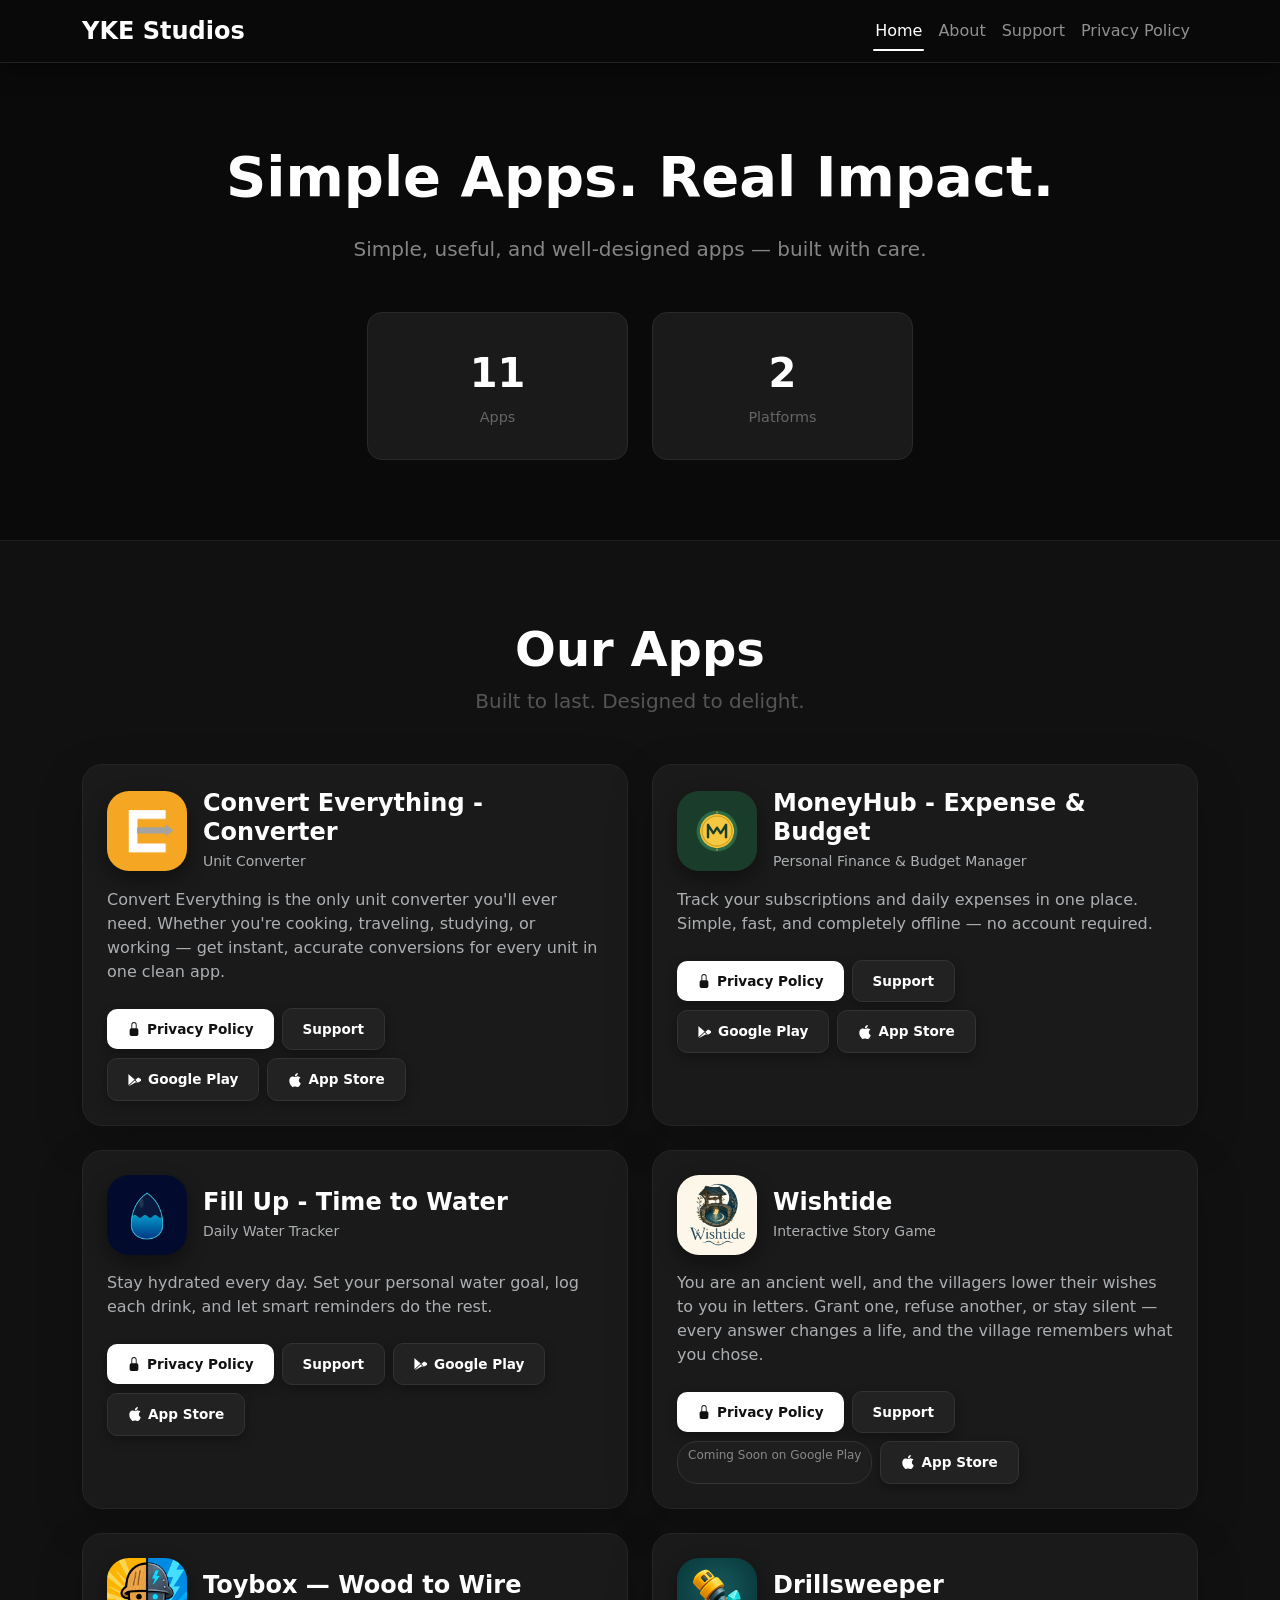
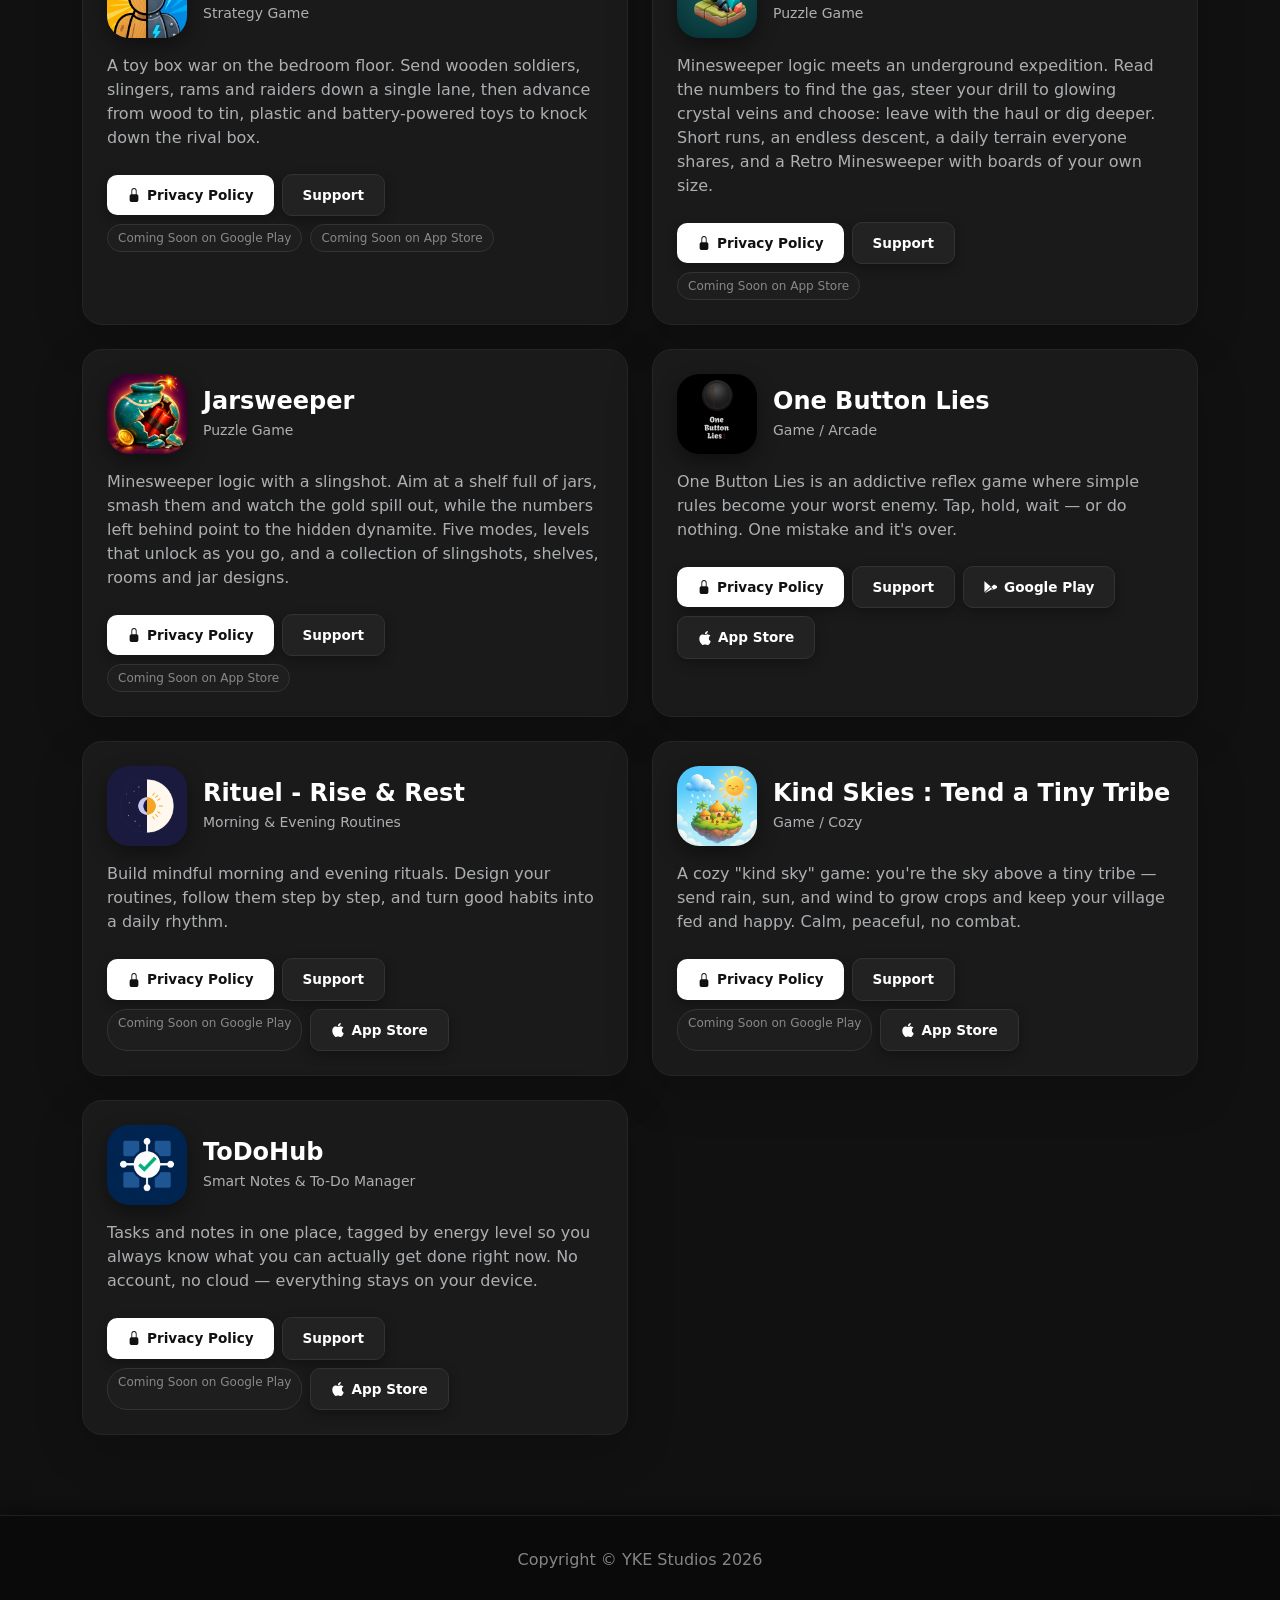
<file: index.html>
<!DOCTYPE html>
<html lang="en" data-bs-theme="dark">
<head>
  <meta charset="UTF-8" />
  <meta name="viewport" content="width=device-width, initial-scale=1.0" />
  <title>YKE Studios — Mobile Apps</title>
  <meta name="description" content="YKE Studios builds simple, useful, and well-designed mobile apps. Explore our apps built for Android with a focus on simplicity and performance." />
  <meta property="og:title" content="YKE Studios — Mobile Apps" />
  <meta property="og:description" content="Simple, useful, and well-designed apps — built with care." />
  <meta property="og:type" content="website" />
  <meta property="og:url" content="https://ykekizoglu.github.io/" />
  <meta name="twitter:card" content="summary" />
  <meta name="twitter:title" content="YKE Studios — Mobile Apps" />
  <meta name="twitter:description" content="Simple, useful, and well-designed apps — built with care." />
  <link rel="stylesheet" href="https://cdn.jsdelivr.net/npm/bootstrap@5.3.3/dist/css/bootstrap.min.css" />
  <link rel="stylesheet" href="/styles.css" />
  <style>
    /* HERO */
    .hero {
      background: #0a0a0a;
      padding: 80px 0;
      position: relative;
      overflow: hidden;
      border-bottom: 1px solid #1e1e1e;
    }
    .hero-content { position: relative; z-index: 1; }
    .hero h1 {
      font-size: clamp(2rem, 5vw, 3.5rem);
      font-weight: 800;
      color: #fff;
    }
    .hero .lead { color: rgba(255,255,255,0.5); }

    /* STATS */
    .stat-item {
      padding: 30px 20px;
      border-radius: 15px;
      background: #1a1a1a;
      border: 1px solid #2a2a2a;
      transition: all 0.4s cubic-bezier(0.4,0,0.2,1);
      cursor: default;
    }
    .stat-item:hover {
      transform: translateY(-8px) scale(1.05);
      background: #222;
      box-shadow: 0 20px 40px rgba(0,0,0,0.5);
      border-color: #444;
    }
    .stat-number {
      font-size: 2.5rem;
      font-weight: 800;
      color: #fff;
      font-variant-numeric: tabular-nums;
    }
    .stat-label { color: #666; font-size: 0.9rem; margin-top: 0.25rem; }

    :root { --accent: #fff; }

    /* APPS SECTION */
    .apps-section {
      background: #111;
      padding: 80px 0;
      flex: 1;
    }
    .section-title { font-weight: 800; color: #fff; }
    .section-subtitle { color: #555; }

    /* APP CARD */
    .app-card {
      background: #1a1a1a;
      border: 1px solid #252525 !important;
      border-radius: 20px !important;
      overflow: hidden;
      transition: all 0.4s cubic-bezier(0.4,0,0.2,1);
      position: relative;
    }
    .app-card::before {
      content: '';
      position: absolute;
      top: 0; left: -100%;
      width: 100%; height: 100%;
      background: linear-gradient(90deg, transparent, rgba(255,255,255,0.04), transparent);
      transition: left 0.6s ease;
      z-index: 0;
    }
    .app-card:hover { transform: translateY(-12px); box-shadow: 0 25px 50px rgba(0,0,0,0.6) !important; border-color: #444 !important; }
    .app-card:hover::before { left: 100%; }
    .app-card .card-body { position: relative; z-index: 1; }

    .app-icon {
      width: 80px; height: 80px;
      border-radius: 22px;
      object-fit: cover;
      flex-shrink: 0;
      box-shadow: 0 8px 20px rgba(0,0,0,0.4);
      transition: all 0.4s cubic-bezier(0.4,0,0.2,1);
    }
    .app-card:hover .app-icon { transform: scale(1.08) rotate(3deg); }

    .app-icon-placeholder {
      width: 80px; height: 80px;
      border-radius: 22px;
      background: #2a2a2a;
      display: flex; align-items: center; justify-content: center;
      font-size: 2rem;
      box-shadow: 0 8px 20px rgba(0,0,0,0.4);
      transition: all 0.4s cubic-bezier(0.4,0,0.2,1);
      flex-shrink: 0;
      border: 1px solid #333;
    }
    .app-card:hover .app-icon-placeholder { transform: scale(1.08) rotate(3deg); }

    .btn-privacy {
      background: #fff;
      border: none;
      padding: 10px 20px;
      border-radius: 10px;
      font-weight: 600;
      color: #111;
      font-size: 0.85rem;
      box-shadow: 0 4px 12px rgba(0,0,0,0.3);
      transition: all 0.3s cubic-bezier(0.4,0,0.2,1);
      text-decoration: none;
      display: inline-flex; align-items: center; gap: 6px;
    }
    .btn-privacy:hover { transform: translateY(-3px); box-shadow: 0 8px 24px rgba(0,0,0,0.4); color: #111; background: #e8e8e8; }

    .btn-support {
      background: #222;
      border: 1px solid #333;
      padding: 10px 20px;
      border-radius: 10px;
      font-weight: 600;
      color: #fff;
      font-size: 0.85rem;
      box-shadow: 0 4px 12px rgba(0,0,0,0.3);
      transition: all 0.3s cubic-bezier(0.4,0,0.2,1);
      text-decoration: none;
      display: inline-flex; align-items: center; gap: 6px;
    }
    .btn-support:hover { transform: translateY(-3px); box-shadow: 0 8px 24px rgba(0,0,0,0.4); color: #fff; background: #2e2e2e; border-color: #555; }

    .badge-soon {
      background: #1e1e1e;
      border: 1px solid #333;
      color: #888;
      font-size: 0.75rem;
      padding: 4px 10px;
      border-radius: 20px;
      font-weight: 500;
    }

    @media (max-width: 768px) {
      .hero { padding: 60px 0; }
      .app-icon, .app-icon-placeholder { width: 60px; height: 60px; font-size: 1.5rem; }
    }
  </style>
</head>
<body>

  <!-- NAV -->
  <nav class="navbar navbar-expand-lg navbar-dark sticky-top">
    <div class="container">
      <a class="navbar-brand" href="/">YKE Studios</a>
      <button class="navbar-toggler" type="button" data-bs-toggle="collapse" data-bs-target="#navMenu">
        <span class="navbar-toggler-icon"></span>
      </button>
      <div class="collapse navbar-collapse" id="navMenu">
        <ul class="navbar-nav ms-auto">
          <li class="nav-item"><a class="nav-link active" href="/">Home</a></li>
          <li class="nav-item"><a class="nav-link" href="/about.html">About</a></li>
          <li class="nav-item"><a class="nav-link" href="/support.html">Support</a></li>
          <li class="nav-item"><a class="nav-link" href="/privacy.html">Privacy Policy</a></li>
        </ul>
      </div>
    </div>
  </nav>

  <!-- HERO -->
  <section class="hero">
    <div class="container hero-content text-center">
      <h1 class="display-3 fw-bold mb-4">Simple Apps. Real Impact.</h1>
      <p class="lead fs-5 mb-5">Simple, useful, and well-designed apps — built with care.</p>
      <div class="row justify-content-center g-4">
        <div class="col-6 col-md-3">
          <div class="stat-item">
            <div class="stat-number counter" data-target="11">0</div>
            <div class="stat-label">Apps</div>
          </div>
        </div>
        <div class="col-6 col-md-3">
          <div class="stat-item">
            <div class="stat-number">2</div>
            <div class="stat-label">Platforms</div>
          </div>
        </div>
      </div>
    </div>
  </section>

  <!-- APPS -->
  <section class="apps-section" id="apps">
    <div class="container">
      <div class="text-center mb-5">
        <h2 class="display-5 fw-bold section-title">Our Apps</h2>
        <p class="lead section-subtitle">Built to last. Designed to delight.</p>
      </div>
      <div class="row g-4">

        <!-- Convert Everything -->
        <div class="col-lg-6">
          <div class="app-card card border-0 h-100 shadow-lg">
            <div class="card-body p-4">
              <div class="d-flex align-items-center mb-3 gap-3">
                <img src="/icon_convert_everything.png" alt="Convert Everything app icon" class="app-icon" />
                <div>
                  <h3 class="h4 fw-bold mb-1 text-white">Convert Everything - Converter</h3>
                  <p class="text-muted small mb-0">Unit Converter</p>
                </div>
              </div>
              <p class="card-text text-muted mb-4">Convert Everything is the only unit converter you'll ever need. Whether you're cooking, traveling, studying, or working — get instant, accurate conversions for every unit in one clean app.</p>
              <div class="d-flex gap-2 align-items-center flex-wrap mb-2">
                <a href="/privacy.html" class="btn-privacy">
                  <svg width="14" height="14" fill="currentColor" viewBox="0 0 16 16"><path d="M8 1a2 2 0 0 1 2 2v4H6V3a2 2 0 0 1 2-2zm3 6V3a3 3 0 0 0-6 0v4a2 2 0 0 0-2 2v5a2 2 0 0 0 2 2h6a2 2 0 0 0 2-2V9a2 2 0 0 0-2-2z"/></svg>
                  Privacy Policy
                </a>
                <a href="/support.html" class="btn-support">Support</a>
              </div>
              <div class="d-flex gap-2 flex-wrap">
                <a href="https://play.google.com/store/apps/details?id=com.ykestudios.converteverything" target="_blank" rel="noopener noreferrer" class="btn-support">
                  <svg width="14" height="14" fill="currentColor" viewBox="0 0 16 16"><path d="M14.222 9.374c1.037-.61 1.037-2.137 0-2.748L11.528 5.03 8.32 8l3.207 2.97 2.694-1.596zm-3.595 2.116L7.583 8.68 1.03 14.73c.27.15.601.158.906-.019l8.69-5.137zM.48 13.946V2.054c0-.428.26-.794.646-.972L7.58 7.32.48 13.946zM7.581 7.32L1.126 1.246C.83 1.07.507 1.086.232 1.24L7.58 7.32z"/></svg>
                  Google Play
                </a>
                <a href="https://apps.apple.com/tr/app/convert-everything-converter/id6778596997" target="_blank" rel="noopener noreferrer" class="btn-support">
                  <svg width="14" height="14" fill="currentColor" viewBox="0 0 16 16"><path d="M11.182.008C11.148-.03 9.923.023 8.857 1.18c-1.066 1.156-.902 2.482-.878 2.516.024.034 1.52.087 2.475-1.258.955-1.345.762-2.391.728-2.43zm3.314 11.733c-.048-.096-2.325-1.234-2.113-3.422.212-2.189 1.675-2.789 1.698-2.854.023-.065-.597-.79-1.254-1.157a3.692 3.692 0 0 0-1.563-.434c-.108-.003-.483-.095-1.254.116-.508.139-1.653.589-1.968.607-.316.018-1.256-.522-2.267-.665-.647-.125-1.333.131-1.824.328-.49.196-1.422.754-2.074 2.237-.652 1.482-.311 3.83-.067 4.56.244.729.625 1.924 1.273 2.796.576.984 1.34 1.667 1.659 1.899.319.232 1.219.386 1.843.067.502-.308 1.408-.485 1.766-.472.357.013 1.061.154 1.782.539.571.197 1.111.115 1.652-.105.541-.221 1.324-1.059 2.238-2.758.347-.79.505-1.217.473-1.231z"/></svg>
                  App Store
                </a>
              </div>
            </div>
          </div>
        </div>

        <!-- MoneyHub -->
        <div class="col-lg-6">
          <div class="app-card card border-0 h-100 shadow-lg">
            <div class="card-body p-4">
              <div class="d-flex align-items-center mb-3 gap-3">
                <img src="/icon_moneyhub.png" alt="MoneyHub app icon" class="app-icon" />
                <div>
                  <h3 class="h4 fw-bold mb-1 text-white">MoneyHub - Expense & Budget</h3>
                  <p class="text-muted small mb-0">Personal Finance & Budget Manager</p>
                </div>
              </div>
              <p class="card-text text-muted mb-4">Track your subscriptions and daily expenses in one place. Simple, fast, and completely offline — no account required.</p>
              <div class="d-flex gap-2 align-items-center flex-wrap mb-2">
                <a href="/privacy.html" class="btn-privacy">
                  <svg width="14" height="14" fill="currentColor" viewBox="0 0 16 16"><path d="M8 1a2 2 0 0 1 2 2v4H6V3a2 2 0 0 1 2-2zm3 6V3a3 3 0 0 0-6 0v4a2 2 0 0 0-2 2v5a2 2 0 0 0 2 2h6a2 2 0 0 0 2-2V9a2 2 0 0 0-2-2z"/></svg>
                  Privacy Policy
                </a>
                <a href="/support.html" class="btn-support">Support</a>
              </div>
              <div class="d-flex gap-2 flex-wrap">
                <a href="https://play.google.com/store/apps/details?id=com.ykestudios.moneyhub" target="_blank" rel="noopener noreferrer" class="btn-support">
                  <svg width="14" height="14" fill="currentColor" viewBox="0 0 16 16"><path d="M14.222 9.374c1.037-.61 1.037-2.137 0-2.748L11.528 5.03 8.32 8l3.207 2.97 2.694-1.596zm-3.595 2.116L7.583 8.68 1.03 14.73c.27.15.601.158.906-.019l8.69-5.137zM.48 13.946V2.054c0-.428.26-.794.646-.972L7.58 7.32.48 13.946zM7.581 7.32L1.126 1.246C.83 1.07.507 1.086.232 1.24L7.58 7.32z"/></svg>
                  Google Play
                </a>
                <a href="https://apps.apple.com/tr/app/moneyhub-expense-budget/id6778542924" target="_blank" rel="noopener noreferrer" class="btn-support">
                  <svg width="14" height="14" fill="currentColor" viewBox="0 0 16 16"><path d="M11.182.008C11.148-.03 9.923.023 8.857 1.18c-1.066 1.156-.902 2.482-.878 2.516.024.034 1.52.087 2.475-1.258.955-1.345.762-2.391.728-2.43zm3.314 11.733c-.048-.096-2.325-1.234-2.113-3.422.212-2.189 1.675-2.789 1.698-2.854.023-.065-.597-.79-1.254-1.157a3.692 3.692 0 0 0-1.563-.434c-.108-.003-.483-.095-1.254.116-.508.139-1.653.589-1.968.607-.316.018-1.256-.522-2.267-.665-.647-.125-1.333.131-1.824.328-.49.196-1.422.754-2.074 2.237-.652 1.482-.311 3.83-.067 4.56.244.729.625 1.924 1.273 2.796.576.984 1.34 1.667 1.659 1.899.319.232 1.219.386 1.843.067.502-.308 1.408-.485 1.766-.472.357.013 1.061.154 1.782.539.571.197 1.111.115 1.652-.105.541-.221 1.324-1.059 2.238-2.758.347-.79.505-1.217.473-1.231z"/></svg>
                  App Store
                </a>
              </div>
            </div>
          </div>
        </div>

        <!-- Fill Up -->
        <div class="col-lg-6">
          <div class="app-card card border-0 h-100 shadow-lg">
            <div class="card-body p-4">
              <div class="d-flex align-items-center mb-3 gap-3">
                <img src="/icon.png" alt="Fill Up app icon" class="app-icon" />
                <div>
                  <h3 class="h4 fw-bold mb-1 text-white">Fill Up - Time to Water</h3>
                  <p class="text-muted small mb-0">Daily Water Tracker</p>
                </div>
              </div>
              <p class="card-text text-muted mb-4">Stay hydrated every day. Set your personal water goal, log each drink, and let smart reminders do the rest.</p>
              <div class="d-flex gap-2 align-items-center flex-wrap">
                <a href="/privacy.html" class="btn-privacy">
                  <svg width="14" height="14" fill="currentColor" viewBox="0 0 16 16"><path d="M8 1a2 2 0 0 1 2 2v4H6V3a2 2 0 0 1 2-2zm3 6V3a3 3 0 0 0-6 0v4a2 2 0 0 0-2 2v5a2 2 0 0 0 2 2h6a2 2 0 0 0 2-2V9a2 2 0 0 0-2-2z"/></svg>
                  Privacy Policy
                </a>
                <a href="/support.html" class="btn-support">Support</a>
                <a href="https://play.google.com/store/apps/details?id=com.ykestudios.fillup" target="_blank" rel="noopener noreferrer" class="btn-support">
                  <svg width="14" height="14" fill="currentColor" viewBox="0 0 16 16"><path d="M14.222 9.374c1.037-.61 1.037-2.137 0-2.748L11.528 5.03 8.32 8l3.207 2.97 2.694-1.596zm-3.595 2.116L7.583 8.68 1.03 14.73c.27.15.601.158.906-.019l8.69-5.137zM.48 13.946V2.054c0-.428.26-.794.646-.972L7.58 7.32.48 13.946zM7.581 7.32L1.126 1.246C.83 1.07.507 1.086.232 1.24L7.58 7.32z"/></svg>
                  Google Play
                </a>
                <a href="https://apps.apple.com/tr/app/fill-up-time-to-water/id6778389427" target="_blank" rel="noopener noreferrer" class="btn-support">
                  <svg width="14" height="14" fill="currentColor" viewBox="0 0 16 16"><path d="M11.182.008C11.148-.03 9.923.023 8.857 1.18c-1.066 1.156-.902 2.482-.878 2.516.024.034 1.52.087 2.475-1.258.955-1.345.762-2.391.728-2.43zm3.314 11.733c-.048-.096-2.325-1.234-2.113-3.422.212-2.189 1.675-2.789 1.698-2.854.023-.065-.597-.79-1.254-1.157a3.692 3.692 0 0 0-1.563-.434c-.108-.003-.483-.095-1.254.116-.508.139-1.653.589-1.968.607-.316.018-1.256-.522-2.267-.665-.647-.125-1.333.131-1.824.328-.49.196-1.422.754-2.074 2.237-.652 1.482-.311 3.83-.067 4.56.244.729.625 1.924 1.273 2.796.576.984 1.34 1.667 1.659 1.899.319.232 1.219.386 1.843.067.502-.308 1.408-.485 1.766-.472.357.013 1.061.154 1.782.539.571.197 1.111.115 1.652-.105.541-.221 1.324-1.059 2.238-2.758.347-.79.505-1.217.473-1.231z"/></svg>
                  App Store
                </a>
              </div>
            </div>
          </div>
        </div>

        <!-- Wishtide -->
        <div class="col-lg-6">
          <div class="app-card card border-0 h-100 shadow-lg">
            <div class="card-body p-4">
              <div class="d-flex align-items-center mb-3 gap-3">
                <img src="/icon_wishtide.png" alt="Wishtide app icon" class="app-icon" />
                <div>
                  <h3 class="h4 fw-bold mb-1 text-white">Wishtide</h3>
                  <p class="text-muted small mb-0">Interactive Story Game</p>
                </div>
              </div>
              <p class="card-text text-muted mb-4">You are an ancient well, and the villagers lower their wishes to you in letters. Grant one, refuse another, or stay silent — every answer changes a life, and the village remembers what you chose.</p>
              <div class="d-flex gap-2 align-items-center flex-wrap">
                <a href="/privacy.html" class="btn-privacy">
                  <svg width="14" height="14" fill="currentColor" viewBox="0 0 16 16"><path d="M8 1a2 2 0 0 1 2 2v4H6V3a2 2 0 0 1 2-2zm3 6V3a3 3 0 0 0-6 0v4a2 2 0 0 0-2 2v5a2 2 0 0 0 2 2h6a2 2 0 0 0 2-2V9a2 2 0 0 0-2-2z"/></svg>
                  Privacy Policy
                </a>
                <a href="/support.html" class="btn-support">Support</a>
              </div>
              <div class="d-flex gap-2 flex-wrap mt-2">
                <span class="badge-soon">Coming Soon on Google Play</span>
                <a href="https://apps.apple.com/tr/app/wishtide/id6796697732" target="_blank" rel="noopener noreferrer" class="btn-support">
                  <svg width="14" height="14" fill="currentColor" viewBox="0 0 16 16"><path d="M11.182.008C11.148-.03 9.923.023 8.857 1.18c-1.066 1.156-.902 2.482-.878 2.516.024.034 1.52.087 2.475-1.258.955-1.345.762-2.391.728-2.43zm3.314 11.733c-.048-.096-2.325-1.234-2.113-3.422.212-2.189 1.675-2.789 1.698-2.854.023-.065-.597-.79-1.254-1.157a3.692 3.692 0 0 0-1.563-.434c-.108-.003-.483-.095-1.254.116-.508.139-1.653.589-1.968.607-.316.018-1.256-.522-2.267-.665-.647-.125-1.333.131-1.824.328-.49.196-1.422.754-2.074 2.237-.652 1.482-.311 3.83-.067 4.56.244.729.625 1.924 1.273 2.796.576.984 1.34 1.667 1.659 1.899.319.232 1.219.386 1.843.067.502-.308 1.408-.485 1.766-.472.357.013 1.061.154 1.782.539.571.197 1.111.115 1.652-.105.541-.221 1.324-1.059 2.238-2.758.347-.79.505-1.217.473-1.231z"/></svg>
                  App Store
                </a>
              </div>
            </div>
          </div>
        </div>

        <!-- Toybox -->
        <div class="col-lg-6">
          <div class="app-card card border-0 h-100 shadow-lg">
            <div class="card-body p-4">
              <div class="d-flex align-items-center mb-3 gap-3">
                <img src="/icon_toybox.png" alt="Toybox app icon" class="app-icon" />
                <div>
                  <h3 class="h4 fw-bold mb-1 text-white">Toybox — Wood to Wire</h3>
                  <p class="text-muted small mb-0">Strategy Game</p>
                </div>
              </div>
              <p class="card-text text-muted mb-4">A toy box war on the bedroom floor. Send wooden soldiers, slingers, rams and raiders down a single lane, then advance from wood to tin, plastic and battery-powered toys to knock down the rival box.</p>
              <div class="d-flex gap-2 align-items-center flex-wrap">
                <a href="/privacy.html" class="btn-privacy">
                  <svg width="14" height="14" fill="currentColor" viewBox="0 0 16 16"><path d="M8 1a2 2 0 0 1 2 2v4H6V3a2 2 0 0 1 2-2zm3 6V3a3 3 0 0 0-6 0v4a2 2 0 0 0-2 2v5a2 2 0 0 0 2 2h6a2 2 0 0 0 2-2V9a2 2 0 0 0-2-2z"/></svg>
                  Privacy Policy
                </a>
                <a href="/support.html" class="btn-support">Support</a>
              </div>
              <div class="d-flex gap-2 flex-wrap mt-2">
                <span class="badge-soon">Coming Soon on Google Play</span>
                <span class="badge-soon">Coming Soon on App Store</span>
              </div>
            </div>
          </div>
        </div>

        <!-- Drillsweeper -->
        <div class="col-lg-6">
          <div class="app-card card border-0 h-100 shadow-lg">
            <div class="card-body p-4">
              <div class="d-flex align-items-center mb-3 gap-3">
                <img src="/icon_drillsweeper.png" alt="Drillsweeper app icon" class="app-icon" />
                <div>
                  <h3 class="h4 fw-bold mb-1 text-white">Drillsweeper</h3>
                  <p class="text-muted small mb-0">Puzzle Game</p>
                </div>
              </div>
              <p class="card-text text-muted mb-4">Minesweeper logic meets an underground expedition. Read the numbers to find the gas, steer your drill to glowing crystal veins and choose: leave with the haul or dig deeper. Short runs, an endless descent, a daily terrain everyone shares, and a Retro Minesweeper with boards of your own size.</p>
              <div class="d-flex gap-2 align-items-center flex-wrap">
                <a href="/privacy.html" class="btn-privacy">
                  <svg width="14" height="14" fill="currentColor" viewBox="0 0 16 16"><path d="M8 1a2 2 0 0 1 2 2v4H6V3a2 2 0 0 1 2-2zm3 6V3a3 3 0 0 0-6 0v4a2 2 0 0 0-2 2v5a2 2 0 0 0 2 2h6a2 2 0 0 0 2-2V9a2 2 0 0 0-2-2z"/></svg>
                  Privacy Policy
                </a>
                <a href="/support.html" class="btn-support">Support</a>
              </div>
              <div class="d-flex gap-2 flex-wrap mt-2">
                <span class="badge-soon">Coming Soon on App Store</span>
              </div>
            </div>
          </div>
        </div>

        <!-- Jarsweeper -->
        <div class="col-lg-6">
          <div class="app-card card border-0 h-100 shadow-lg">
            <div class="card-body p-4">
              <div class="d-flex align-items-center mb-3 gap-3">
                <img src="/icon_jarsweeper.png" alt="Jarsweeper app icon" class="app-icon" />
                <div>
                  <h3 class="h4 fw-bold mb-1 text-white">Jarsweeper</h3>
                  <p class="text-muted small mb-0">Puzzle Game</p>
                </div>
              </div>
              <p class="card-text text-muted mb-4">Minesweeper logic with a slingshot. Aim at a shelf full of jars, smash them and watch the gold spill out, while the numbers left behind point to the hidden dynamite. Five modes, levels that unlock as you go, and a collection of slingshots, shelves, rooms and jar designs.</p>
              <div class="d-flex gap-2 align-items-center flex-wrap">
                <a href="/privacy.html" class="btn-privacy">
                  <svg width="14" height="14" fill="currentColor" viewBox="0 0 16 16"><path d="M8 1a2 2 0 0 1 2 2v4H6V3a2 2 0 0 1 2-2zm3 6V3a3 3 0 0 0-6 0v4a2 2 0 0 0-2 2v5a2 2 0 0 0 2 2h6a2 2 0 0 0 2-2V9a2 2 0 0 0-2-2z"/></svg>
                  Privacy Policy
                </a>
                <a href="/support.html" class="btn-support">Support</a>
              </div>
              <div class="d-flex gap-2 flex-wrap mt-2">
                <span class="badge-soon">Coming Soon on App Store</span>
              </div>
            </div>
          </div>
        </div>

        <!-- One Button Lies -->
        <div class="col-lg-6">
          <div class="app-card card border-0 h-100 shadow-lg">
            <div class="card-body p-4">
              <div class="d-flex align-items-center mb-3 gap-3">
                <img src="/icon_one_button_lies.png" alt="One Button Lies app icon" class="app-icon" />
                <div>
                  <h3 class="h4 fw-bold mb-1 text-white">One Button Lies</h3>
                  <p class="text-muted small mb-0">Game / Arcade</p>
                </div>
              </div>
              <p class="card-text text-muted mb-4">One Button Lies is an addictive reflex game where simple rules become your worst enemy. Tap, hold, wait — or do nothing. One mistake and it's over.</p>
              <div class="d-flex gap-2 align-items-center flex-wrap">
                <a href="/privacy.html" class="btn-privacy">
                  <svg width="14" height="14" fill="currentColor" viewBox="0 0 16 16"><path d="M8 1a2 2 0 0 1 2 2v4H6V3a2 2 0 0 1 2-2zm3 6V3a3 3 0 0 0-6 0v4a2 2 0 0 0-2 2v5a2 2 0 0 0 2 2h6a2 2 0 0 0 2-2V9a2 2 0 0 0-2-2z"/></svg>
                  Privacy Policy
                </a>
                <a href="/support.html" class="btn-support">Support</a>
                <a href="https://play.google.com/store/apps/details?id=com.ykestudios.onebuttonlies" target="_blank" rel="noopener noreferrer" class="btn-support">
                  <svg width="14" height="14" fill="currentColor" viewBox="0 0 16 16"><path d="M14.222 9.374c1.037-.61 1.037-2.137 0-2.748L11.528 5.03 8.32 8l3.207 2.97 2.694-1.596zm-3.595 2.116L7.583 8.68 1.03 14.73c.27.15.601.158.906-.019l8.69-5.137zM.48 13.946V2.054c0-.428.26-.794.646-.972L7.58 7.32.48 13.946zM7.581 7.32L1.126 1.246C.83 1.07.507 1.086.232 1.24L7.58 7.32z"/></svg>
                  Google Play
                </a>
                <a href="https://apps.apple.com/tr/app/one-button-lies/id6778979292" target="_blank" rel="noopener noreferrer" class="btn-support">
                  <svg width="14" height="14" fill="currentColor" viewBox="0 0 16 16"><path d="M11.182.008C11.148-.03 9.923.023 8.857 1.18c-1.066 1.156-.902 2.482-.878 2.516.024.034 1.52.087 2.475-1.258.955-1.345.762-2.391.728-2.43zm3.314 11.733c-.048-.096-2.325-1.234-2.113-3.422.212-2.189 1.675-2.789 1.698-2.854.023-.065-.597-.79-1.254-1.157a3.692 3.692 0 0 0-1.563-.434c-.108-.003-.483-.095-1.254.116-.508.139-1.653.589-1.968.607-.316.018-1.256-.522-2.267-.665-.647-.125-1.333.131-1.824.328-.49.196-1.422.754-2.074 2.237-.652 1.482-.311 3.83-.067 4.56.244.729.625 1.924 1.273 2.796.576.984 1.34 1.667 1.659 1.899.319.232 1.219.386 1.843.067.502-.308 1.408-.485 1.766-.472.357.013 1.061.154 1.782.539.571.197 1.111.115 1.652-.105.541-.221 1.324-1.059 2.238-2.758.347-.79.505-1.217.473-1.231z"/></svg>
                  App Store
                </a>
              </div>
            </div>
          </div>
        </div>

        <!-- Rituel -->
        <div class="col-lg-6">
          <div class="app-card card border-0 h-100 shadow-lg">
            <div class="card-body p-4">
              <div class="d-flex align-items-center mb-3 gap-3">
                <img src="/icon_rituel.png" alt="Rituel app icon" class="app-icon" />
                <div>
                  <h3 class="h4 fw-bold mb-1 text-white">Rituel - Rise & Rest</h3>
                  <p class="text-muted small mb-0">Morning & Evening Routines</p>
                </div>
              </div>
              <p class="card-text text-muted mb-4">Build mindful morning and evening rituals. Design your routines, follow them step by step, and turn good habits into a daily rhythm.</p>
              <div class="d-flex gap-2 align-items-center flex-wrap mb-2">
                <a href="/privacy.html" class="btn-privacy">
                  <svg width="14" height="14" fill="currentColor" viewBox="0 0 16 16"><path d="M8 1a2 2 0 0 1 2 2v4H6V3a2 2 0 0 1 2-2zm3 6V3a3 3 0 0 0-6 0v4a2 2 0 0 0-2 2v5a2 2 0 0 0 2 2h6a2 2 0 0 0 2-2V9a2 2 0 0 0-2-2z"/></svg>
                  Privacy Policy
                </a>
                <a href="/support.html" class="btn-support">Support</a>
              </div>
              <div class="d-flex gap-2 flex-wrap">
                <span class="badge-soon">Coming Soon on Google Play</span>
                <a href="https://apps.apple.com/tr/app/rituel-rise-rest/id6779354155" target="_blank" rel="noopener noreferrer" class="btn-support">
                  <svg width="14" height="14" fill="currentColor" viewBox="0 0 16 16"><path d="M11.182.008C11.148-.03 9.923.023 8.857 1.18c-1.066 1.156-.902 2.482-.878 2.516.024.034 1.52.087 2.475-1.258.955-1.345.762-2.391.728-2.43zm3.314 11.733c-.048-.096-2.325-1.234-2.113-3.422.212-2.189 1.675-2.789 1.698-2.854.023-.065-.597-.79-1.254-1.157a3.692 3.692 0 0 0-1.563-.434c-.108-.003-.483-.095-1.254.116-.508.139-1.653.589-1.968.607-.316.018-1.256-.522-2.267-.665-.647-.125-1.333.131-1.824.328-.49.196-1.422.754-2.074 2.237-.652 1.482-.311 3.83-.067 4.56.244.729.625 1.924 1.273 2.796.576.984 1.34 1.667 1.659 1.899.319.232 1.219.386 1.843.067.502-.308 1.408-.485 1.766-.472.357.013 1.061.154 1.782.539.571.197 1.111.115 1.652-.105.541-.221 1.324-1.059 2.238-2.758.347-.79.505-1.217.473-1.231z"/></svg>
                  App Store
                </a>
              </div>
            </div>
          </div>
        </div>

        <!-- Kind Skies -->
        <div class="col-lg-6">
          <div class="app-card card border-0 h-100 shadow-lg">
            <div class="card-body p-4">
              <div class="d-flex align-items-center mb-3 gap-3">
                <img src="/icon_kind_skies.png" alt="Kind Skies app icon" class="app-icon" />
                <div>
                  <h3 class="h4 fw-bold mb-1 text-white">Kind Skies : Tend a Tiny Tribe</h3>
                  <p class="text-muted small mb-0">Game / Cozy</p>
                </div>
              </div>
              <p class="card-text text-muted mb-4">A cozy "kind sky" game: you're the sky above a tiny tribe — send rain, sun, and wind to grow crops and keep your village fed and happy. Calm, peaceful, no combat.</p>
              <div class="d-flex gap-2 align-items-center flex-wrap mb-2">
                <a href="/privacy.html" class="btn-privacy">
                  <svg width="14" height="14" fill="currentColor" viewBox="0 0 16 16"><path d="M8 1a2 2 0 0 1 2 2v4H6V3a2 2 0 0 1 2-2zm3 6V3a3 3 0 0 0-6 0v4a2 2 0 0 0-2 2v5a2 2 0 0 0 2 2h6a2 2 0 0 0 2-2V9a2 2 0 0 0-2-2z"/></svg>
                  Privacy Policy
                </a>
                <a href="/support.html" class="btn-support">Support</a>
              </div>
              <div class="d-flex gap-2 flex-wrap">
                <span class="badge-soon">Coming Soon on Google Play</span>
                <a href="https://apps.apple.com/tr/app/kind-skies-tend-a-tiny-tribe/id6785314840" target="_blank" rel="noopener noreferrer" class="btn-support">
                  <svg width="14" height="14" fill="currentColor" viewBox="0 0 16 16"><path d="M11.182.008C11.148-.03 9.923.023 8.857 1.18c-1.066 1.156-.902 2.482-.878 2.516.024.034 1.52.087 2.475-1.258.955-1.345.762-2.391.728-2.43zm3.314 11.733c-.048-.096-2.325-1.234-2.113-3.422.212-2.189 1.675-2.789 1.698-2.854.023-.065-.597-.79-1.254-1.157a3.692 3.692 0 0 0-1.563-.434c-.108-.003-.483-.095-1.254.116-.508.139-1.653.589-1.968.607-.316.018-1.256-.522-2.267-.665-.647-.125-1.333.131-1.824.328-.49.196-1.422.754-2.074 2.237-.652 1.482-.311 3.83-.067 4.56.244.729.625 1.924 1.273 2.796.576.984 1.34 1.667 1.659 1.899.319.232 1.219.386 1.843.067.502-.308 1.408-.485 1.766-.472.357.013 1.061.154 1.782.539.571.197 1.111.115 1.652-.105.541-.221 1.324-1.059 2.238-2.758.347-.79.505-1.217.473-1.231z"/></svg>
                  App Store
                </a>
              </div>
            </div>
          </div>
        </div>

        <!-- ToDoHub -->
        <div class="col-lg-6">
          <div class="app-card card border-0 h-100 shadow-lg">
            <div class="card-body p-4">
              <div class="d-flex align-items-center mb-3 gap-3">
                <img src="/icon_todohub.png" alt="ToDoHub app icon" class="app-icon" />
                <div>
                  <h3 class="h4 fw-bold mb-1 text-white">ToDoHub</h3>
                  <p class="text-muted small mb-0">Smart Notes &amp; To-Do Manager</p>
                </div>
              </div>
              <p class="card-text text-muted mb-4">Tasks and notes in one place, tagged by energy level so you always know what you can actually get done right now. No account, no cloud — everything stays on your device.</p>
              <div class="d-flex gap-2 align-items-center flex-wrap mb-2">
                <a href="/privacy.html" class="btn-privacy">
                  <svg width="14" height="14" fill="currentColor" viewBox="0 0 16 16"><path d="M8 1a2 2 0 0 1 2 2v4H6V3a2 2 0 0 1 2-2zm3 6V3a3 3 0 0 0-6 0v4a2 2 0 0 0-2 2v5a2 2 0 0 0 2 2h6a2 2 0 0 0 2-2V9a2 2 0 0 0-2-2z"/></svg>
                  Privacy Policy
                </a>
                <a href="/support.html" class="btn-support">Support</a>
              </div>
              <div class="d-flex gap-2 flex-wrap">
                <span class="badge-soon">Coming Soon on Google Play</span>
                <a href="https://apps.apple.com/tr/app/todohub-tasks-notes/id6799535751" target="_blank" rel="noopener noreferrer" class="btn-support">
                  <svg width="14" height="14" fill="currentColor" viewBox="0 0 16 16"><path d="M11.182.008C11.148-.03 9.923.023 8.857 1.18c-1.066 1.156-.902 2.482-.878 2.516.024.034 1.52.087 2.475-1.258.955-1.345.762-2.391.728-2.43zm3.314 11.733c-.048-.096-2.325-1.234-2.113-3.422.212-2.189 1.675-2.789 1.698-2.854.023-.065-.597-.79-1.254-1.157a3.692 3.692 0 0 0-1.563-.434c-.108-.003-.483-.095-1.254.116-.508.139-1.653.589-1.968.607-.316.018-1.256-.522-2.267-.665-.647-.125-1.333.131-1.824.328-.49.196-1.422.754-2.074 2.237-.652 1.482-.311 3.83-.067 4.56.244.729.625 1.924 1.273 2.796.576.984 1.34 1.667 1.659 1.899.319.232 1.219.386 1.843.067.502-.308 1.408-.485 1.766-.472.357.013 1.061.154 1.782.539.571.197 1.111.115 1.652-.105.541-.221 1.324-1.059 2.238-2.758.347-.79.505-1.217.473-1.231z"/></svg>
                  App Store
                </a>
              </div>
            </div>
          </div>
        </div>

      </div>
    </div>
  </section>

  <!-- FOOTER -->
  <footer class="mt-auto">
    <div class="container text-center">
      <p class="m-0 text-white-50">Copyright &copy; YKE Studios 2026</p>
    </div>
  </footer>

  <script src="https://cdn.jsdelivr.net/npm/bootstrap@5.3.3/dist/js/bootstrap.bundle.min.js"></script>
  <script>
    function easeOutExpo(t) { return t === 1 ? 1 : 1 - Math.pow(2, -10 * t); }

    document.querySelectorAll('.counter').forEach(el => {
      const target = +el.dataset.target;
      const duration = 2000;
      const fps = 60;
      const frames = duration / (1000 / fps);
      let frame = 0;
      const observer = new IntersectionObserver(entries => {
        if (!entries[0].isIntersecting) return;
        observer.disconnect();
        setTimeout(() => {
          const interval = setInterval(() => {
            frame++;
            el.textContent = Math.round(easeOutExpo(frame / frames) * target);
            if (frame >= frames) { el.textContent = target; clearInterval(interval); }
          }, 1000 / fps);
        }, 200);
      });
      observer.observe(el);
    });
  </script>
</body>
</html>
</file>
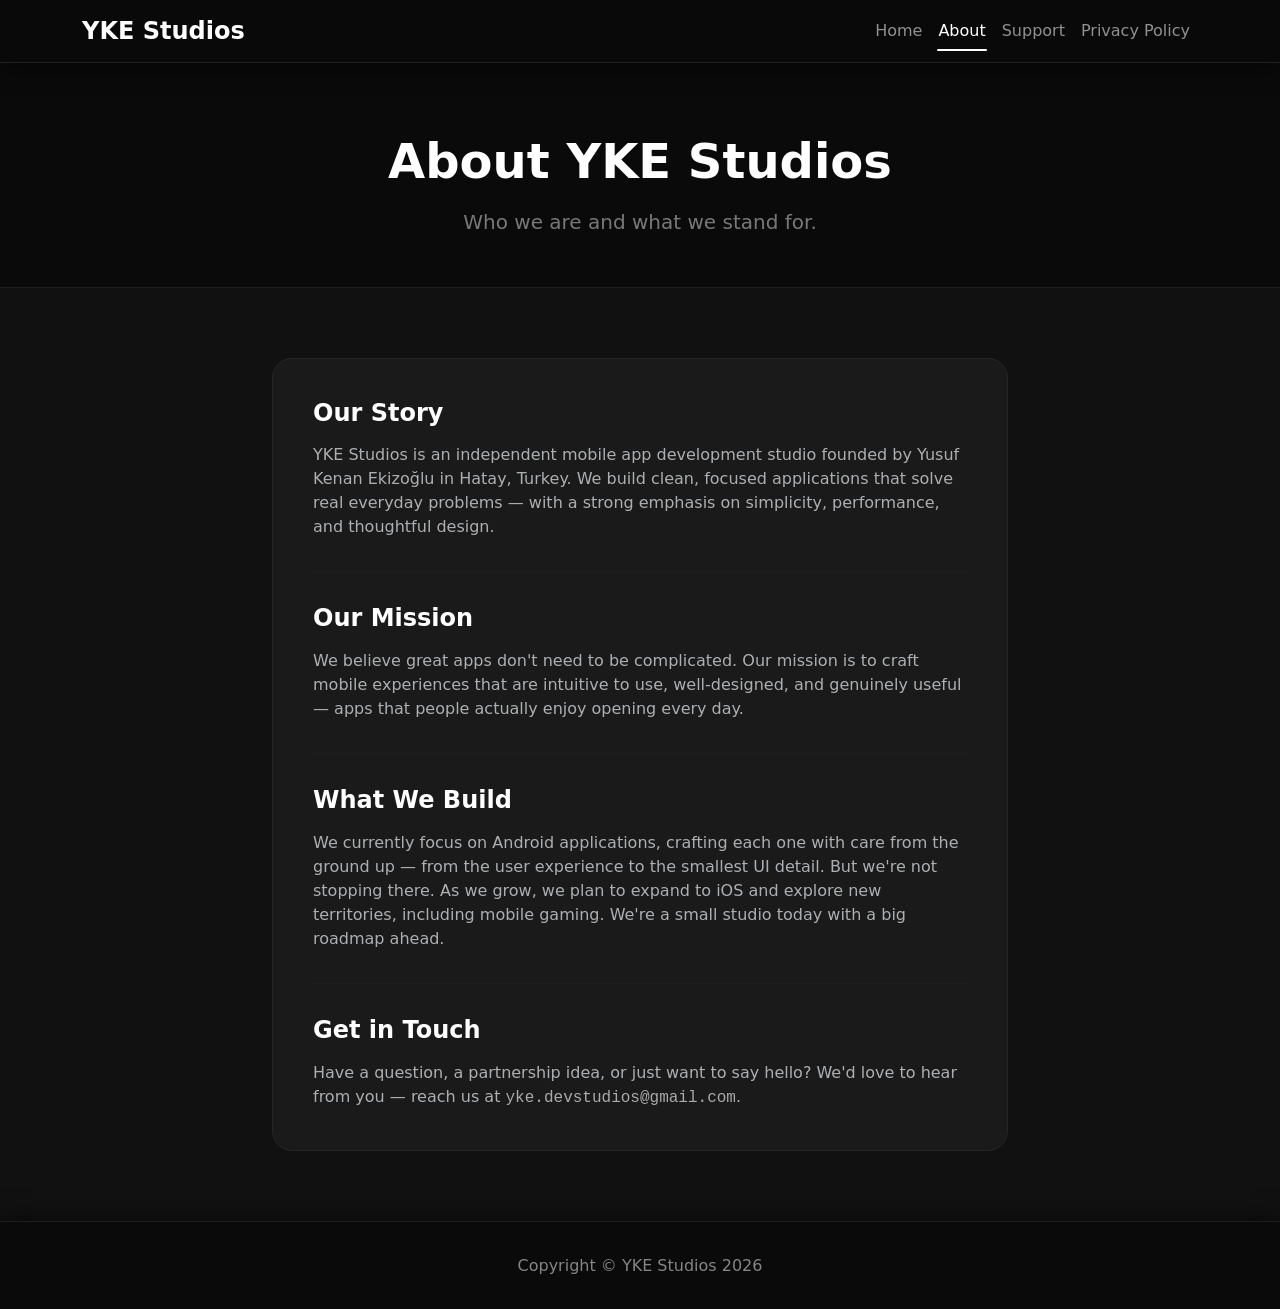
<file: about.html>
<!DOCTYPE html>
<html lang="en" data-bs-theme="dark">
<head>
  <meta charset="UTF-8" />
  <meta name="viewport" content="width=device-width, initial-scale=1.0" />
  <title>About — YKE Studios</title>
  <meta name="description" content="YKE Studios is an independent mobile app development studio founded by Yusuf Kenan Ekizoğlu in Hatay, Turkey. We build clean, focused applications." />
  <meta property="og:title" content="About — YKE Studios" />
  <meta property="og:description" content="Who we are and what we stand for. Independent mobile app studio building simple, useful apps." />
  <meta property="og:type" content="website" />
  <meta property="og:url" content="https://ykekizoglu.github.io/about.html" />
  <meta name="twitter:card" content="summary" />
  <meta name="twitter:title" content="About — YKE Studios" />
  <meta name="twitter:description" content="Who we are and what we stand for. Independent mobile app studio building simple, useful apps." />
  <link rel="stylesheet" href="https://cdn.jsdelivr.net/npm/bootstrap@5.3.3/dist/css/bootstrap.min.css" />
  <link rel="stylesheet" href="/styles.css" />
  <style>
    .divider {
      border-color: #252525;
      margin: 2rem 0;
    }

    .btn-contact {
      background: #fff;
      border: none;
      padding: 12px 28px;
      border-radius: 12px;
      font-weight: 600;
      color: #111;
      font-size: 0.9rem;
      text-decoration: none;
      display: inline-flex;
      align-items: center;
      gap: 8px;
      transition: all 0.3s cubic-bezier(0.4,0,0.2,1);
    }
    .btn-contact:hover { transform: translateY(-3px); box-shadow: 0 8px 24px rgba(0,0,0,0.4); color: #111; background: #e8e8e8; }

  </style>
</head>
<body>

  <!-- NAV -->
  <nav class="navbar navbar-expand-lg navbar-dark sticky-top">
    <div class="container">
      <a class="navbar-brand" href="/">YKE Studios</a>
      <button class="navbar-toggler" type="button" data-bs-toggle="collapse" data-bs-target="#navMenu">
        <span class="navbar-toggler-icon"></span>
      </button>
      <div class="collapse navbar-collapse" id="navMenu">
        <ul class="navbar-nav ms-auto">
          <li class="nav-item"><a class="nav-link" href="/">Home</a></li>
          <li class="nav-item"><a class="nav-link active" href="/about.html">About</a></li>
          <li class="nav-item"><a class="nav-link" href="/support.html">Support</a></li>
          <li class="nav-item"><a class="nav-link" href="/privacy.html">Privacy Policy</a></li>
        </ul>
      </div>
    </div>
  </nav>

  <!-- PAGE HEADER -->
  <section class="page-header">
    <div class="container text-center">
      <h1 class="fw-bold mb-3">About YKE Studios</h1>
      <p class="lead mb-0">Who we are and what we stand for.</p>
    </div>
  </section>

  <!-- CONTENT -->
  <section class="content-section">
    <div class="container">
      <div class="row justify-content-center g-4">

        <div class="col-lg-8">
          <div class="info-card">
            <h2 class="h4 fw-bold text-white mb-3">Our Story</h2>
            <p class="text-muted mb-0">YKE Studios is an independent mobile app development studio founded by Yusuf Kenan Ekizoğlu in Hatay, Turkey. We build clean, focused applications that solve real everyday problems — with a strong emphasis on simplicity, performance, and thoughtful design.</p>
            <hr class="divider">
            <h2 class="h4 fw-bold text-white mb-3">Our Mission</h2>
            <p class="text-muted mb-0">We believe great apps don't need to be complicated. Our mission is to craft mobile experiences that are intuitive to use, well-designed, and genuinely useful — apps that people actually enjoy opening every day.</p>
            <hr class="divider">
            <h2 class="h4 fw-bold text-white mb-3">What We Build</h2>
            <p class="text-muted mb-0">We currently focus on Android applications, crafting each one with care from the ground up — from the user experience to the smallest UI detail. But we're not stopping there. As we grow, we plan to expand to iOS and explore new territories, including mobile gaming. We're a small studio today with a big roadmap ahead.</p>
            <hr class="divider">
            <h2 class="h4 fw-bold text-white mb-3">Get in Touch</h2>
            <p class="text-muted mb-0">Have a question, a partnership idea, or just want to say hello? We'd love to hear from you — reach us at <span class="obf-email" data-u="yke.devstudios" data-d="gmail.com" style="color: #aaa; font-family: monospace; font-size: 1rem;"></span>.</p>
          </div>
        </div>

      </div>
    </div>
  </section>

  <!-- FOOTER -->
  <footer class="mt-auto">
    <div class="container text-center">
      <p class="m-0 text-white-50">Copyright &copy; YKE Studios 2026</p>
    </div>
  </footer>

  <script src="https://cdn.jsdelivr.net/npm/bootstrap@5.3.3/dist/js/bootstrap.bundle.min.js"></script>
  <script src="/scripts.js"></script>
</body>
</html>
</file>
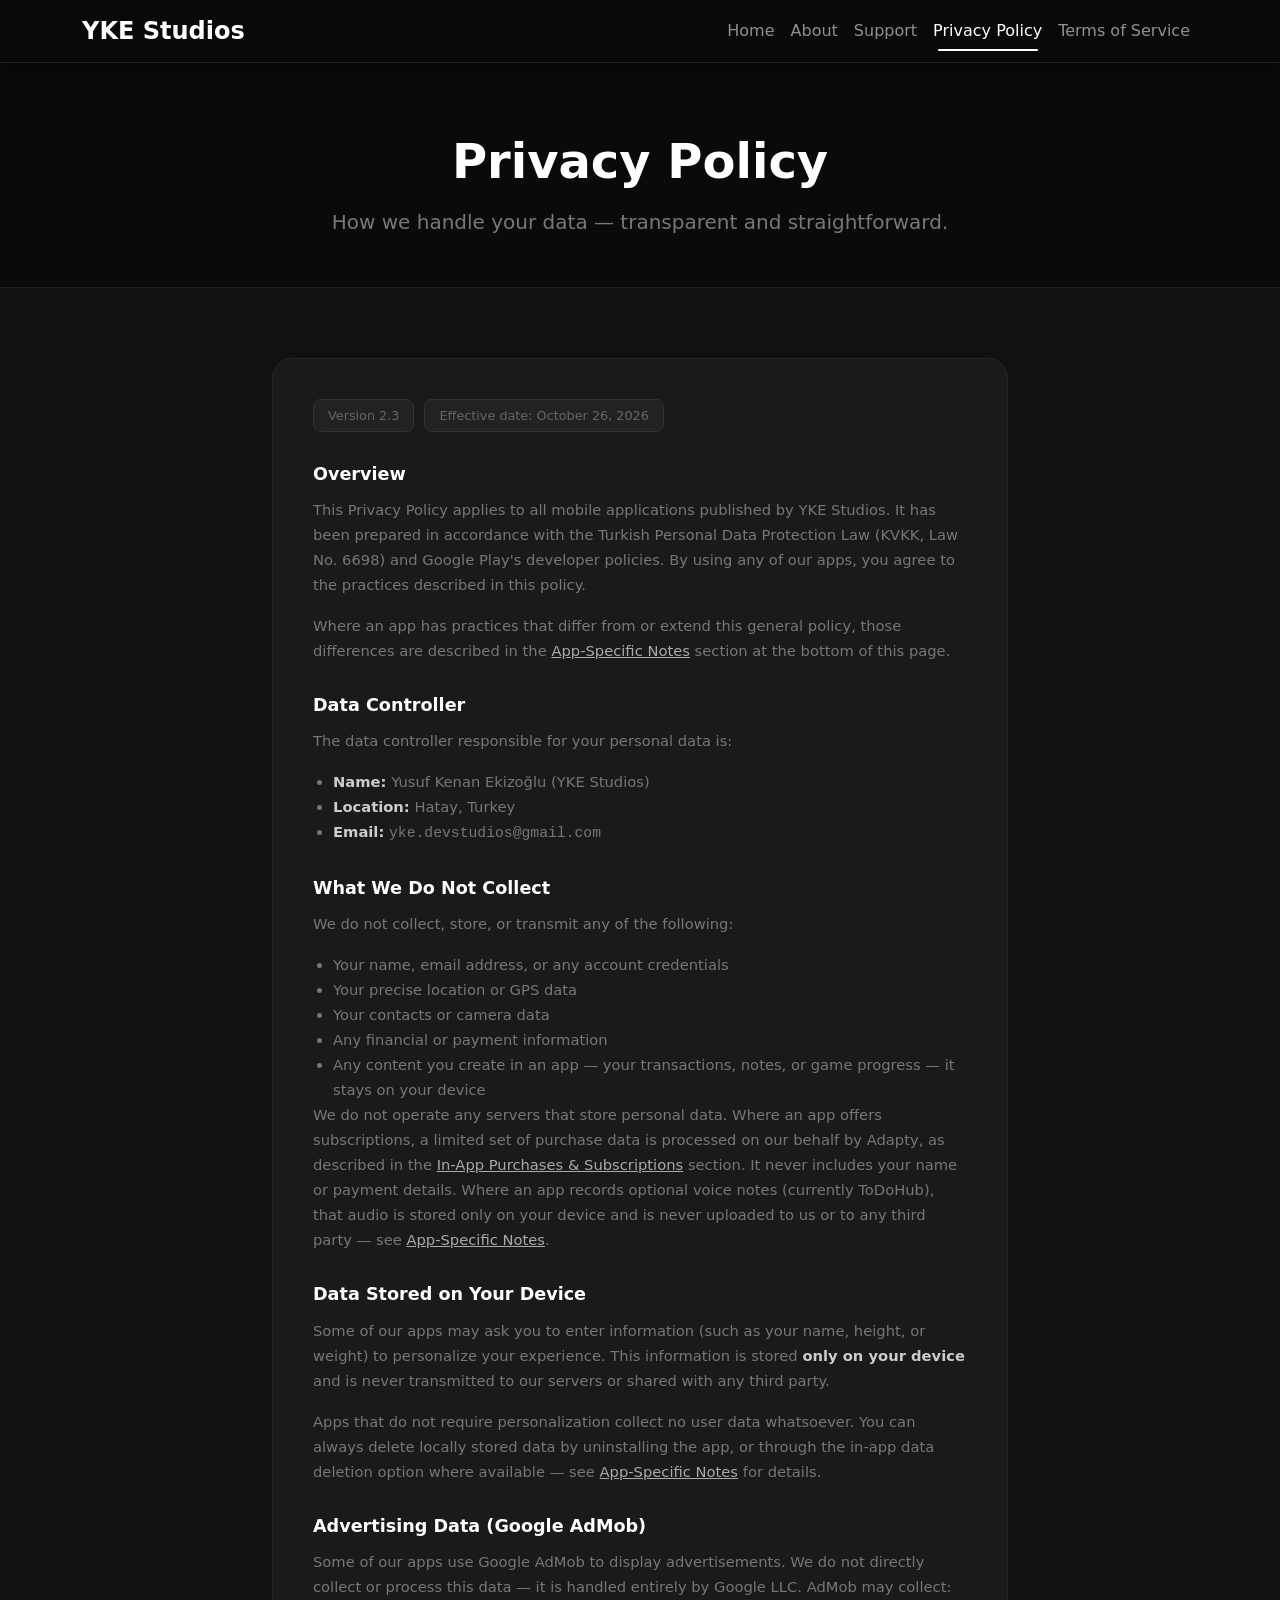
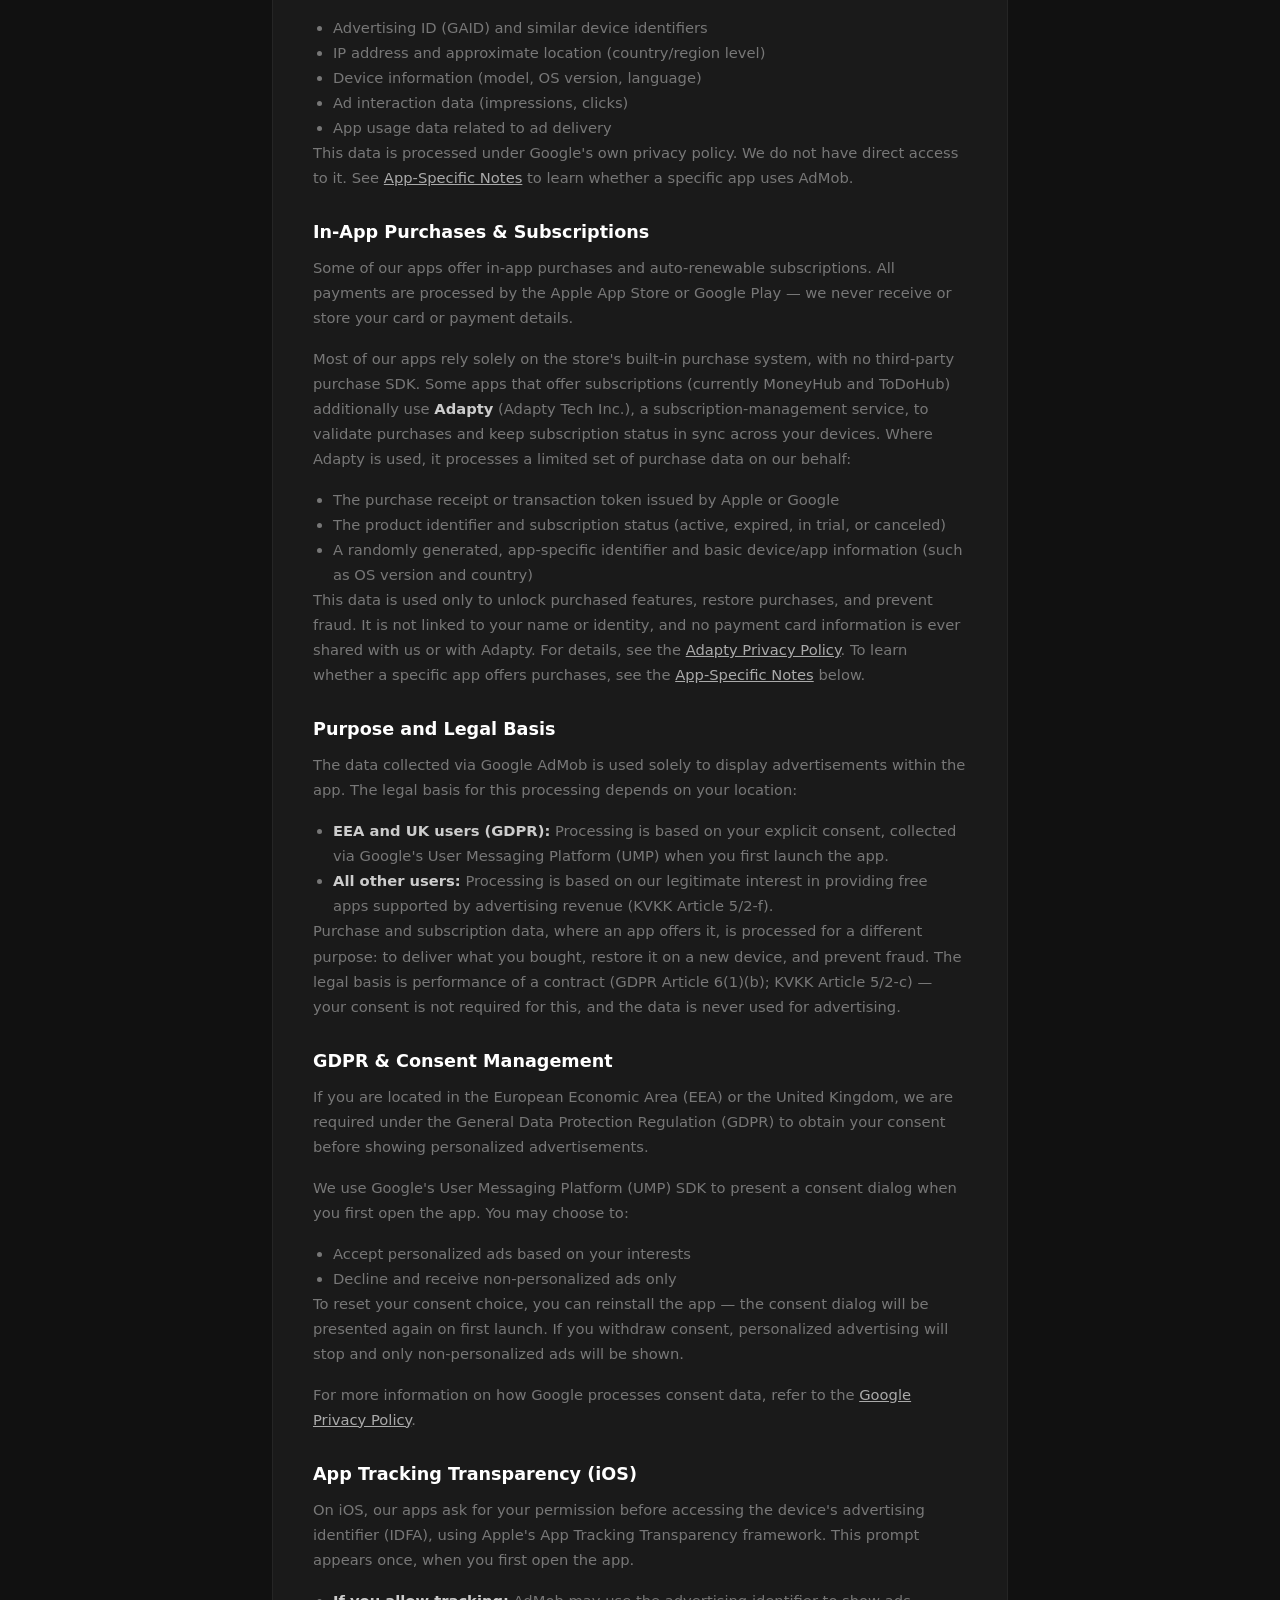
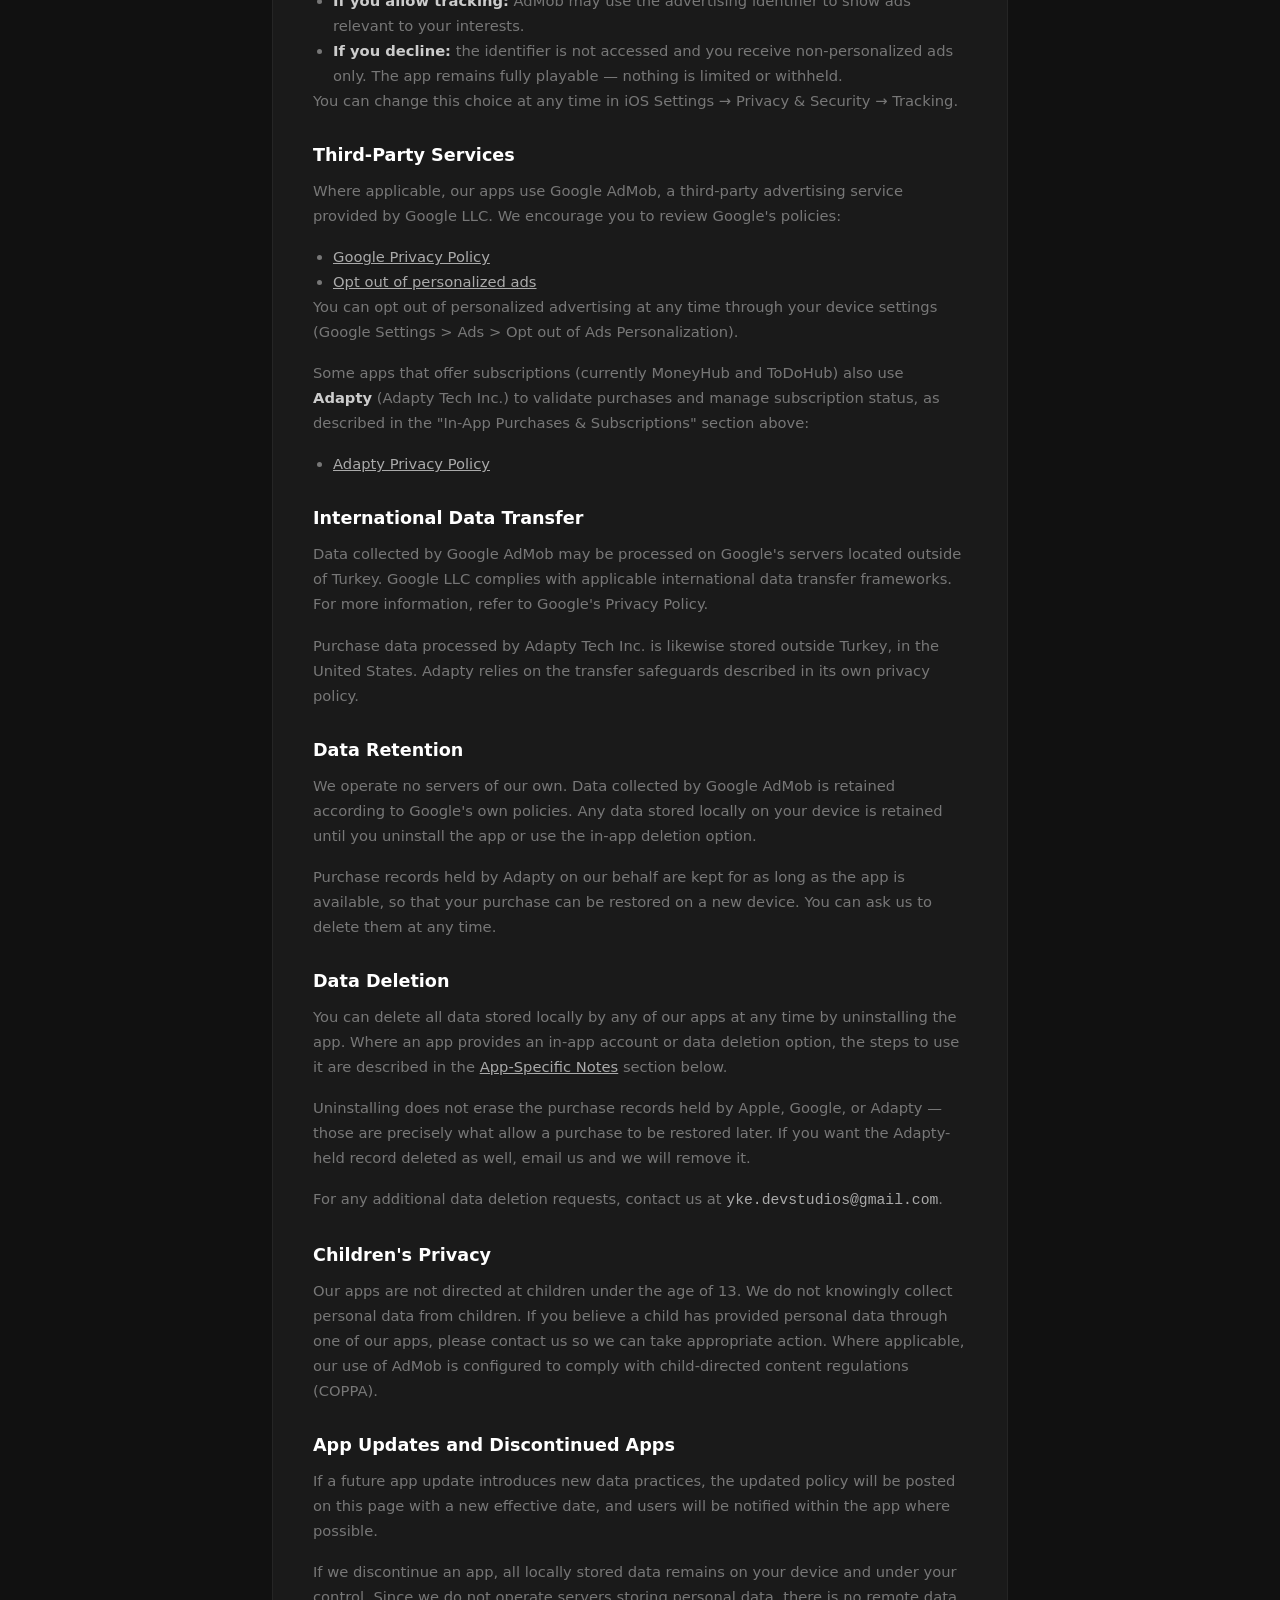
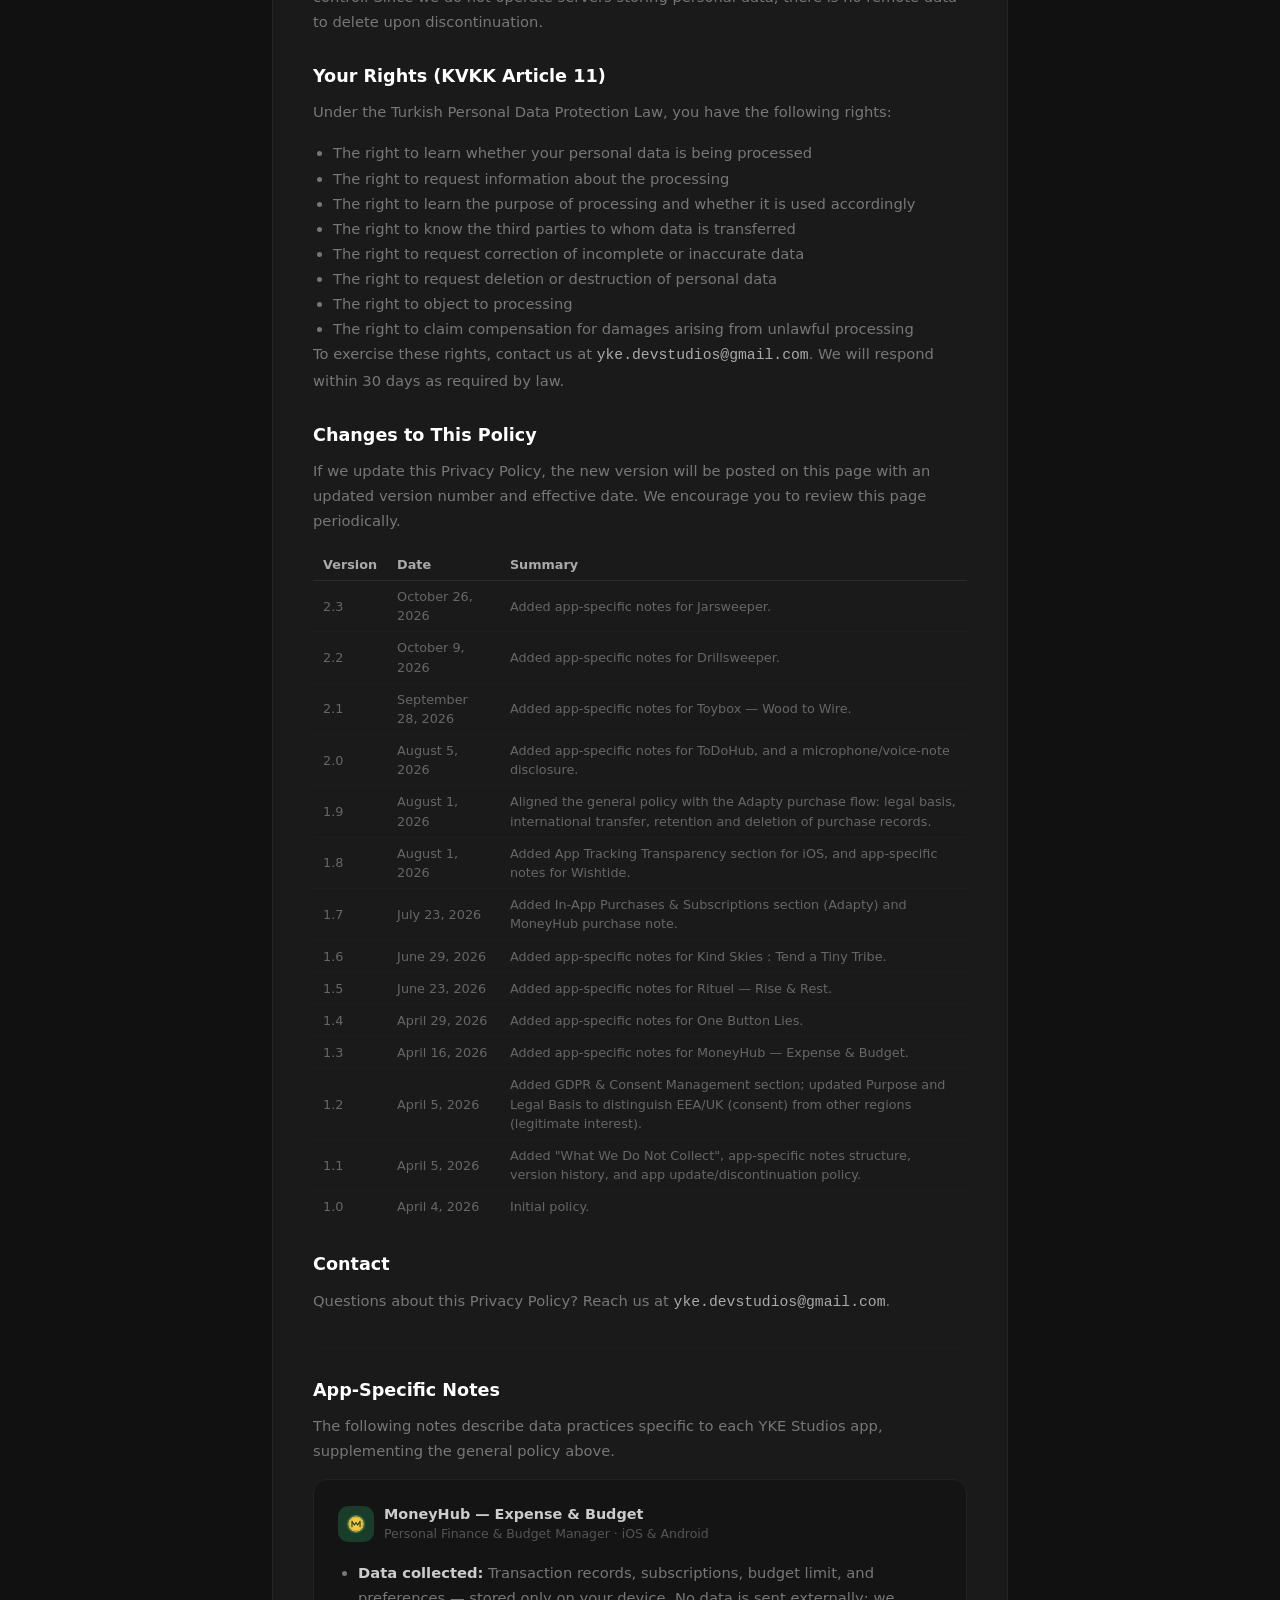
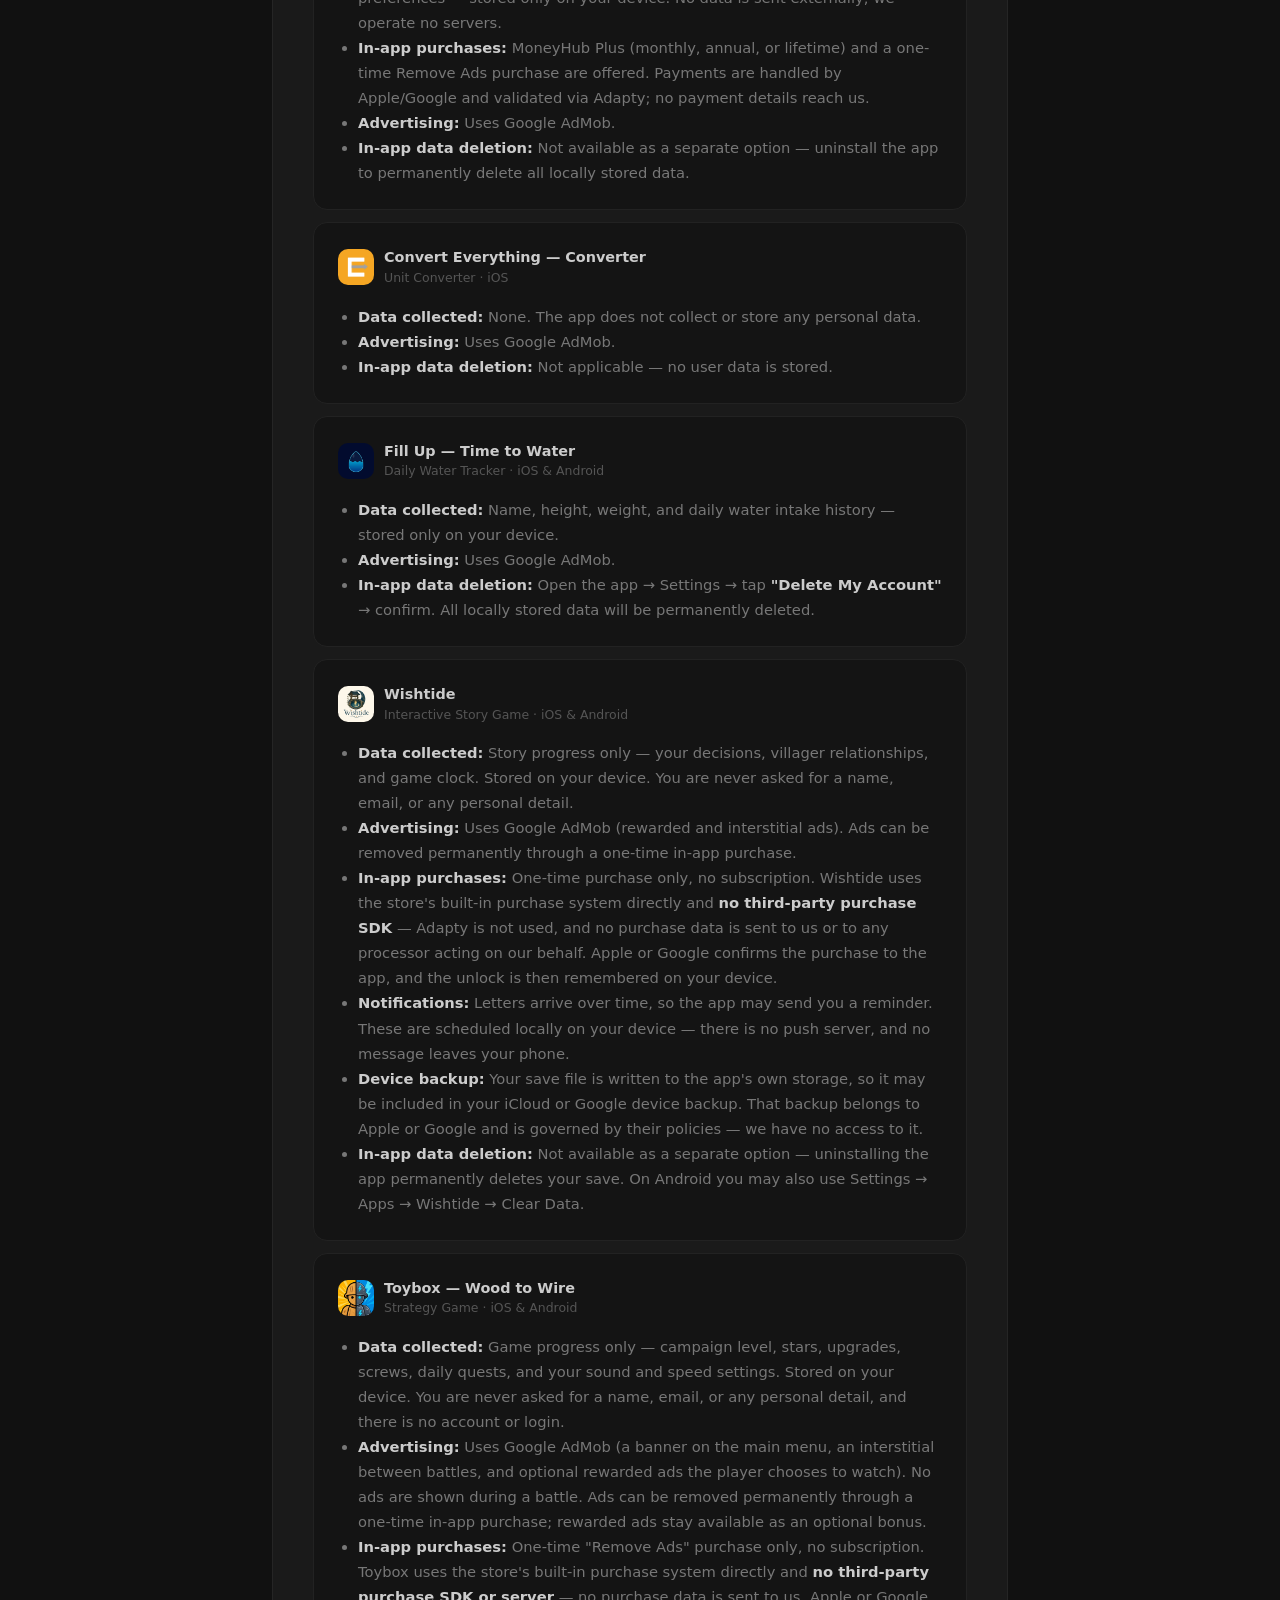
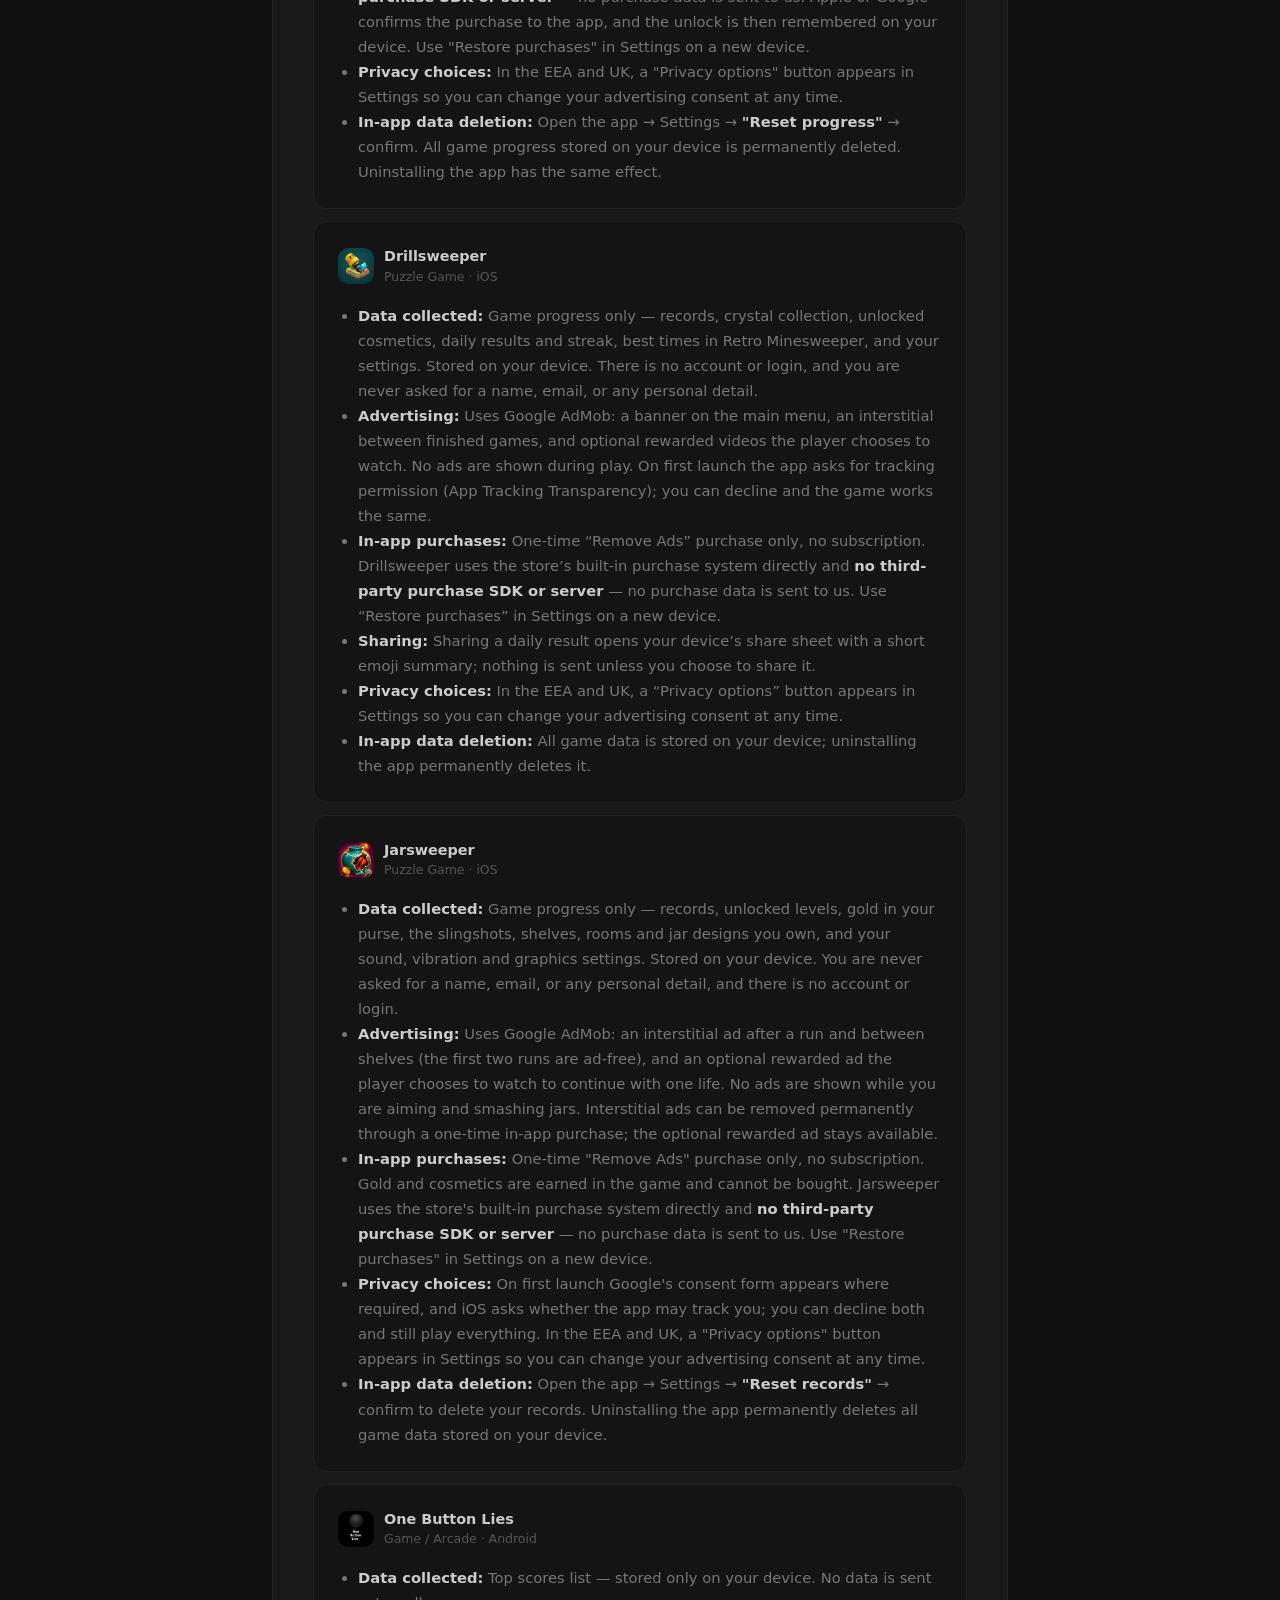
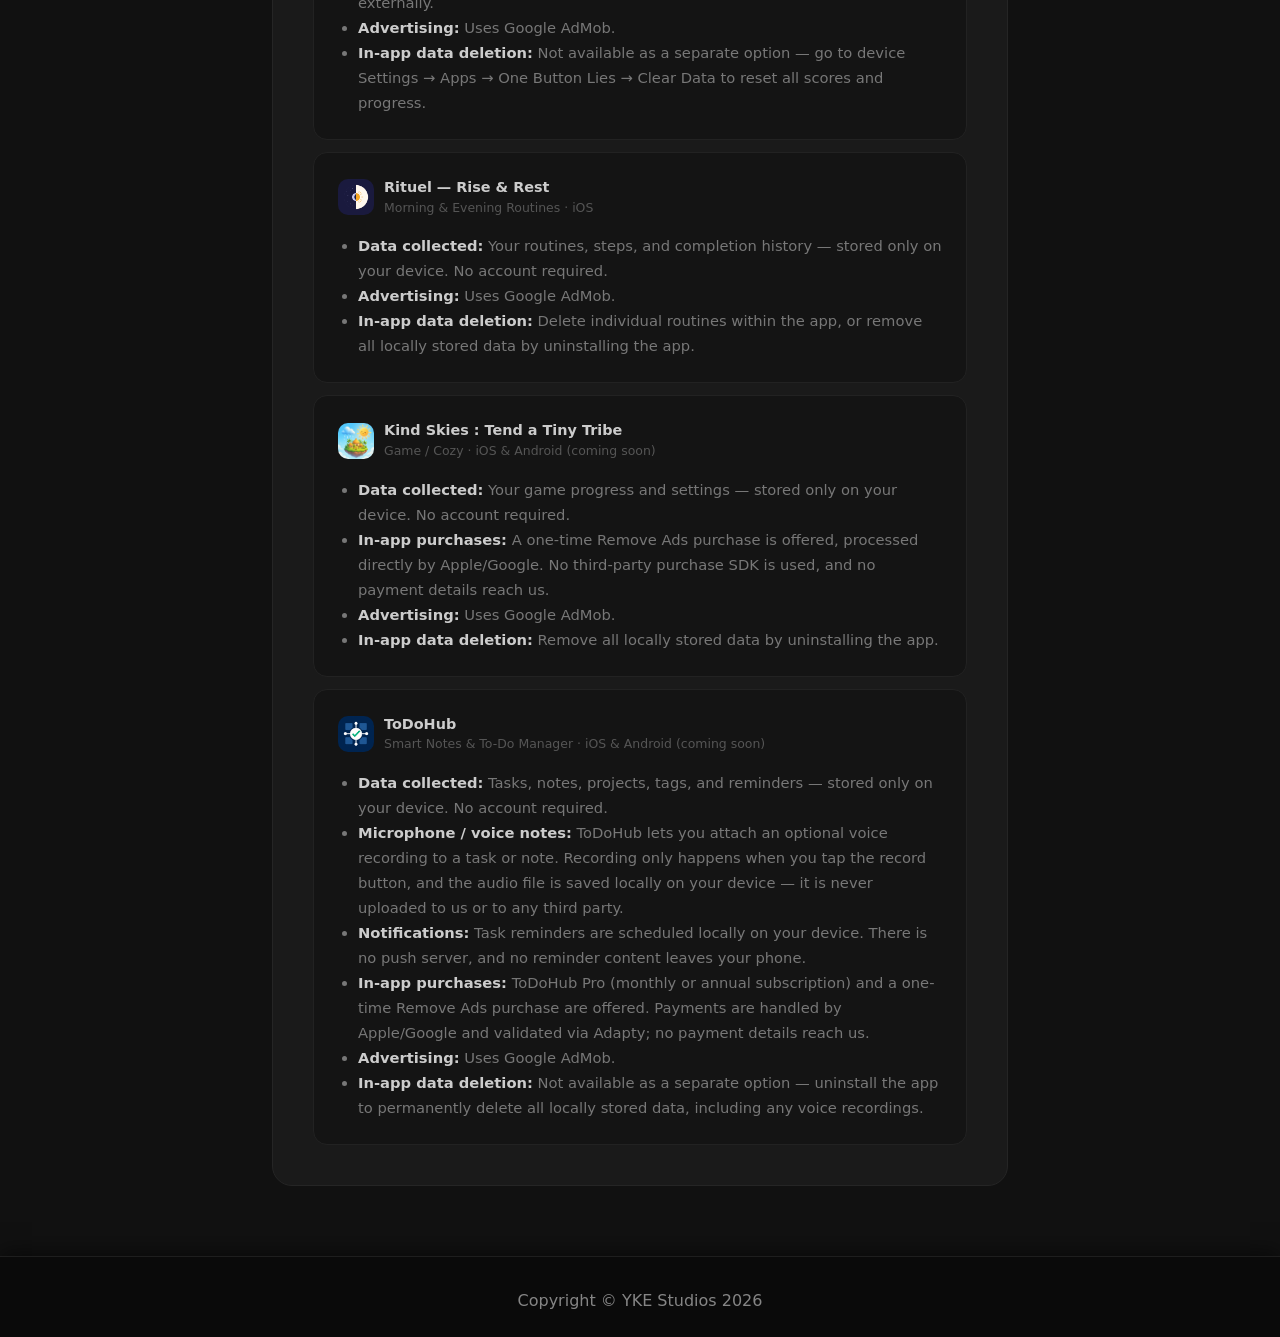
<file: privacy.html>
<!DOCTYPE html>
<html lang="en" data-bs-theme="dark">
<head>
  <meta charset="UTF-8" />
  <meta name="viewport" content="width=device-width, initial-scale=1.0" />
  <title>Privacy Policy — YKE Studios</title>
  <meta name="description" content="Privacy Policy for YKE Studios apps. Learn how we handle your data — transparent and straightforward." />
  <meta property="og:title" content="Privacy Policy — YKE Studios" />
  <meta property="og:description" content="Privacy Policy for YKE Studios apps. Learn how we handle your data — transparent and straightforward." />
  <meta property="og:type" content="website" />
  <meta property="og:url" content="https://ykekizoglu.github.io/privacy.html" />
  <meta name="twitter:card" content="summary" />
  <meta name="twitter:title" content="Privacy Policy — YKE Studios" />
  <meta name="twitter:description" content="Privacy Policy for YKE Studios apps. Learn how we handle your data — transparent and straightforward." />
  <link rel="stylesheet" href="https://cdn.jsdelivr.net/npm/bootstrap@5.3.3/dist/css/bootstrap.min.css" />
  <link rel="stylesheet" href="/styles.css" />
  <style>
    .policy-card {
      background: #1a1a1a;
      border: 1px solid #252525;
      border-radius: 20px;
      padding: 2.5rem;
    }

    .policy-section { margin-bottom: 2rem; }
    .policy-section:last-child { margin-bottom: 0; }
    .policy-section h2 {
      font-size: 1.1rem;
      font-weight: 700;
      color: #fff;
      margin-bottom: 0.75rem;
    }
    .policy-section p, .policy-section li {
      color: #777;
      font-size: 0.92rem;
      line-height: 1.7;
    }
    .policy-section ul, .policy-section ol {
      padding-left: 1.25rem;
      margin: 0;
    }

    .policy-divider {
      border-color: #252525;
      margin: 2rem 0;
    }

    .version-bar {
      display: flex;
      align-items: center;
      gap: 10px;
      flex-wrap: wrap;
      margin-bottom: 2rem;
    }
    .version-badge {
      display: inline-block;
      background: #222;
      border: 1px solid #333;
      border-radius: 8px;
      padding: 6px 14px;
      font-size: 0.8rem;
      color: #666;
    }

    .version-table {
      width: 100%;
      border-collapse: collapse;
      margin-top: 0.75rem;
    }
    .version-table th {
      color: #aaa;
      font-size: 0.8rem;
      font-weight: 600;
      text-align: left;
      padding: 6px 10px;
      border-bottom: 1px solid #2a2a2a;
    }
    .version-table td {
      color: #666;
      font-size: 0.8rem;
      padding: 6px 10px;
      border-bottom: 1px solid #1e1e1e;
    }
    .version-table tr:last-child td { border-bottom: none; }

    .app-note-card {
      background: #141414;
      border: 1px solid #222;
      border-radius: 14px;
      padding: 1.5rem;
      margin-top: 1rem;
    }
    .app-note-card + .app-note-card { margin-top: 0.75rem; }
    .app-note-header {
      display: flex;
      align-items: center;
      gap: 10px;
      margin-bottom: 1rem;
    }
    .app-note-icon {
      width: 36px; height: 36px;
      border-radius: 10px;
      object-fit: cover;
      flex-shrink: 0;
    }
    .app-note-name {
      font-weight: 700;
      color: #ccc;
      font-size: 0.9rem;
    }
    .app-note-sub {
      color: #555;
      font-size: 0.78rem;
    }

  </style>
</head>
<body>

  <!-- NAV -->
  <nav class="navbar navbar-expand-lg navbar-dark sticky-top">
    <div class="container">
      <a class="navbar-brand" href="/">YKE Studios</a>
      <button class="navbar-toggler" type="button" data-bs-toggle="collapse" data-bs-target="#navMenu">
        <span class="navbar-toggler-icon"></span>
      </button>
      <div class="collapse navbar-collapse" id="navMenu">
        <ul class="navbar-nav ms-auto">
          <li class="nav-item"><a class="nav-link" href="/">Home</a></li>
          <li class="nav-item"><a class="nav-link" href="/about.html">About</a></li>
          <li class="nav-item"><a class="nav-link" href="/support.html">Support</a></li>
          <li class="nav-item"><a class="nav-link active" href="/privacy.html">Privacy Policy</a></li>
          <li class="nav-item"><a class="nav-link" href="/terms.html">Terms of Service</a></li>
        </ul>
      </div>
    </div>
  </nav>

  <!-- PAGE HEADER -->
  <section class="page-header">
    <div class="container text-center">
      <h1 class="fw-bold mb-3">Privacy Policy</h1>
      <p class="lead mb-0">How we handle your data — transparent and straightforward.</p>
    </div>
  </section>

  <!-- CONTENT -->
  <section class="content-section">
    <div class="container">
      <div class="row justify-content-center">
        <div class="col-lg-8">
          <div class="policy-card">

            <!-- Version bar -->
            <div class="version-bar">
              <span class="version-badge">Version 2.3</span>
              <span class="version-badge">Effective date: October 26, 2026</span>
            </div>

            <!-- 1. Overview -->
            <div class="policy-section">
              <h2>Overview</h2>
              <p>This Privacy Policy applies to all mobile applications published by YKE Studios. It has been prepared in accordance with the Turkish Personal Data Protection Law (KVKK, Law No. 6698) and Google Play's developer policies. By using any of our apps, you agree to the practices described in this policy.</p>
              <p>Where an app has practices that differ from or extend this general policy, those differences are described in the <a href="#app-notes" style="color: #aaa;">App-Specific Notes</a> section at the bottom of this page.</p>
            </div>

            <!-- 2. Data Controller -->
            <div class="policy-section">
              <h2>Data Controller</h2>
              <p>The data controller responsible for your personal data is:</p>
              <ul>
                <li><strong style="color:#ccc;">Name:</strong> Yusuf Kenan Ekizoğlu (YKE Studios)</li>
                <li><strong style="color:#ccc;">Location:</strong> Hatay, Turkey</li>
                <li><strong style="color:#ccc;">Email:</strong> <span class="obf-email" data-u="yke.devstudios" data-d="gmail.com" style="font-family: monospace;"></span></li>
              </ul>
            </div>

            <!-- 3. What We Do NOT Collect -->
            <div class="policy-section">
              <h2>What We Do Not Collect</h2>
              <p>We do not collect, store, or transmit any of the following:</p>
              <ul>
                <li>Your name, email address, or any account credentials</li>
                <li>Your precise location or GPS data</li>
                <li>Your contacts or camera data</li>
                <li>Any financial or payment information</li>
                <li>Any content you create in an app — your transactions, notes, or game progress — it stays on your device</li>
              </ul>
              <p>We do not operate any servers that store personal data. Where an app offers subscriptions, a limited set of purchase data is processed on our behalf by Adapty, as described in the <a href="#purchases" style="color: #aaa;">In-App Purchases &amp; Subscriptions</a> section. It never includes your name or payment details. Where an app records optional voice notes (currently ToDoHub), that audio is stored only on your device and is never uploaded to us or to any third party — see <a href="#app-notes" style="color: #aaa;">App-Specific Notes</a>.</p>
            </div>

            <!-- 4. Data Stored on Your Device -->
            <div class="policy-section">
              <h2>Data Stored on Your Device</h2>
              <p>Some of our apps may ask you to enter information (such as your name, height, or weight) to personalize your experience. This information is stored <strong style="color:#ccc;">only on your device</strong> and is never transmitted to our servers or shared with any third party.</p>
              <p>Apps that do not require personalization collect no user data whatsoever. You can always delete locally stored data by uninstalling the app, or through the in-app data deletion option where available — see <a href="#app-notes" style="color: #aaa;">App-Specific Notes</a> for details.</p>
            </div>

            <!-- 5. Advertising Data -->
            <div class="policy-section">
              <h2>Advertising Data (Google AdMob)</h2>
              <p>Some of our apps use Google AdMob to display advertisements. We do not directly collect or process this data — it is handled entirely by Google LLC. AdMob may collect:</p>
              <ul>
                <li>Advertising ID (GAID) and similar device identifiers</li>
                <li>IP address and approximate location (country/region level)</li>
                <li>Device information (model, OS version, language)</li>
                <li>Ad interaction data (impressions, clicks)</li>
                <li>App usage data related to ad delivery</li>
              </ul>
              <p>This data is processed under Google's own privacy policy. We do not have direct access to it. See <a href="#app-notes" style="color: #aaa;">App-Specific Notes</a> to learn whether a specific app uses AdMob.</p>
            </div>

            <!-- In-App Purchases & Subscriptions -->
            <div class="policy-section" id="purchases">
              <h2>In-App Purchases &amp; Subscriptions</h2>
              <p>Some of our apps offer in-app purchases and auto-renewable subscriptions. All payments are processed by the Apple App Store or Google Play — we never receive or store your card or payment details.</p>
              <p>Most of our apps rely solely on the store's built-in purchase system, with no third-party purchase SDK. Some apps that offer subscriptions (currently MoneyHub and ToDoHub) additionally use <strong style="color:#ccc;">Adapty</strong> (Adapty Tech Inc.), a subscription-management service, to validate purchases and keep subscription status in sync across your devices. Where Adapty is used, it processes a limited set of purchase data on our behalf:</p>
              <ul>
                <li>The purchase receipt or transaction token issued by Apple or Google</li>
                <li>The product identifier and subscription status (active, expired, in trial, or canceled)</li>
                <li>A randomly generated, app-specific identifier and basic device/app information (such as OS version and country)</li>
              </ul>
              <p>This data is used only to unlock purchased features, restore purchases, and prevent fraud. It is not linked to your name or identity, and no payment card information is ever shared with us or with Adapty. For details, see the <a href="https://adapty.io/privacy/" target="_blank" rel="noopener noreferrer" style="color: #aaa;">Adapty Privacy Policy</a>. To learn whether a specific app offers purchases, see the <a href="#app-notes" style="color: #aaa;">App-Specific Notes</a> below.</p>
            </div>

            <!-- 6. Purpose and Legal Basis -->
            <div class="policy-section">
              <h2>Purpose and Legal Basis</h2>
              <p>The data collected via Google AdMob is used solely to display advertisements within the app. The legal basis for this processing depends on your location:</p>
              <ul>
                <li><strong style="color:#ccc;">EEA and UK users (GDPR):</strong> Processing is based on your explicit consent, collected via Google's User Messaging Platform (UMP) when you first launch the app.</li>
                <li><strong style="color:#ccc;">All other users:</strong> Processing is based on our legitimate interest in providing free apps supported by advertising revenue (KVKK Article 5/2-f).</li>
              </ul>
              <p>Purchase and subscription data, where an app offers it, is processed for a different purpose: to deliver what you bought, restore it on a new device, and prevent fraud. The legal basis is performance of a contract (GDPR Article 6(1)(b); KVKK Article 5/2-c) — your consent is not required for this, and the data is never used for advertising.</p>
            </div>

            <!-- 7. GDPR & Consent Management -->
            <div class="policy-section">
              <h2>GDPR &amp; Consent Management</h2>
              <p>If you are located in the European Economic Area (EEA) or the United Kingdom, we are required under the General Data Protection Regulation (GDPR) to obtain your consent before showing personalized advertisements.</p>
              <p>We use Google's User Messaging Platform (UMP) SDK to present a consent dialog when you first open the app. You may choose to:</p>
              <ul>
                <li>Accept personalized ads based on your interests</li>
                <li>Decline and receive non-personalized ads only</li>
              </ul>
              <p>To reset your consent choice, you can reinstall the app — the consent dialog will be presented again on first launch. If you withdraw consent, personalized advertising will stop and only non-personalized ads will be shown.</p>
              <p>For more information on how Google processes consent data, refer to the <a href="https://policies.google.com/privacy" target="_blank" rel="noopener noreferrer" style="color: #aaa;">Google Privacy Policy</a>.</p>
            </div>

            <!-- 7b. App Tracking Transparency (iOS) -->
            <div class="policy-section">
              <h2>App Tracking Transparency (iOS)</h2>
              <p>On iOS, our apps ask for your permission before accessing the device's advertising identifier (IDFA), using Apple's App Tracking Transparency framework. This prompt appears once, when you first open the app.</p>
              <ul>
                <li><strong style="color:#ccc;">If you allow tracking:</strong> AdMob may use the advertising identifier to show ads relevant to your interests.</li>
                <li><strong style="color:#ccc;">If you decline:</strong> the identifier is not accessed and you receive non-personalized ads only. The app remains fully playable — nothing is limited or withheld.</li>
              </ul>
              <p>You can change this choice at any time in iOS Settings → Privacy &amp; Security → Tracking.</p>
            </div>

            <!-- 8. Third-Party Services -->
            <div class="policy-section">
              <h2>Third-Party Services</h2>
              <p>Where applicable, our apps use Google AdMob, a third-party advertising service provided by Google LLC. We encourage you to review Google's policies:</p>
              <ul>
                <li><a href="https://policies.google.com/privacy" target="_blank" rel="noopener noreferrer" style="color: #aaa;">Google Privacy Policy</a></li>
                <li><a href="https://support.google.com/ads/answer/2662922" target="_blank" rel="noopener noreferrer" style="color: #aaa;">Opt out of personalized ads</a></li>
              </ul>
              <p>You can opt out of personalized advertising at any time through your device settings (Google Settings &gt; Ads &gt; Opt out of Ads Personalization).</p>
              <p>Some apps that offer subscriptions (currently MoneyHub and ToDoHub) also use <strong style="color:#ccc;">Adapty</strong> (Adapty Tech Inc.) to validate purchases and manage subscription status, as described in the "In-App Purchases &amp; Subscriptions" section above:</p>
              <ul>
                <li><a href="https://adapty.io/privacy/" target="_blank" rel="noopener noreferrer" style="color: #aaa;">Adapty Privacy Policy</a></li>
              </ul>
            </div>

            <!-- 9. International Data Transfer -->
            <div class="policy-section">
              <h2>International Data Transfer</h2>
              <p>Data collected by Google AdMob may be processed on Google's servers located outside of Turkey. Google LLC complies with applicable international data transfer frameworks. For more information, refer to Google's Privacy Policy.</p>
              <p>Purchase data processed by Adapty Tech Inc. is likewise stored outside Turkey, in the United States. Adapty relies on the transfer safeguards described in its own privacy policy.</p>
            </div>

            <!-- 10. Data Retention -->
            <div class="policy-section">
              <h2>Data Retention</h2>
              <p>We operate no servers of our own. Data collected by Google AdMob is retained according to Google's own policies. Any data stored locally on your device is retained until you uninstall the app or use the in-app deletion option.</p>
              <p>Purchase records held by Adapty on our behalf are kept for as long as the app is available, so that your purchase can be restored on a new device. You can ask us to delete them at any time.</p>
            </div>

            <!-- 11. Data Deletion -->
            <div class="policy-section">
              <h2>Data Deletion</h2>
              <p>You can delete all data stored locally by any of our apps at any time by uninstalling the app. Where an app provides an in-app account or data deletion option, the steps to use it are described in the <a href="#app-notes" style="color: #aaa;">App-Specific Notes</a> section below.</p>
              <p>Uninstalling does not erase the purchase records held by Apple, Google, or Adapty — those are precisely what allow a purchase to be restored later. If you want the Adapty-held record deleted as well, email us and we will remove it.</p>
              <p>For any additional data deletion requests, contact us at <span class="obf-email" data-u="yke.devstudios" data-d="gmail.com" style="font-family: monospace; color: #aaa;"></span>.</p>
            </div>

            <!-- 12. Children's Privacy -->
            <div class="policy-section">
              <h2>Children's Privacy</h2>
              <p>Our apps are not directed at children under the age of 13. We do not knowingly collect personal data from children. If you believe a child has provided personal data through one of our apps, please contact us so we can take appropriate action. Where applicable, our use of AdMob is configured to comply with child-directed content regulations (COPPA).</p>
            </div>

            <!-- 13. App Updates and Discontinued Apps -->
            <div class="policy-section">
              <h2>App Updates and Discontinued Apps</h2>
              <p>If a future app update introduces new data practices, the updated policy will be posted on this page with a new effective date, and users will be notified within the app where possible.</p>
              <p>If we discontinue an app, all locally stored data remains on your device and under your control. Since we do not operate servers storing personal data, there is no remote data to delete upon discontinuation.</p>
            </div>

            <!-- 14. Your Rights -->
            <div class="policy-section">
              <h2>Your Rights (KVKK Article 11)</h2>
              <p>Under the Turkish Personal Data Protection Law, you have the following rights:</p>
              <ul>
                <li>The right to learn whether your personal data is being processed</li>
                <li>The right to request information about the processing</li>
                <li>The right to learn the purpose of processing and whether it is used accordingly</li>
                <li>The right to know the third parties to whom data is transferred</li>
                <li>The right to request correction of incomplete or inaccurate data</li>
                <li>The right to request deletion or destruction of personal data</li>
                <li>The right to object to processing</li>
                <li>The right to claim compensation for damages arising from unlawful processing</li>
              </ul>
              <p>To exercise these rights, contact us at <span class="obf-email" data-u="yke.devstudios" data-d="gmail.com" style="font-family: monospace; color: #aaa;"></span>. We will respond within 30 days as required by law.</p>
            </div>

            <!-- 15. Changes to This Policy -->
            <div class="policy-section">
              <h2>Changes to This Policy</h2>
              <p>If we update this Privacy Policy, the new version will be posted on this page with an updated version number and effective date. We encourage you to review this page periodically.</p>
              <table class="version-table">
                <thead>
                  <tr>
                    <th>Version</th>
                    <th>Date</th>
                    <th>Summary</th>
                  </tr>
                </thead>
                <tbody>
                  <tr>
                    <td>2.3</td>
                    <td>October 26, 2026</td>
                    <td>Added app-specific notes for Jarsweeper.</td>
                  </tr>
                  <tr>
                    <td>2.2</td>
                    <td>October 9, 2026</td>
                    <td>Added app-specific notes for Drillsweeper.</td>
                  </tr>
                  <tr>
                    <td>2.1</td>
                    <td>September 28, 2026</td>
                    <td>Added app-specific notes for Toybox — Wood to Wire.</td>
                  </tr>
                  <tr>
                    <td>2.0</td>
                    <td>August 5, 2026</td>
                    <td>Added app-specific notes for ToDoHub, and a microphone/voice-note disclosure.</td>
                  </tr>
                  <tr>
                    <td>1.9</td>
                    <td>August 1, 2026</td>
                    <td>Aligned the general policy with the Adapty purchase flow: legal basis, international transfer, retention and deletion of purchase records.</td>
                  </tr>
                  <tr>
                    <td>1.8</td>
                    <td>August 1, 2026</td>
                    <td>Added App Tracking Transparency section for iOS, and app-specific notes for Wishtide.</td>
                  </tr>
                  <tr>
                    <td>1.7</td>
                    <td>July 23, 2026</td>
                    <td>Added In-App Purchases &amp; Subscriptions section (Adapty) and MoneyHub purchase note.</td>
                  </tr>
                  <tr>
                    <td>1.6</td>
                    <td>June 29, 2026</td>
                    <td>Added app-specific notes for Kind Skies : Tend a Tiny Tribe.</td>
                  </tr>
                  <tr>
                    <td>1.5</td>
                    <td>June 23, 2026</td>
                    <td>Added app-specific notes for Rituel — Rise &amp; Rest.</td>
                  </tr>
                  <tr>
                    <td>1.4</td>
                    <td>April 29, 2026</td>
                    <td>Added app-specific notes for One Button Lies.</td>
                  </tr>
                  <tr>
                    <td>1.3</td>
                    <td>April 16, 2026</td>
                    <td>Added app-specific notes for MoneyHub — Expense &amp; Budget.</td>
                  </tr>
                  <tr>
                    <td>1.2</td>
                    <td>April 5, 2026</td>
                    <td>Added GDPR &amp; Consent Management section; updated Purpose and Legal Basis to distinguish EEA/UK (consent) from other regions (legitimate interest).</td>
                  </tr>
                  <tr>
                    <td>1.1</td>
                    <td>April 5, 2026</td>
                    <td>Added "What We Do Not Collect", app-specific notes structure, version history, and app update/discontinuation policy.</td>
                  </tr>
                  <tr>
                    <td>1.0</td>
                    <td>April 4, 2026</td>
                    <td>Initial policy.</td>
                  </tr>
                </tbody>
              </table>
            </div>

            <!-- 16. Contact -->
            <div class="policy-section">
              <h2>Contact</h2>
              <p>Questions about this Privacy Policy? Reach us at <span class="obf-email" data-u="yke.devstudios" data-d="gmail.com" style="font-family: monospace; color: #aaa;"></span>.</p>
            </div>

            <hr class="policy-divider" />

            <!-- APP-SPECIFIC NOTES -->
            <div class="policy-section" id="app-notes">
              <h2>App-Specific Notes</h2>
              <p>The following notes describe data practices specific to each YKE Studios app, supplementing the general policy above.</p>

              <!-- MoneyHub -->
              <div class="app-note-card">
                <div class="app-note-header">
                  <img src="/icon_moneyhub.png" alt="MoneyHub icon" class="app-note-icon" />
                  <div>
                    <div class="app-note-name">MoneyHub — Expense & Budget</div>
                    <div class="app-note-sub">Personal Finance & Budget Manager · iOS & Android</div>
                  </div>
                </div>
                <ul style="margin: 0; padding-left: 1.25rem;">
                  <li style="color: #777; font-size: 0.92rem; line-height: 1.7;"><strong style="color:#ccc;">Data collected:</strong> Transaction records, subscriptions, budget limit, and preferences — stored only on your device. No data is sent externally; we operate no servers.</li>
                  <li style="color: #777; font-size: 0.92rem; line-height: 1.7;"><strong style="color:#ccc;">In-app purchases:</strong> MoneyHub Plus (monthly, annual, or lifetime) and a one-time Remove Ads purchase are offered. Payments are handled by Apple/Google and validated via Adapty; no payment details reach us.</li>
                  <li style="color: #777; font-size: 0.92rem; line-height: 1.7;"><strong style="color:#ccc;">Advertising:</strong> Uses Google AdMob.</li>
                  <li style="color: #777; font-size: 0.92rem; line-height: 1.7;"><strong style="color:#ccc;">In-app data deletion:</strong> Not available as a separate option — uninstall the app to permanently delete all locally stored data.</li>
                </ul>
              </div>

              <!-- Convert Everything -->
              <div class="app-note-card">
                <div class="app-note-header">
                  <img src="/icon_convert_everything.png" alt="Convert Everything icon" class="app-note-icon" />
                  <div>
                    <div class="app-note-name">Convert Everything — Converter</div>
                    <div class="app-note-sub">Unit Converter · iOS</div>
                  </div>
                </div>
                <ul style="margin: 0; padding-left: 1.25rem;">
                  <li style="color: #777; font-size: 0.92rem; line-height: 1.7;"><strong style="color:#ccc;">Data collected:</strong> None. The app does not collect or store any personal data.</li>
                  <li style="color: #777; font-size: 0.92rem; line-height: 1.7;"><strong style="color:#ccc;">Advertising:</strong> Uses Google AdMob.</li>
                  <li style="color: #777; font-size: 0.92rem; line-height: 1.7;"><strong style="color:#ccc;">In-app data deletion:</strong> Not applicable — no user data is stored.</li>
                </ul>
              </div>

              <!-- Fill Up -->
              <div class="app-note-card">
                <div class="app-note-header">
                  <img src="/icon.png" alt="Fill Up icon" class="app-note-icon" />
                  <div>
                    <div class="app-note-name">Fill Up — Time to Water</div>
                    <div class="app-note-sub">Daily Water Tracker · iOS & Android</div>
                  </div>
                </div>
                <ul style="margin: 0; padding-left: 1.25rem;">
                  <li style="color: #777; font-size: 0.92rem; line-height: 1.7;"><strong style="color:#ccc;">Data collected:</strong> Name, height, weight, and daily water intake history — stored only on your device.</li>
                  <li style="color: #777; font-size: 0.92rem; line-height: 1.7;"><strong style="color:#ccc;">Advertising:</strong> Uses Google AdMob.</li>
                  <li style="color: #777; font-size: 0.92rem; line-height: 1.7;"><strong style="color:#ccc;">In-app data deletion:</strong> Open the app → Settings → tap <strong style="color:#ccc;">"Delete My Account"</strong> → confirm. All locally stored data will be permanently deleted.</li>
                </ul>
              </div>

              <!-- Wishtide -->
              <div class="app-note-card">
                <div class="app-note-header">
                  <img src="/icon_wishtide.png" alt="Wishtide icon" class="app-note-icon" />
                  <div>
                    <div class="app-note-name">Wishtide</div>
                    <div class="app-note-sub">Interactive Story Game · iOS &amp; Android</div>
                  </div>
                </div>
                <ul style="margin: 0; padding-left: 1.25rem;">
                  <li style="color: #777; font-size: 0.92rem; line-height: 1.7;"><strong style="color:#ccc;">Data collected:</strong> Story progress only — your decisions, villager relationships, and game clock. Stored on your device. You are never asked for a name, email, or any personal detail.</li>
                  <li style="color: #777; font-size: 0.92rem; line-height: 1.7;"><strong style="color:#ccc;">Advertising:</strong> Uses Google AdMob (rewarded and interstitial ads). Ads can be removed permanently through a one-time in-app purchase.</li>
                  <li style="color: #777; font-size: 0.92rem; line-height: 1.7;"><strong style="color:#ccc;">In-app purchases:</strong> One-time purchase only, no subscription. Wishtide uses the store's built-in purchase system directly and <strong style="color:#ccc;">no third-party purchase SDK</strong> — Adapty is not used, and no purchase data is sent to us or to any processor acting on our behalf. Apple or Google confirms the purchase to the app, and the unlock is then remembered on your device.</li>
                  <li style="color: #777; font-size: 0.92rem; line-height: 1.7;"><strong style="color:#ccc;">Notifications:</strong> Letters arrive over time, so the app may send you a reminder. These are scheduled locally on your device — there is no push server, and no message leaves your phone.</li>
                  <li style="color: #777; font-size: 0.92rem; line-height: 1.7;"><strong style="color:#ccc;">Device backup:</strong> Your save file is written to the app's own storage, so it may be included in your iCloud or Google device backup. That backup belongs to Apple or Google and is governed by their policies — we have no access to it.</li>
                  <li style="color: #777; font-size: 0.92rem; line-height: 1.7;"><strong style="color:#ccc;">In-app data deletion:</strong> Not available as a separate option — uninstalling the app permanently deletes your save. On Android you may also use Settings → Apps → Wishtide → Clear Data.</li>
                </ul>
              </div>

              <!-- Toybox -->
              <div class="app-note-card">
                <div class="app-note-header">
                  <img src="/icon_toybox.png" alt="Toybox icon" class="app-note-icon" />
                  <div>
                    <div class="app-note-name">Toybox — Wood to Wire</div>
                    <div class="app-note-sub">Strategy Game · iOS &amp; Android</div>
                  </div>
                </div>
                <ul style="margin: 0; padding-left: 1.25rem;">
                  <li style="color: #777; font-size: 0.92rem; line-height: 1.7;"><strong style="color:#ccc;">Data collected:</strong> Game progress only — campaign level, stars, upgrades, screws, daily quests, and your sound and speed settings. Stored on your device. You are never asked for a name, email, or any personal detail, and there is no account or login.</li>
                  <li style="color: #777; font-size: 0.92rem; line-height: 1.7;"><strong style="color:#ccc;">Advertising:</strong> Uses Google AdMob (a banner on the main menu, an interstitial between battles, and optional rewarded ads the player chooses to watch). No ads are shown during a battle. Ads can be removed permanently through a one-time in-app purchase; rewarded ads stay available as an optional bonus.</li>
                  <li style="color: #777; font-size: 0.92rem; line-height: 1.7;"><strong style="color:#ccc;">In-app purchases:</strong> One-time "Remove Ads" purchase only, no subscription. Toybox uses the store's built-in purchase system directly and <strong style="color:#ccc;">no third-party purchase SDK or server</strong> — no purchase data is sent to us. Apple or Google confirms the purchase to the app, and the unlock is then remembered on your device. Use "Restore purchases" in Settings on a new device.</li>
                  <li style="color: #777; font-size: 0.92rem; line-height: 1.7;"><strong style="color:#ccc;">Privacy choices:</strong> In the EEA and UK, a "Privacy options" button appears in Settings so you can change your advertising consent at any time.</li>
                  <li style="color: #777; font-size: 0.92rem; line-height: 1.7;"><strong style="color:#ccc;">In-app data deletion:</strong> Open the app → Settings → <strong style="color:#ccc;">"Reset progress"</strong> → confirm. All game progress stored on your device is permanently deleted. Uninstalling the app has the same effect.</li>
                </ul>
              </div>

              <!-- Drillsweeper -->
              <div class="app-note-card">
                <div class="app-note-header">
                  <img src="/icon_drillsweeper.png" alt="Drillsweeper icon" class="app-note-icon" />
                  <div>
                    <div class="app-note-name">Drillsweeper</div>
                    <div class="app-note-sub">Puzzle Game · iOS</div>
                  </div>
                </div>
                <ul style="margin: 0; padding-left: 1.25rem;">
                  <li style="color: #777; font-size: 0.92rem; line-height: 1.7;"><strong style="color:#ccc;">Data collected:</strong> Game progress only — records, crystal collection, unlocked cosmetics, daily results and streak, best times in Retro Minesweeper, and your settings. Stored on your device. There is no account or login, and you are never asked for a name, email, or any personal detail.</li>
                  <li style="color: #777; font-size: 0.92rem; line-height: 1.7;"><strong style="color:#ccc;">Advertising:</strong> Uses Google AdMob: a banner on the main menu, an interstitial between finished games, and optional rewarded videos the player chooses to watch. No ads are shown during play. On first launch the app asks for tracking permission (App Tracking Transparency); you can decline and the game works the same.</li>
                  <li style="color: #777; font-size: 0.92rem; line-height: 1.7;"><strong style="color:#ccc;">In-app purchases:</strong> One-time “Remove Ads” purchase only, no subscription. Drillsweeper uses the store’s built-in purchase system directly and <strong style="color:#ccc;">no third-party purchase SDK or server</strong> — no purchase data is sent to us. Use “Restore purchases” in Settings on a new device.</li>
                  <li style="color: #777; font-size: 0.92rem; line-height: 1.7;"><strong style="color:#ccc;">Sharing:</strong> Sharing a daily result opens your device’s share sheet with a short emoji summary; nothing is sent unless you choose to share it.</li>
                  <li style="color: #777; font-size: 0.92rem; line-height: 1.7;"><strong style="color:#ccc;">Privacy choices:</strong> In the EEA and UK, a “Privacy options” button appears in Settings so you can change your advertising consent at any time.</li>
                  <li style="color: #777; font-size: 0.92rem; line-height: 1.7;"><strong style="color:#ccc;">In-app data deletion:</strong> All game data is stored on your device; uninstalling the app permanently deletes it.</li>
                </ul>
              </div>

              <!-- Jarsweeper -->
              <div class="app-note-card">
                <div class="app-note-header">
                  <img src="/icon_jarsweeper.png" alt="Jarsweeper icon" class="app-note-icon" />
                  <div>
                    <div class="app-note-name">Jarsweeper</div>
                    <div class="app-note-sub">Puzzle Game · iOS</div>
                  </div>
                </div>
                <ul style="margin: 0; padding-left: 1.25rem;">
                  <li style="color: #777; font-size: 0.92rem; line-height: 1.7;"><strong style="color:#ccc;">Data collected:</strong> Game progress only — records, unlocked levels, gold in your purse, the slingshots, shelves, rooms and jar designs you own, and your sound, vibration and graphics settings. Stored on your device. You are never asked for a name, email, or any personal detail, and there is no account or login.</li>
                  <li style="color: #777; font-size: 0.92rem; line-height: 1.7;"><strong style="color:#ccc;">Advertising:</strong> Uses Google AdMob: an interstitial ad after a run and between shelves (the first two runs are ad-free), and an optional rewarded ad the player chooses to watch to continue with one life. No ads are shown while you are aiming and smashing jars. Interstitial ads can be removed permanently through a one-time in-app purchase; the optional rewarded ad stays available.</li>
                  <li style="color: #777; font-size: 0.92rem; line-height: 1.7;"><strong style="color:#ccc;">In-app purchases:</strong> One-time "Remove Ads" purchase only, no subscription. Gold and cosmetics are earned in the game and cannot be bought. Jarsweeper uses the store's built-in purchase system directly and <strong style="color:#ccc;">no third-party purchase SDK or server</strong> — no purchase data is sent to us. Use "Restore purchases" in Settings on a new device.</li>
                  <li style="color: #777; font-size: 0.92rem; line-height: 1.7;"><strong style="color:#ccc;">Privacy choices:</strong> On first launch Google's consent form appears where required, and iOS asks whether the app may track you; you can decline both and still play everything. In the EEA and UK, a "Privacy options" button appears in Settings so you can change your advertising consent at any time.</li>
                  <li style="color: #777; font-size: 0.92rem; line-height: 1.7;"><strong style="color:#ccc;">In-app data deletion:</strong> Open the app → Settings → <strong style="color:#ccc;">"Reset records"</strong> → confirm to delete your records. Uninstalling the app permanently deletes all game data stored on your device.</li>
                </ul>
              </div>

              <!-- One Button Lies -->
              <div class="app-note-card">
                <div class="app-note-header">
                  <img src="/icon_one_button_lies.png" alt="One Button Lies icon" class="app-note-icon" />
                  <div>
                    <div class="app-note-name">One Button Lies</div>
                    <div class="app-note-sub">Game / Arcade · Android</div>
                  </div>
                </div>
                <ul style="margin: 0; padding-left: 1.25rem;">
                  <li style="color: #777; font-size: 0.92rem; line-height: 1.7;"><strong style="color:#ccc;">Data collected:</strong> Top scores list — stored only on your device. No data is sent externally.</li>
                  <li style="color: #777; font-size: 0.92rem; line-height: 1.7;"><strong style="color:#ccc;">Advertising:</strong> Uses Google AdMob.</li>
                  <li style="color: #777; font-size: 0.92rem; line-height: 1.7;"><strong style="color:#ccc;">In-app data deletion:</strong> Not available as a separate option — go to device Settings → Apps → One Button Lies → Clear Data to reset all scores and progress.</li>
                </ul>
              </div>

              <!-- Rituel -->
              <div class="app-note-card">
                <div class="app-note-header">
                  <img src="/icon_rituel.png" alt="Rituel icon" class="app-note-icon" />
                  <div>
                    <div class="app-note-name">Rituel — Rise & Rest</div>
                    <div class="app-note-sub">Morning & Evening Routines · iOS</div>
                  </div>
                </div>
                <ul style="margin: 0; padding-left: 1.25rem;">
                  <li style="color: #777; font-size: 0.92rem; line-height: 1.7;"><strong style="color:#ccc;">Data collected:</strong> Your routines, steps, and completion history — stored only on your device. No account required.</li>
                  <li style="color: #777; font-size: 0.92rem; line-height: 1.7;"><strong style="color:#ccc;">Advertising:</strong> Uses Google AdMob.</li>
                  <li style="color: #777; font-size: 0.92rem; line-height: 1.7;"><strong style="color:#ccc;">In-app data deletion:</strong> Delete individual routines within the app, or remove all locally stored data by uninstalling the app.</li>
                </ul>
              </div>

              <!-- Kind Skies -->
              <div class="app-note-card">
                <div class="app-note-header">
                  <img src="/icon_kind_skies.png" alt="Kind Skies icon" class="app-note-icon" />
                  <div>
                    <div class="app-note-name">Kind Skies : Tend a Tiny Tribe</div>
                    <div class="app-note-sub">Game / Cozy · iOS &amp; Android (coming soon)</div>
                  </div>
                </div>
                <ul style="margin: 0; padding-left: 1.25rem;">
                  <li style="color: #777; font-size: 0.92rem; line-height: 1.7;"><strong style="color:#ccc;">Data collected:</strong> Your game progress and settings — stored only on your device. No account required.</li>
                  <li style="color: #777; font-size: 0.92rem; line-height: 1.7;"><strong style="color:#ccc;">In-app purchases:</strong> A one-time Remove Ads purchase is offered, processed directly by Apple/Google. No third-party purchase SDK is used, and no payment details reach us.</li>
                  <li style="color: #777; font-size: 0.92rem; line-height: 1.7;"><strong style="color:#ccc;">Advertising:</strong> Uses Google AdMob.</li>
                  <li style="color: #777; font-size: 0.92rem; line-height: 1.7;"><strong style="color:#ccc;">In-app data deletion:</strong> Remove all locally stored data by uninstalling the app.</li>
                </ul>
              </div>

              <!-- ToDoHub -->
              <div class="app-note-card">
                <div class="app-note-header">
                  <img src="/icon_todohub.png" alt="ToDoHub icon" class="app-note-icon" />
                  <div>
                    <div class="app-note-name">ToDoHub</div>
                    <div class="app-note-sub">Smart Notes &amp; To-Do Manager · iOS &amp; Android (coming soon)</div>
                  </div>
                </div>
                <ul style="margin: 0; padding-left: 1.25rem;">
                  <li style="color: #777; font-size: 0.92rem; line-height: 1.7;"><strong style="color:#ccc;">Data collected:</strong> Tasks, notes, projects, tags, and reminders — stored only on your device. No account required.</li>
                  <li style="color: #777; font-size: 0.92rem; line-height: 1.7;"><strong style="color:#ccc;">Microphone / voice notes:</strong> ToDoHub lets you attach an optional voice recording to a task or note. Recording only happens when you tap the record button, and the audio file is saved locally on your device — it is never uploaded to us or to any third party.</li>
                  <li style="color: #777; font-size: 0.92rem; line-height: 1.7;"><strong style="color:#ccc;">Notifications:</strong> Task reminders are scheduled locally on your device. There is no push server, and no reminder content leaves your phone.</li>
                  <li style="color: #777; font-size: 0.92rem; line-height: 1.7;"><strong style="color:#ccc;">In-app purchases:</strong> ToDoHub Pro (monthly or annual subscription) and a one-time Remove Ads purchase are offered. Payments are handled by Apple/Google and validated via Adapty; no payment details reach us.</li>
                  <li style="color: #777; font-size: 0.92rem; line-height: 1.7;"><strong style="color:#ccc;">Advertising:</strong> Uses Google AdMob.</li>
                  <li style="color: #777; font-size: 0.92rem; line-height: 1.7;"><strong style="color:#ccc;">In-app data deletion:</strong> Not available as a separate option — uninstall the app to permanently delete all locally stored data, including any voice recordings.</li>
                </ul>
              </div>

            </div>

          </div>
        </div>
      </div>
    </div>
  </section>

  <!-- FOOTER -->
  <footer class="mt-auto">
    <div class="container text-center">
      <p class="m-0 text-white-50">Copyright &copy; YKE Studios 2026</p>
    </div>
  </footer>

  <script src="https://cdn.jsdelivr.net/npm/bootstrap@5.3.3/dist/js/bootstrap.bundle.min.js"></script>
  <script src="/scripts.js"></script>
</body>
</html>
</file>
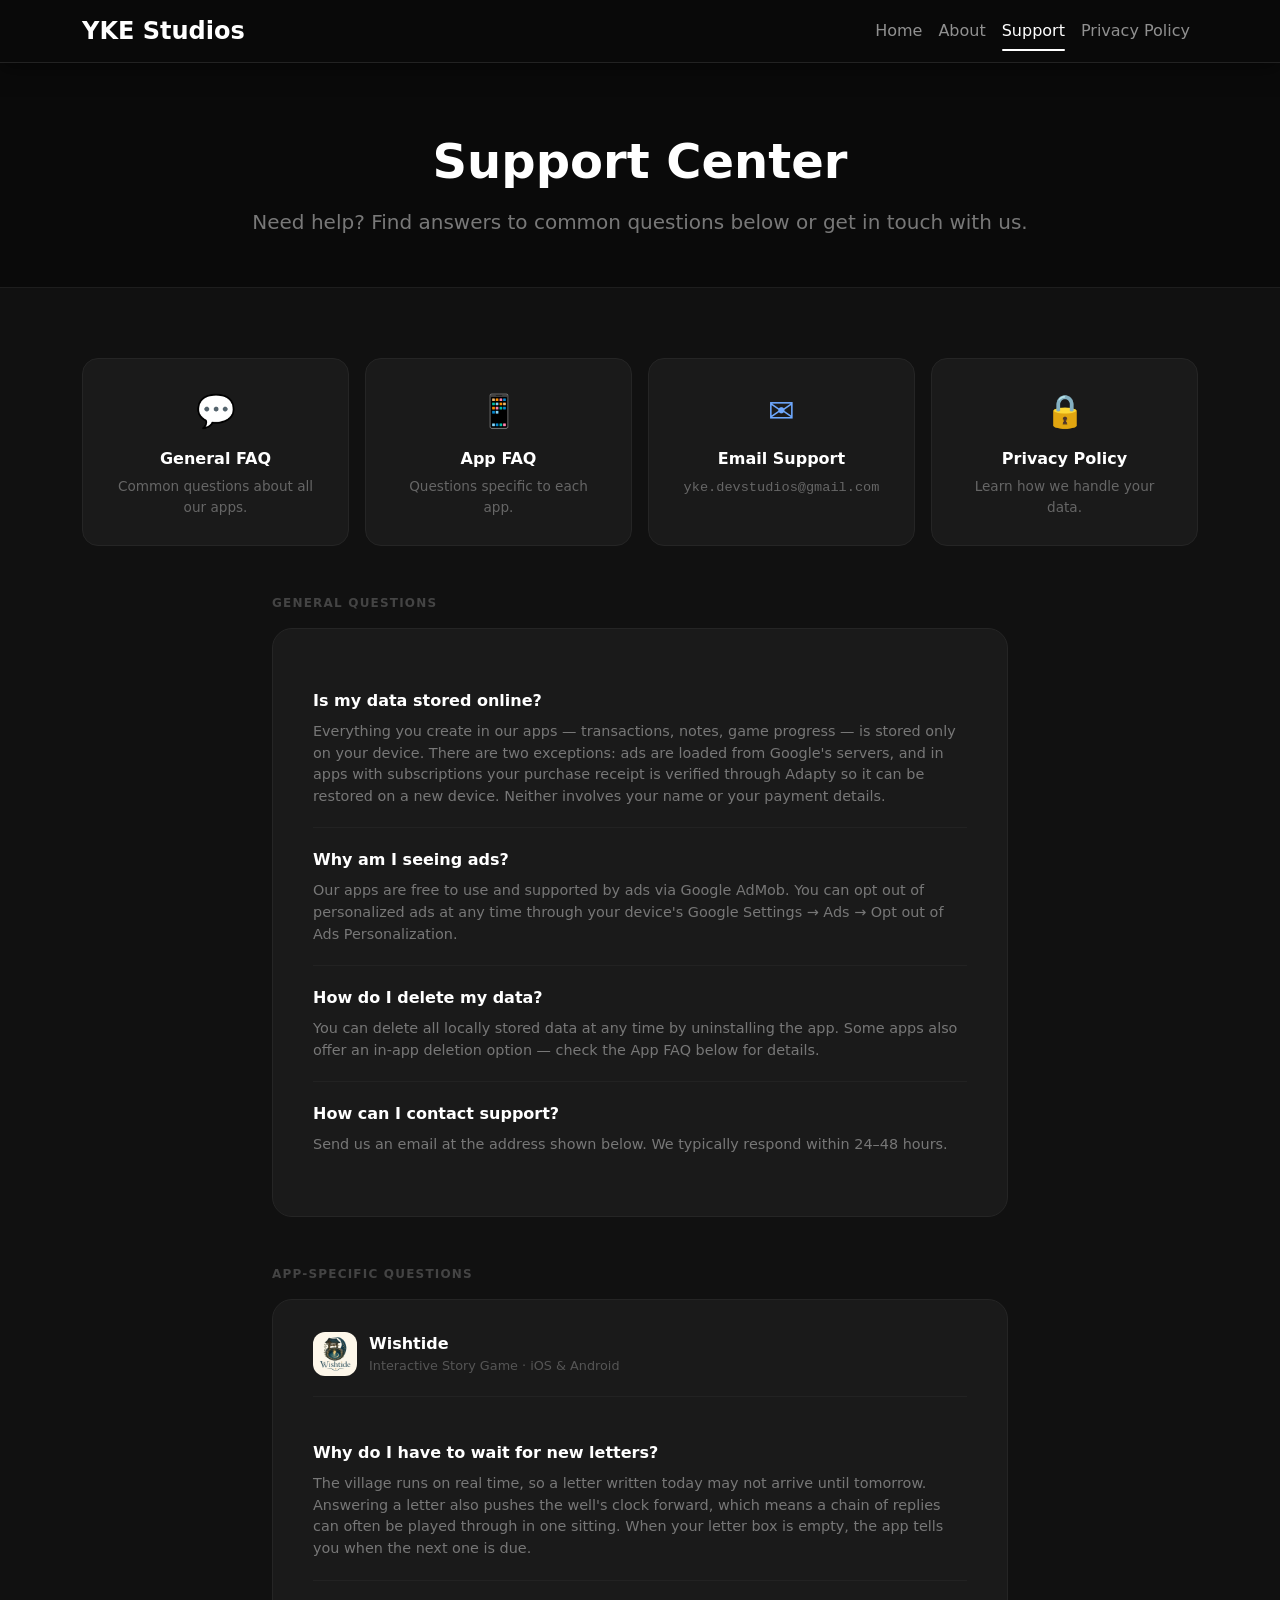
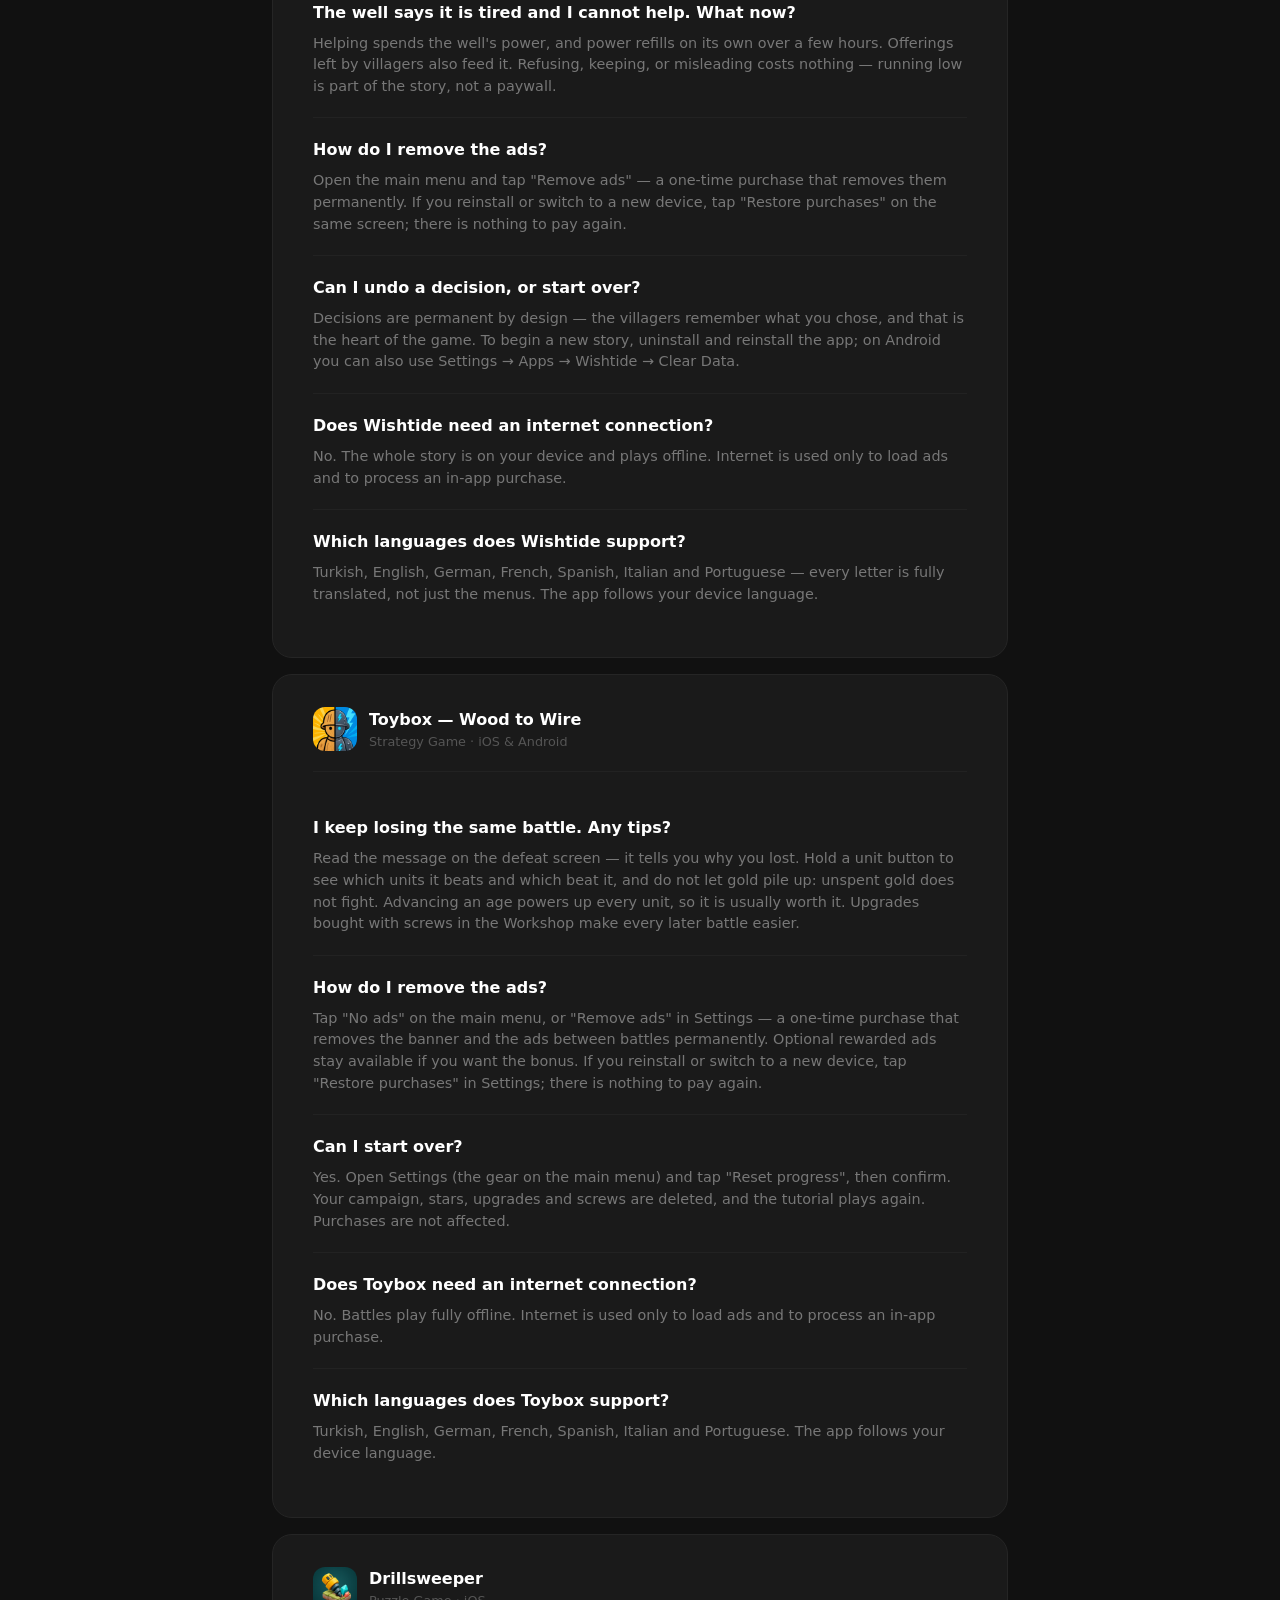
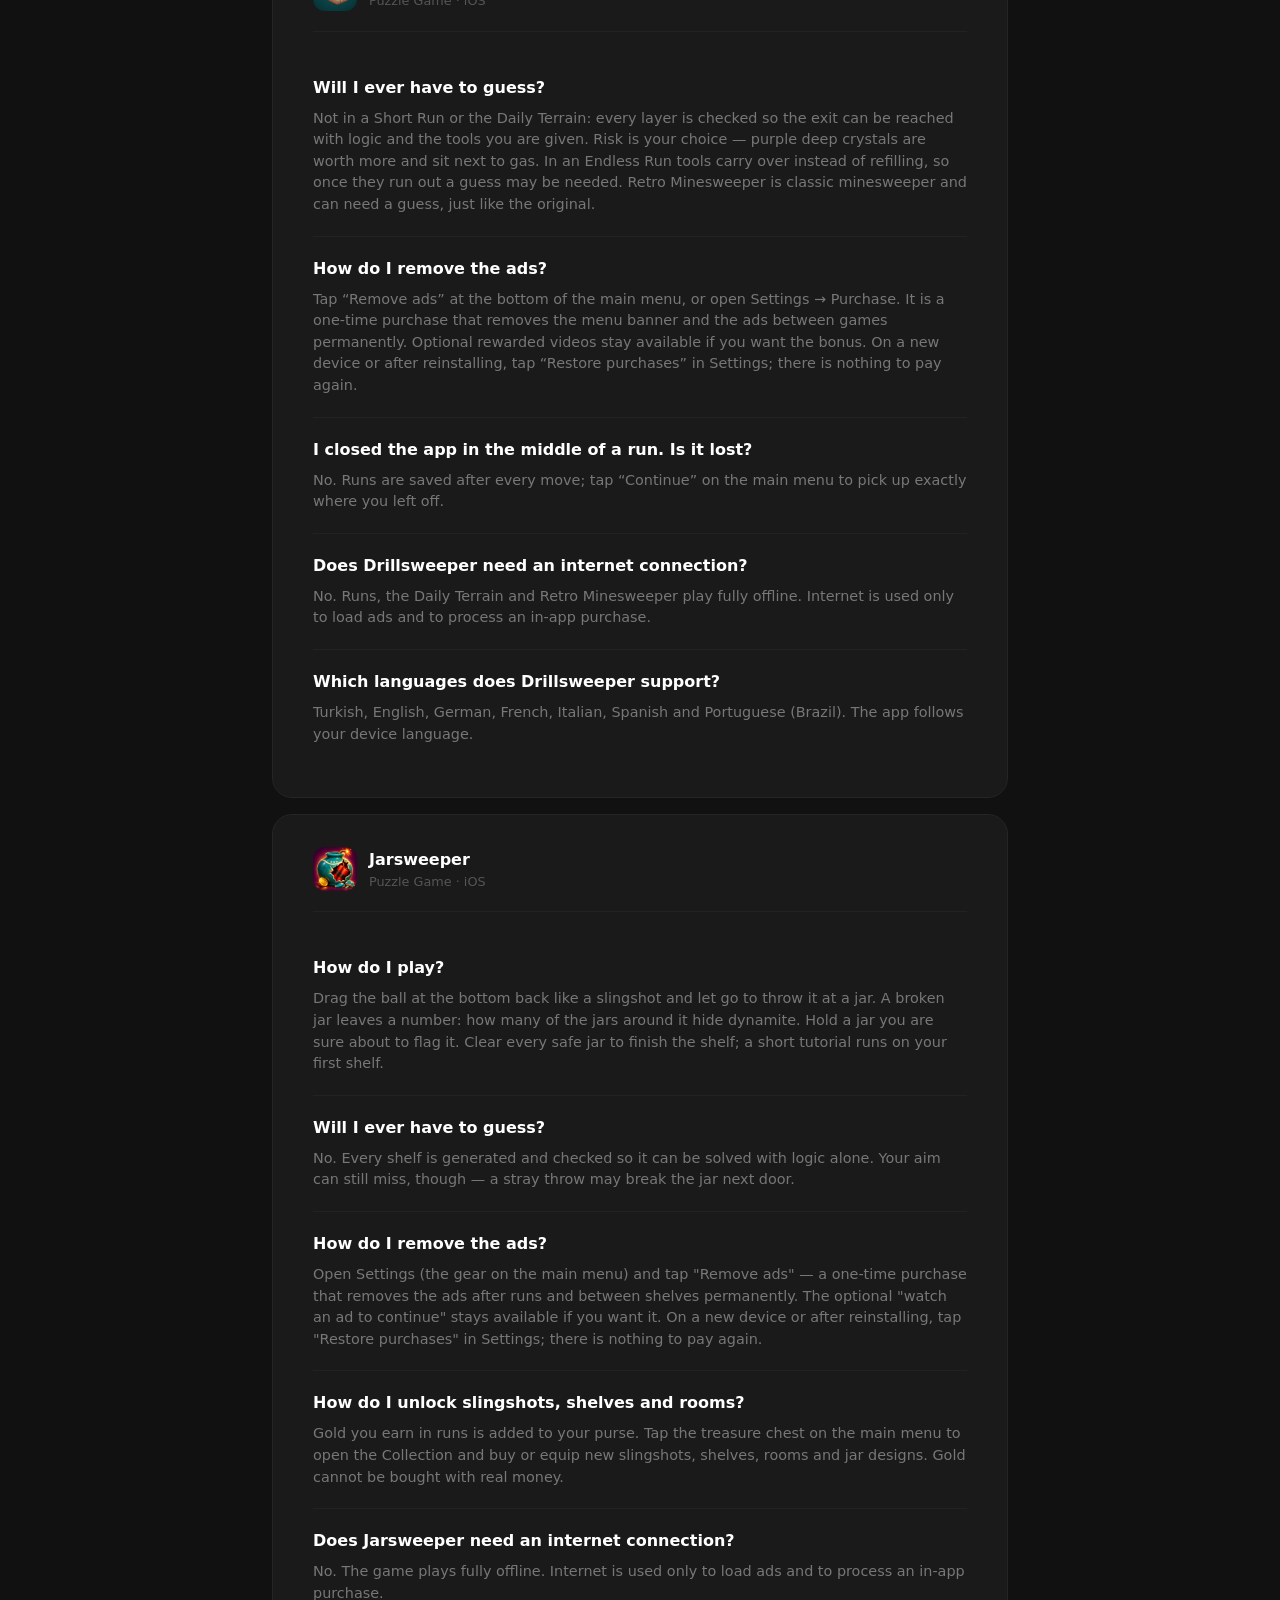
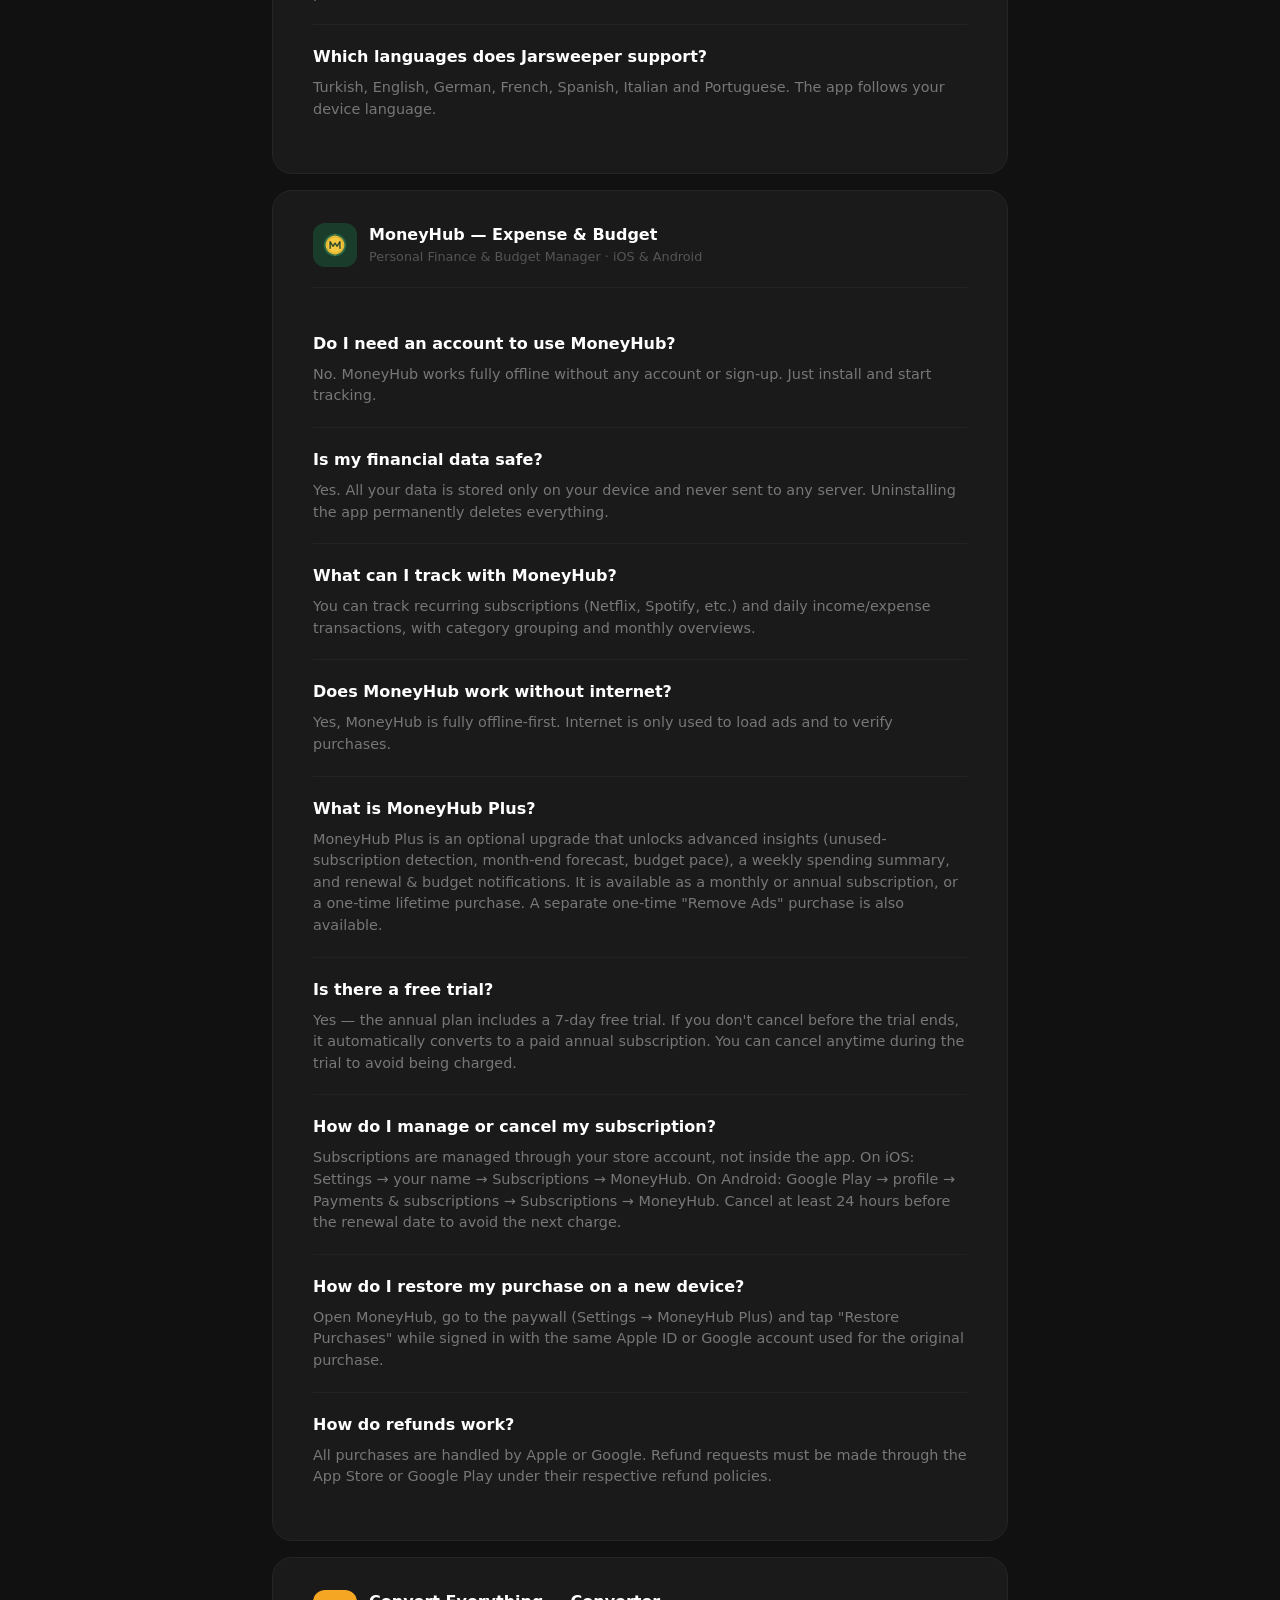
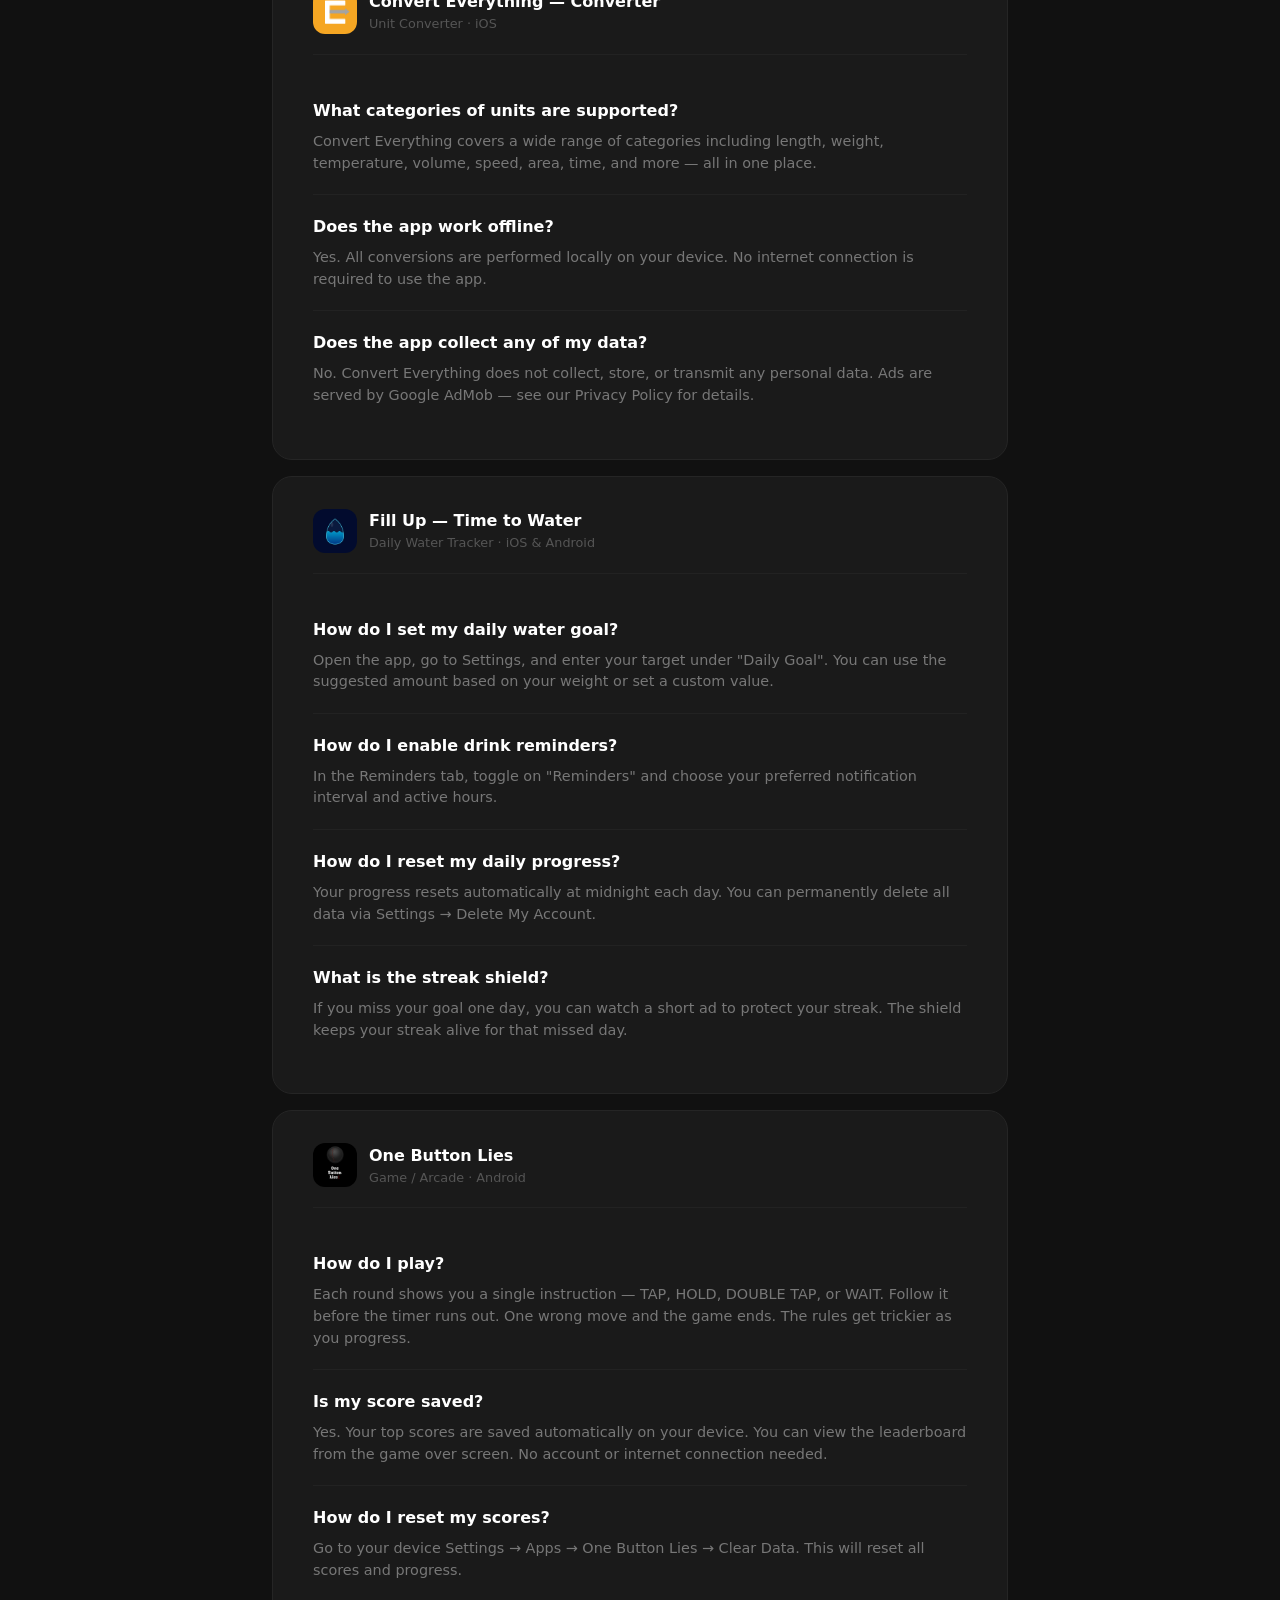
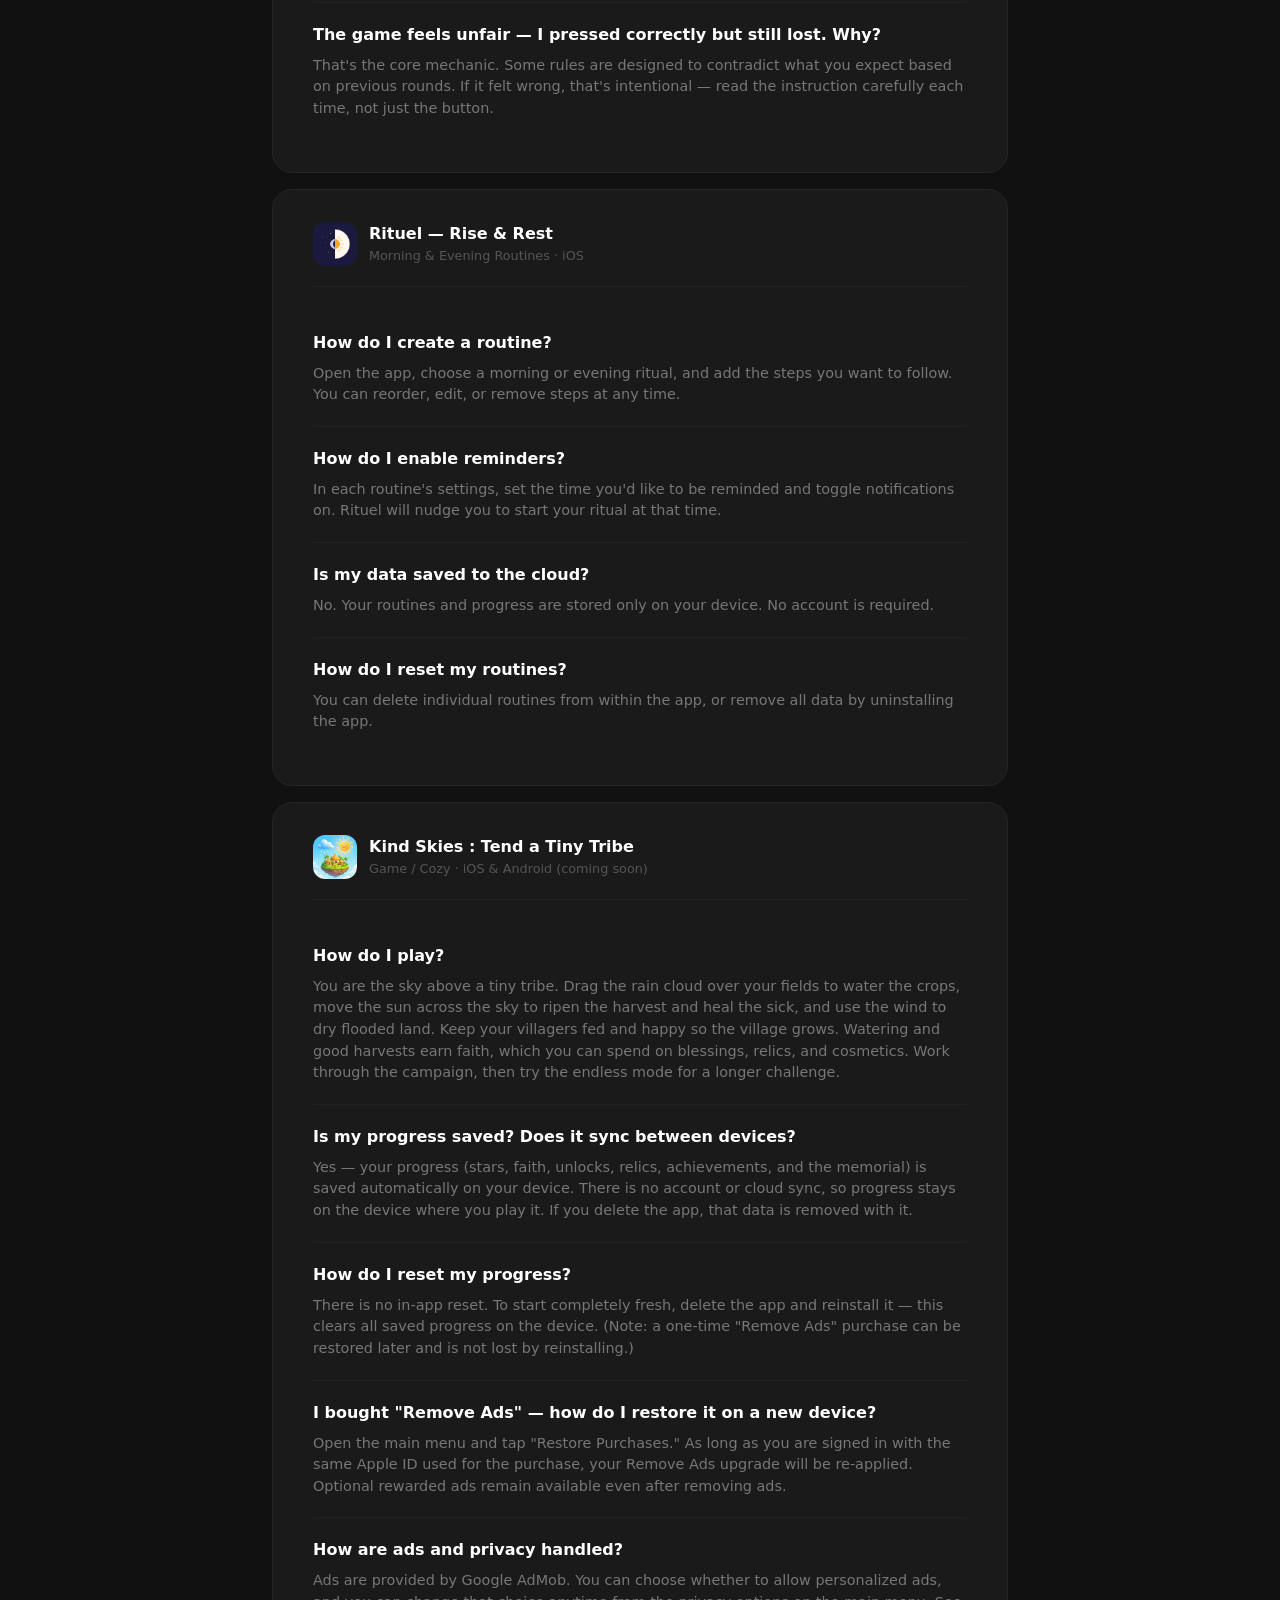
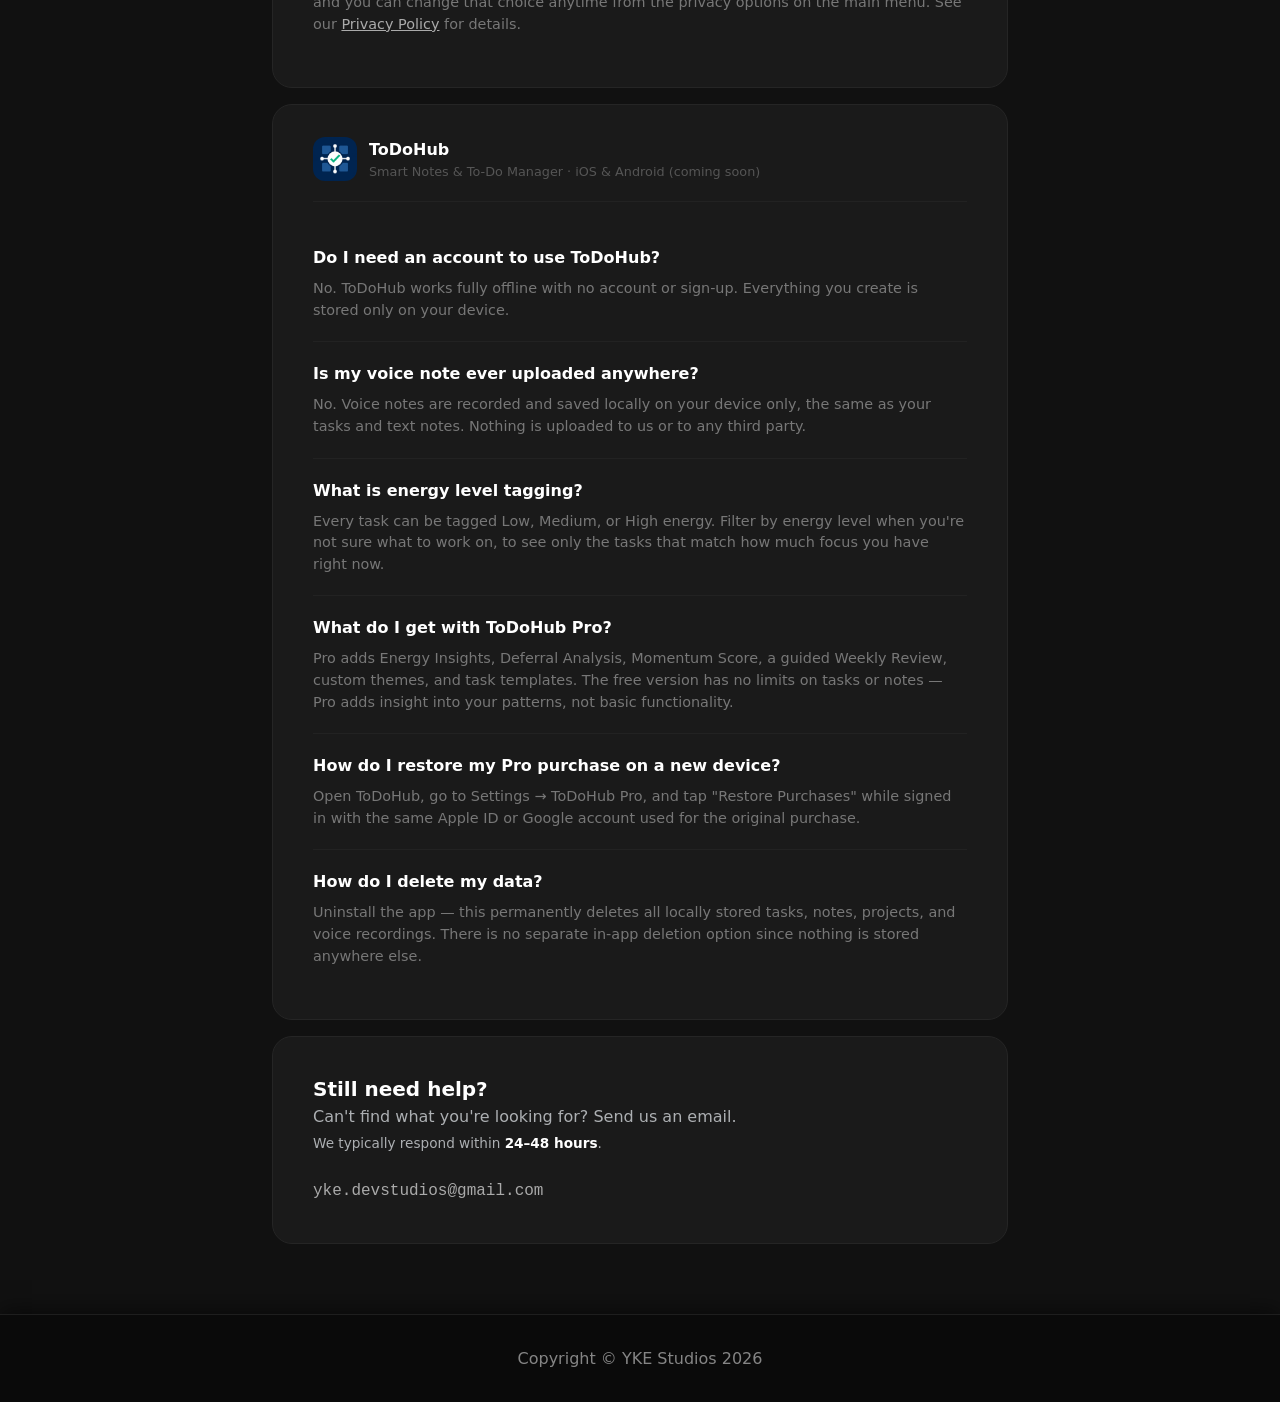
<file: support.html>
<!DOCTYPE html>
<html lang="en" data-bs-theme="dark">
<head>
  <meta charset="UTF-8" />
  <meta name="viewport" content="width=device-width, initial-scale=1.0" />
  <title>Support — YKE Studios</title>
  <meta name="description" content="Get support for YKE Studios apps. Find answers to frequently asked questions or contact us directly." />
  <meta property="og:title" content="Support — YKE Studios" />
  <meta property="og:description" content="Get support for YKE Studios apps. Find answers to frequently asked questions or contact us directly." />
  <meta property="og:type" content="website" />
  <meta property="og:url" content="https://ykekizoglu.github.io/support.html" />
  <meta name="twitter:card" content="summary" />
  <meta name="twitter:title" content="Support — YKE Studios" />
  <meta name="twitter:description" content="Get support for YKE Studios apps. Find answers to frequently asked questions or contact us directly." />
  <link rel="stylesheet" href="https://cdn.jsdelivr.net/npm/bootstrap@5.3.3/dist/css/bootstrap.min.css" />
  <link rel="stylesheet" href="/styles.css" />
  <style>
    .faq-item {
      border-bottom: 1px solid #222;
      padding: 1.25rem 0;
    }
    .faq-item:last-child { border-bottom: none; }
    .faq-question { font-weight: 600; color: #fff; margin-bottom: 0.5rem; }
    .faq-answer { color: #777; font-size: 0.9rem; margin: 0; }

    .quick-card {
      background: #1a1a1a;
      border: 1px solid #252525;
      border-radius: 16px;
      padding: 1.75rem;
      text-align: center;
      transition: all 0.3s cubic-bezier(0.4,0,0.2,1);
      text-decoration: none;
      display: block;
      height: 100%;
    }
    .quick-card:hover { border-color: #444; transform: translateY(-5px); box-shadow: 0 16px 40px rgba(0,0,0,0.4); }
    .quick-card-icon { font-size: 2rem; margin-bottom: 0.75rem; }
    .quick-card-title { font-weight: 700; color: #fff; font-size: 1rem; margin-bottom: 0.35rem; }
    .quick-card-desc { color: #666; font-size: 0.85rem; margin: 0; }

    .contact-card {
      background: #1a1a1a;
      border: 1px solid #252525;
      border-radius: 20px;
      padding: 2.5rem;
      display: flex;
      align-items: center;
      justify-content: space-between;
      gap: 1.5rem;
      flex-wrap: wrap;
    }

    .section-label {
      font-size: 0.75rem;
      font-weight: 700;
      letter-spacing: 0.1em;
      text-transform: uppercase;
      color: #444;
      margin-bottom: 1rem;
    }

    .app-faq-card {
      background: #1a1a1a;
      border: 1px solid #252525;
      border-radius: 20px;
      padding: 2rem 2.5rem;
      margin-bottom: 1rem;
    }
    .app-faq-header {
      display: flex;
      align-items: center;
      gap: 12px;
      margin-bottom: 1.5rem;
      padding-bottom: 1.25rem;
      border-bottom: 1px solid #222;
    }
    .app-faq-icon {
      width: 44px; height: 44px;
      border-radius: 12px;
      object-fit: cover;
      flex-shrink: 0;
    }
    .app-faq-name {
      font-weight: 700;
      color: #fff;
      font-size: 1rem;
    }
    .app-faq-sub {
      color: #555;
      font-size: 0.8rem;
    }
  </style>
</head>
<body>

  <!-- NAV -->
  <nav class="navbar navbar-expand-lg navbar-dark sticky-top">
    <div class="container">
      <a class="navbar-brand" href="/">YKE Studios</a>
      <button class="navbar-toggler" type="button" data-bs-toggle="collapse" data-bs-target="#navMenu">
        <span class="navbar-toggler-icon"></span>
      </button>
      <div class="collapse navbar-collapse" id="navMenu">
        <ul class="navbar-nav ms-auto">
          <li class="nav-item"><a class="nav-link" href="/">Home</a></li>
          <li class="nav-item"><a class="nav-link" href="/about.html">About</a></li>
          <li class="nav-item"><a class="nav-link active" href="/support.html">Support</a></li>
          <li class="nav-item"><a class="nav-link" href="/privacy.html">Privacy Policy</a></li>
        </ul>
      </div>
    </div>
  </nav>

  <!-- PAGE HEADER -->
  <section class="page-header">
    <div class="container text-center">
      <h1 class="fw-bold mb-3">Support Center</h1>
      <p class="lead mb-0">Need help? Find answers to common questions below or get in touch with us.</p>
    </div>
  </section>

  <!-- CONTENT -->
  <section class="content-section">
    <div class="container">

      <!-- QUICK LINKS -->
      <div class="row justify-content-center g-3 mb-5">
        <div class="col-6 col-md-4 col-lg-3">
          <a href="#general" class="quick-card">
            <div class="quick-card-icon">💬</div>
            <div class="quick-card-title">General FAQ</div>
            <p class="quick-card-desc">Common questions about all our apps.</p>
          </a>
        </div>
        <div class="col-6 col-md-4 col-lg-3">
          <a href="#app-faq" class="quick-card">
            <div class="quick-card-icon">📱</div>
            <div class="quick-card-title">App FAQ</div>
            <p class="quick-card-desc">Questions specific to each app.</p>
          </a>
        </div>
        <div class="col-6 col-md-4 col-lg-3">
          <a class="quick-card obf-mailto" data-u="yke.devstudios" data-d="gmail.com">
            <div class="quick-card-icon">✉️</div>
            <div class="quick-card-title">Email Support</div>
            <p class="quick-card-desc"><span class="obf-email" data-u="yke.devstudios" data-d="gmail.com" style="font-family: monospace;"></span></p>
          </a>
        </div>
        <div class="col-6 col-md-4 col-lg-3">
          <a href="/privacy.html" class="quick-card">
            <div class="quick-card-icon">🔒</div>
            <div class="quick-card-title">Privacy Policy</div>
            <p class="quick-card-desc">Learn how we handle your data.</p>
          </a>
        </div>
      </div>

      <div class="row justify-content-center g-4">
        <div class="col-lg-8">

          <!-- GENERAL FAQ -->
          <p class="section-label" id="general">General Questions</p>
          <div class="info-card mb-5">
            <div class="faq-item">
              <p class="faq-question">Is my data stored online?</p>
              <p class="faq-answer">Everything you create in our apps — transactions, notes, game progress — is stored only on your device. There are two exceptions: ads are loaded from Google's servers, and in apps with subscriptions your purchase receipt is verified through Adapty so it can be restored on a new device. Neither involves your name or your payment details.</p>
            </div>
            <div class="faq-item">
              <p class="faq-question">Why am I seeing ads?</p>
              <p class="faq-answer">Our apps are free to use and supported by ads via Google AdMob. You can opt out of personalized ads at any time through your device's Google Settings → Ads → Opt out of Ads Personalization.</p>
            </div>
            <div class="faq-item">
              <p class="faq-question">How do I delete my data?</p>
              <p class="faq-answer">You can delete all locally stored data at any time by uninstalling the app. Some apps also offer an in-app deletion option — check the App FAQ below for details.</p>
            </div>
            <div class="faq-item">
              <p class="faq-question">How can I contact support?</p>
              <p class="faq-answer">Send us an email at the address shown below. We typically respond within 24–48 hours.</p>
            </div>
          </div>

          <!-- APP-SPECIFIC FAQ -->
          <p class="section-label" id="app-faq">App-Specific Questions</p>

          <!-- Wishtide -->
          <div class="app-faq-card">
            <div class="app-faq-header">
              <img src="/icon_wishtide.png" alt="Wishtide icon" class="app-faq-icon" />
              <div>
                <div class="app-faq-name">Wishtide</div>
                <div class="app-faq-sub">Interactive Story Game · iOS &amp; Android</div>
              </div>
            </div>
            <div class="faq-item">
              <p class="faq-question">Why do I have to wait for new letters?</p>
              <p class="faq-answer">The village runs on real time, so a letter written today may not arrive until tomorrow. Answering a letter also pushes the well's clock forward, which means a chain of replies can often be played through in one sitting. When your letter box is empty, the app tells you when the next one is due.</p>
            </div>
            <div class="faq-item">
              <p class="faq-question">The well says it is tired and I cannot help. What now?</p>
              <p class="faq-answer">Helping spends the well's power, and power refills on its own over a few hours. Offerings left by villagers also feed it. Refusing, keeping, or misleading costs nothing — running low is part of the story, not a paywall.</p>
            </div>
            <div class="faq-item">
              <p class="faq-question">How do I remove the ads?</p>
              <p class="faq-answer">Open the main menu and tap "Remove ads" — a one-time purchase that removes them permanently. If you reinstall or switch to a new device, tap "Restore purchases" on the same screen; there is nothing to pay again.</p>
            </div>
            <div class="faq-item">
              <p class="faq-question">Can I undo a decision, or start over?</p>
              <p class="faq-answer">Decisions are permanent by design — the villagers remember what you chose, and that is the heart of the game. To begin a new story, uninstall and reinstall the app; on Android you can also use Settings → Apps → Wishtide → Clear Data.</p>
            </div>
            <div class="faq-item">
              <p class="faq-question">Does Wishtide need an internet connection?</p>
              <p class="faq-answer">No. The whole story is on your device and plays offline. Internet is used only to load ads and to process an in-app purchase.</p>
            </div>
            <div class="faq-item">
              <p class="faq-question">Which languages does Wishtide support?</p>
              <p class="faq-answer">Turkish, English, German, French, Spanish, Italian and Portuguese — every letter is fully translated, not just the menus. The app follows your device language.</p>
            </div>
          </div>

          <!-- Toybox -->
          <div class="app-faq-card">
            <div class="app-faq-header">
              <img src="/icon_toybox.png" alt="Toybox icon" class="app-faq-icon" />
              <div>
                <div class="app-faq-name">Toybox — Wood to Wire</div>
                <div class="app-faq-sub">Strategy Game · iOS &amp; Android</div>
              </div>
            </div>
            <div class="faq-item">
              <p class="faq-question">I keep losing the same battle. Any tips?</p>
              <p class="faq-answer">Read the message on the defeat screen — it tells you why you lost. Hold a unit button to see which units it beats and which beat it, and do not let gold pile up: unspent gold does not fight. Advancing an age powers up every unit, so it is usually worth it. Upgrades bought with screws in the Workshop make every later battle easier.</p>
            </div>
            <div class="faq-item">
              <p class="faq-question">How do I remove the ads?</p>
              <p class="faq-answer">Tap "No ads" on the main menu, or "Remove ads" in Settings — a one-time purchase that removes the banner and the ads between battles permanently. Optional rewarded ads stay available if you want the bonus. If you reinstall or switch to a new device, tap "Restore purchases" in Settings; there is nothing to pay again.</p>
            </div>
            <div class="faq-item">
              <p class="faq-question">Can I start over?</p>
              <p class="faq-answer">Yes. Open Settings (the gear on the main menu) and tap "Reset progress", then confirm. Your campaign, stars, upgrades and screws are deleted, and the tutorial plays again. Purchases are not affected.</p>
            </div>
            <div class="faq-item">
              <p class="faq-question">Does Toybox need an internet connection?</p>
              <p class="faq-answer">No. Battles play fully offline. Internet is used only to load ads and to process an in-app purchase.</p>
            </div>
            <div class="faq-item">
              <p class="faq-question">Which languages does Toybox support?</p>
              <p class="faq-answer">Turkish, English, German, French, Spanish, Italian and Portuguese. The app follows your device language.</p>
            </div>
          </div>

          <!-- Drillsweeper -->
          <div class="app-faq-card">
            <div class="app-faq-header">
              <img src="/icon_drillsweeper.png" alt="Drillsweeper icon" class="app-faq-icon" />
              <div>
                <div class="app-faq-name">Drillsweeper</div>
                <div class="app-faq-sub">Puzzle Game · iOS</div>
              </div>
            </div>
            <div class="faq-item">
              <p class="faq-question">Will I ever have to guess?</p>
              <p class="faq-answer">Not in a Short Run or the Daily Terrain: every layer is checked so the exit can be reached with logic and the tools you are given. Risk is your choice — purple deep crystals are worth more and sit next to gas. In an Endless Run tools carry over instead of refilling, so once they run out a guess may be needed. Retro Minesweeper is classic minesweeper and can need a guess, just like the original.</p>
            </div>
            <div class="faq-item">
              <p class="faq-question">How do I remove the ads?</p>
              <p class="faq-answer">Tap “Remove ads” at the bottom of the main menu, or open Settings → Purchase. It is a one-time purchase that removes the menu banner and the ads between games permanently. Optional rewarded videos stay available if you want the bonus. On a new device or after reinstalling, tap “Restore purchases” in Settings; there is nothing to pay again.</p>
            </div>
            <div class="faq-item">
              <p class="faq-question">I closed the app in the middle of a run. Is it lost?</p>
              <p class="faq-answer">No. Runs are saved after every move; tap “Continue” on the main menu to pick up exactly where you left off.</p>
            </div>
            <div class="faq-item">
              <p class="faq-question">Does Drillsweeper need an internet connection?</p>
              <p class="faq-answer">No. Runs, the Daily Terrain and Retro Minesweeper play fully offline. Internet is used only to load ads and to process an in-app purchase.</p>
            </div>
            <div class="faq-item">
              <p class="faq-question">Which languages does Drillsweeper support?</p>
              <p class="faq-answer">Turkish, English, German, French, Italian, Spanish and Portuguese (Brazil). The app follows your device language.</p>
            </div>
          </div>

          <!-- Jarsweeper -->
          <div class="app-faq-card">
            <div class="app-faq-header">
              <img src="/icon_jarsweeper.png" alt="Jarsweeper icon" class="app-faq-icon" />
              <div>
                <div class="app-faq-name">Jarsweeper</div>
                <div class="app-faq-sub">Puzzle Game · iOS</div>
              </div>
            </div>
            <div class="faq-item">
              <p class="faq-question">How do I play?</p>
              <p class="faq-answer">Drag the ball at the bottom back like a slingshot and let go to throw it at a jar. A broken jar leaves a number: how many of the jars around it hide dynamite. Hold a jar you are sure about to flag it. Clear every safe jar to finish the shelf; a short tutorial runs on your first shelf.</p>
            </div>
            <div class="faq-item">
              <p class="faq-question">Will I ever have to guess?</p>
              <p class="faq-answer">No. Every shelf is generated and checked so it can be solved with logic alone. Your aim can still miss, though — a stray throw may break the jar next door.</p>
            </div>
            <div class="faq-item">
              <p class="faq-question">How do I remove the ads?</p>
              <p class="faq-answer">Open Settings (the gear on the main menu) and tap "Remove ads" — a one-time purchase that removes the ads after runs and between shelves permanently. The optional "watch an ad to continue" stays available if you want it. On a new device or after reinstalling, tap "Restore purchases" in Settings; there is nothing to pay again.</p>
            </div>
            <div class="faq-item">
              <p class="faq-question">How do I unlock slingshots, shelves and rooms?</p>
              <p class="faq-answer">Gold you earn in runs is added to your purse. Tap the treasure chest on the main menu to open the Collection and buy or equip new slingshots, shelves, rooms and jar designs. Gold cannot be bought with real money.</p>
            </div>
            <div class="faq-item">
              <p class="faq-question">Does Jarsweeper need an internet connection?</p>
              <p class="faq-answer">No. The game plays fully offline. Internet is used only to load ads and to process an in-app purchase.</p>
            </div>
            <div class="faq-item">
              <p class="faq-question">Which languages does Jarsweeper support?</p>
              <p class="faq-answer">Turkish, English, German, French, Spanish, Italian and Portuguese. The app follows your device language.</p>
            </div>
          </div>

          <!-- MoneyHub -->
          <div class="app-faq-card">
            <div class="app-faq-header">
              <img src="/icon_moneyhub.png" alt="MoneyHub icon" class="app-faq-icon" />
              <div>
                <div class="app-faq-name">MoneyHub — Expense & Budget</div>
                <div class="app-faq-sub">Personal Finance & Budget Manager · iOS & Android</div>
              </div>
            </div>
            <div class="faq-item">
              <p class="faq-question">Do I need an account to use MoneyHub?</p>
              <p class="faq-answer">No. MoneyHub works fully offline without any account or sign-up. Just install and start tracking.</p>
            </div>
            <div class="faq-item">
              <p class="faq-question">Is my financial data safe?</p>
              <p class="faq-answer">Yes. All your data is stored only on your device and never sent to any server. Uninstalling the app permanently deletes everything.</p>
            </div>
            <div class="faq-item">
              <p class="faq-question">What can I track with MoneyHub?</p>
              <p class="faq-answer">You can track recurring subscriptions (Netflix, Spotify, etc.) and daily income/expense transactions, with category grouping and monthly overviews.</p>
            </div>
            <div class="faq-item">
              <p class="faq-question">Does MoneyHub work without internet?</p>
              <p class="faq-answer">Yes, MoneyHub is fully offline-first. Internet is only used to load ads and to verify purchases.</p>
            </div>
            <div class="faq-item">
              <p class="faq-question">What is MoneyHub Plus?</p>
              <p class="faq-answer">MoneyHub Plus is an optional upgrade that unlocks advanced insights (unused-subscription detection, month-end forecast, budget pace), a weekly spending summary, and renewal &amp; budget notifications. It is available as a monthly or annual subscription, or a one-time lifetime purchase. A separate one-time "Remove Ads" purchase is also available.</p>
            </div>
            <div class="faq-item">
              <p class="faq-question">Is there a free trial?</p>
              <p class="faq-answer">Yes — the annual plan includes a 7-day free trial. If you don't cancel before the trial ends, it automatically converts to a paid annual subscription. You can cancel anytime during the trial to avoid being charged.</p>
            </div>
            <div class="faq-item">
              <p class="faq-question">How do I manage or cancel my subscription?</p>
              <p class="faq-answer">Subscriptions are managed through your store account, not inside the app. On iOS: Settings → your name → Subscriptions → MoneyHub. On Android: Google Play → profile → Payments &amp; subscriptions → Subscriptions → MoneyHub. Cancel at least 24 hours before the renewal date to avoid the next charge.</p>
            </div>
            <div class="faq-item">
              <p class="faq-question">How do I restore my purchase on a new device?</p>
              <p class="faq-answer">Open MoneyHub, go to the paywall (Settings → MoneyHub Plus) and tap "Restore Purchases" while signed in with the same Apple ID or Google account used for the original purchase.</p>
            </div>
            <div class="faq-item">
              <p class="faq-question">How do refunds work?</p>
              <p class="faq-answer">All purchases are handled by Apple or Google. Refund requests must be made through the App Store or Google Play under their respective refund policies.</p>
            </div>
          </div>

          <!-- Convert Everything -->
          <div class="app-faq-card">
            <div class="app-faq-header">
              <img src="/icon_convert_everything.png" alt="Convert Everything icon" class="app-faq-icon" />
              <div>
                <div class="app-faq-name">Convert Everything — Converter</div>
                <div class="app-faq-sub">Unit Converter · iOS</div>
              </div>
            </div>
            <div class="faq-item">
              <p class="faq-question">What categories of units are supported?</p>
              <p class="faq-answer">Convert Everything covers a wide range of categories including length, weight, temperature, volume, speed, area, time, and more — all in one place.</p>
            </div>
            <div class="faq-item">
              <p class="faq-question">Does the app work offline?</p>
              <p class="faq-answer">Yes. All conversions are performed locally on your device. No internet connection is required to use the app.</p>
            </div>
            <div class="faq-item">
              <p class="faq-question">Does the app collect any of my data?</p>
              <p class="faq-answer">No. Convert Everything does not collect, store, or transmit any personal data. Ads are served by Google AdMob — see our Privacy Policy for details.</p>
            </div>
          </div>

          <!-- Fill Up -->
          <div class="app-faq-card">
            <div class="app-faq-header">
              <img src="/icon.png" alt="Fill Up icon" class="app-faq-icon" />
              <div>
                <div class="app-faq-name">Fill Up — Time to Water</div>
                <div class="app-faq-sub">Daily Water Tracker · iOS & Android</div>
              </div>
            </div>
            <div class="faq-item">
              <p class="faq-question">How do I set my daily water goal?</p>
              <p class="faq-answer">Open the app, go to Settings, and enter your target under "Daily Goal". You can use the suggested amount based on your weight or set a custom value.</p>
            </div>
            <div class="faq-item">
              <p class="faq-question">How do I enable drink reminders?</p>
              <p class="faq-answer">In the Reminders tab, toggle on "Reminders" and choose your preferred notification interval and active hours.</p>
            </div>
            <div class="faq-item">
              <p class="faq-question">How do I reset my daily progress?</p>
              <p class="faq-answer">Your progress resets automatically at midnight each day. You can permanently delete all data via Settings → Delete My Account.</p>
            </div>
            <div class="faq-item">
              <p class="faq-question">What is the streak shield?</p>
              <p class="faq-answer">If you miss your goal one day, you can watch a short ad to protect your streak. The shield keeps your streak alive for that missed day.</p>
            </div>
          </div>

          <!-- One Button Lies -->
          <div class="app-faq-card">
            <div class="app-faq-header">
              <img src="/icon_one_button_lies.png" alt="One Button Lies icon" class="app-faq-icon" />
              <div>
                <div class="app-faq-name">One Button Lies</div>
                <div class="app-faq-sub">Game / Arcade · Android</div>
              </div>
            </div>
            <div class="faq-item">
              <p class="faq-question">How do I play?</p>
              <p class="faq-answer">Each round shows you a single instruction — TAP, HOLD, DOUBLE TAP, or WAIT. Follow it before the timer runs out. One wrong move and the game ends. The rules get trickier as you progress.</p>
            </div>
            <div class="faq-item">
              <p class="faq-question">Is my score saved?</p>
              <p class="faq-answer">Yes. Your top scores are saved automatically on your device. You can view the leaderboard from the game over screen. No account or internet connection needed.</p>
            </div>
            <div class="faq-item">
              <p class="faq-question">How do I reset my scores?</p>
              <p class="faq-answer">Go to your device Settings → Apps → One Button Lies → Clear Data. This will reset all scores and progress.</p>
            </div>
            <div class="faq-item">
              <p class="faq-question">The game feels unfair — I pressed correctly but still lost. Why?</p>
              <p class="faq-answer">That's the core mechanic. Some rules are designed to contradict what you expect based on previous rounds. If it felt wrong, that's intentional — read the instruction carefully each time, not just the button.</p>
            </div>
          </div>

          <!-- Rituel -->
          <div class="app-faq-card">
            <div class="app-faq-header">
              <img src="/icon_rituel.png" alt="Rituel icon" class="app-faq-icon" />
              <div>
                <div class="app-faq-name">Rituel — Rise & Rest</div>
                <div class="app-faq-sub">Morning & Evening Routines · iOS</div>
              </div>
            </div>
            <div class="faq-item">
              <p class="faq-question">How do I create a routine?</p>
              <p class="faq-answer">Open the app, choose a morning or evening ritual, and add the steps you want to follow. You can reorder, edit, or remove steps at any time.</p>
            </div>
            <div class="faq-item">
              <p class="faq-question">How do I enable reminders?</p>
              <p class="faq-answer">In each routine's settings, set the time you'd like to be reminded and toggle notifications on. Rituel will nudge you to start your ritual at that time.</p>
            </div>
            <div class="faq-item">
              <p class="faq-question">Is my data saved to the cloud?</p>
              <p class="faq-answer">No. Your routines and progress are stored only on your device. No account is required.</p>
            </div>
            <div class="faq-item">
              <p class="faq-question">How do I reset my routines?</p>
              <p class="faq-answer">You can delete individual routines from within the app, or remove all data by uninstalling the app.</p>
            </div>
          </div>

          <!-- Kind Skies -->
          <div class="app-faq-card">
            <div class="app-faq-header">
              <img src="/icon_kind_skies.png" alt="Kind Skies icon" class="app-faq-icon" />
              <div>
                <div class="app-faq-name">Kind Skies : Tend a Tiny Tribe</div>
                <div class="app-faq-sub">Game / Cozy · iOS &amp; Android (coming soon)</div>
              </div>
            </div>
            <div class="faq-item">
              <p class="faq-question">How do I play?</p>
              <p class="faq-answer">You are the sky above a tiny tribe. Drag the rain cloud over your fields to water the crops, move the sun across the sky to ripen the harvest and heal the sick, and use the wind to dry flooded land. Keep your villagers fed and happy so the village grows. Watering and good harvests earn faith, which you can spend on blessings, relics, and cosmetics. Work through the campaign, then try the endless mode for a longer challenge.</p>
            </div>
            <div class="faq-item">
              <p class="faq-question">Is my progress saved? Does it sync between devices?</p>
              <p class="faq-answer">Yes — your progress (stars, faith, unlocks, relics, achievements, and the memorial) is saved automatically on your device. There is no account or cloud sync, so progress stays on the device where you play it. If you delete the app, that data is removed with it.</p>
            </div>
            <div class="faq-item">
              <p class="faq-question">How do I reset my progress?</p>
              <p class="faq-answer">There is no in-app reset. To start completely fresh, delete the app and reinstall it — this clears all saved progress on the device. (Note: a one-time "Remove Ads" purchase can be restored later and is not lost by reinstalling.)</p>
            </div>
            <div class="faq-item">
              <p class="faq-question">I bought "Remove Ads" — how do I restore it on a new device?</p>
              <p class="faq-answer">Open the main menu and tap "Restore Purchases." As long as you are signed in with the same Apple ID used for the purchase, your Remove Ads upgrade will be re-applied. Optional rewarded ads remain available even after removing ads.</p>
            </div>
            <div class="faq-item">
              <p class="faq-question">How are ads and privacy handled?</p>
              <p class="faq-answer">Ads are provided by Google AdMob. You can choose whether to allow personalized ads, and you can change that choice anytime from the privacy options on the main menu. See our <a href="/privacy.html" style="color:#aaa;">Privacy Policy</a> for details.</p>
            </div>
          </div>

          <!-- ToDoHub -->
          <div class="app-faq-card">
            <div class="app-faq-header">
              <img src="/icon_todohub.png" alt="ToDoHub icon" class="app-faq-icon" />
              <div>
                <div class="app-faq-name">ToDoHub</div>
                <div class="app-faq-sub">Smart Notes &amp; To-Do Manager · iOS &amp; Android (coming soon)</div>
              </div>
            </div>
            <div class="faq-item">
              <p class="faq-question">Do I need an account to use ToDoHub?</p>
              <p class="faq-answer">No. ToDoHub works fully offline with no account or sign-up. Everything you create is stored only on your device.</p>
            </div>
            <div class="faq-item">
              <p class="faq-question">Is my voice note ever uploaded anywhere?</p>
              <p class="faq-answer">No. Voice notes are recorded and saved locally on your device only, the same as your tasks and text notes. Nothing is uploaded to us or to any third party.</p>
            </div>
            <div class="faq-item">
              <p class="faq-question">What is energy level tagging?</p>
              <p class="faq-answer">Every task can be tagged Low, Medium, or High energy. Filter by energy level when you're not sure what to work on, to see only the tasks that match how much focus you have right now.</p>
            </div>
            <div class="faq-item">
              <p class="faq-question">What do I get with ToDoHub Pro?</p>
              <p class="faq-answer">Pro adds Energy Insights, Deferral Analysis, Momentum Score, a guided Weekly Review, custom themes, and task templates. The free version has no limits on tasks or notes — Pro adds insight into your patterns, not basic functionality.</p>
            </div>
            <div class="faq-item">
              <p class="faq-question">How do I restore my Pro purchase on a new device?</p>
              <p class="faq-answer">Open ToDoHub, go to Settings → ToDoHub Pro, and tap "Restore Purchases" while signed in with the same Apple ID or Google account used for the original purchase.</p>
            </div>
            <div class="faq-item">
              <p class="faq-question">How do I delete my data?</p>
              <p class="faq-answer">Uninstall the app — this permanently deletes all locally stored tasks, notes, projects, and voice recordings. There is no separate in-app deletion option since nothing is stored anywhere else.</p>
            </div>
          </div>

          <!-- Contact -->
          <div class="contact-card mt-2">
            <div>
              <h2 class="h5 fw-bold text-white mb-1">Still need help?</h2>
              <p class="text-muted mb-1">Can't find what you're looking for? Send us an email.</p>
              <p class="text-muted mb-0" style="font-size: 0.85rem;">We typically respond within <strong class="text-white">24–48 hours</strong>.</p>
            </div>
            <p class="mb-0"><span class="obf-email" data-u="yke.devstudios" data-d="gmail.com" style="font-family: monospace; font-size: 1rem; color: #aaa;"></span></p>
          </div>

        </div>
      </div>
    </div>
  </section>

  <!-- FOOTER -->
  <footer class="mt-auto">
    <div class="container text-center">
      <p class="m-0 text-white-50">Copyright &copy; YKE Studios 2026</p>
    </div>
  </footer>

  <script src="https://cdn.jsdelivr.net/npm/bootstrap@5.3.3/dist/js/bootstrap.bundle.min.js"></script>
  <script src="/scripts.js"></script>
</body>
</html>
</file>
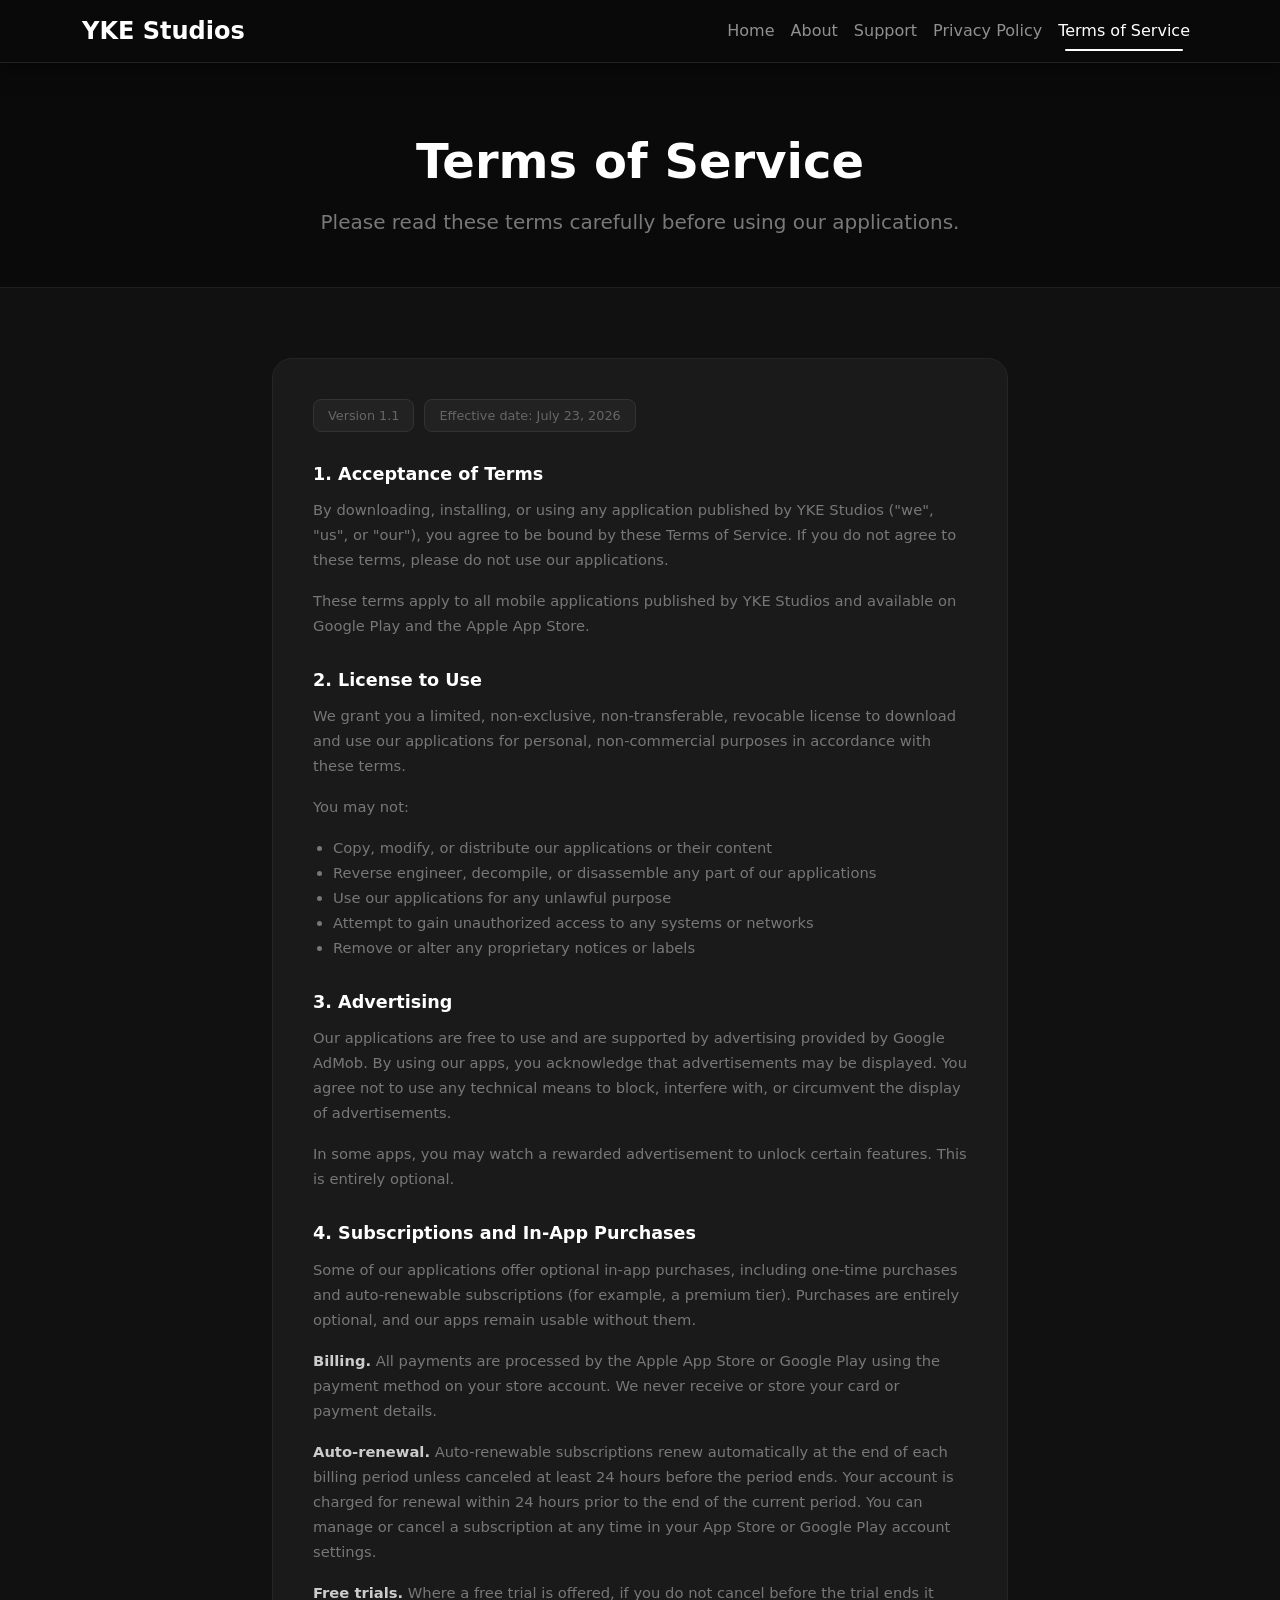
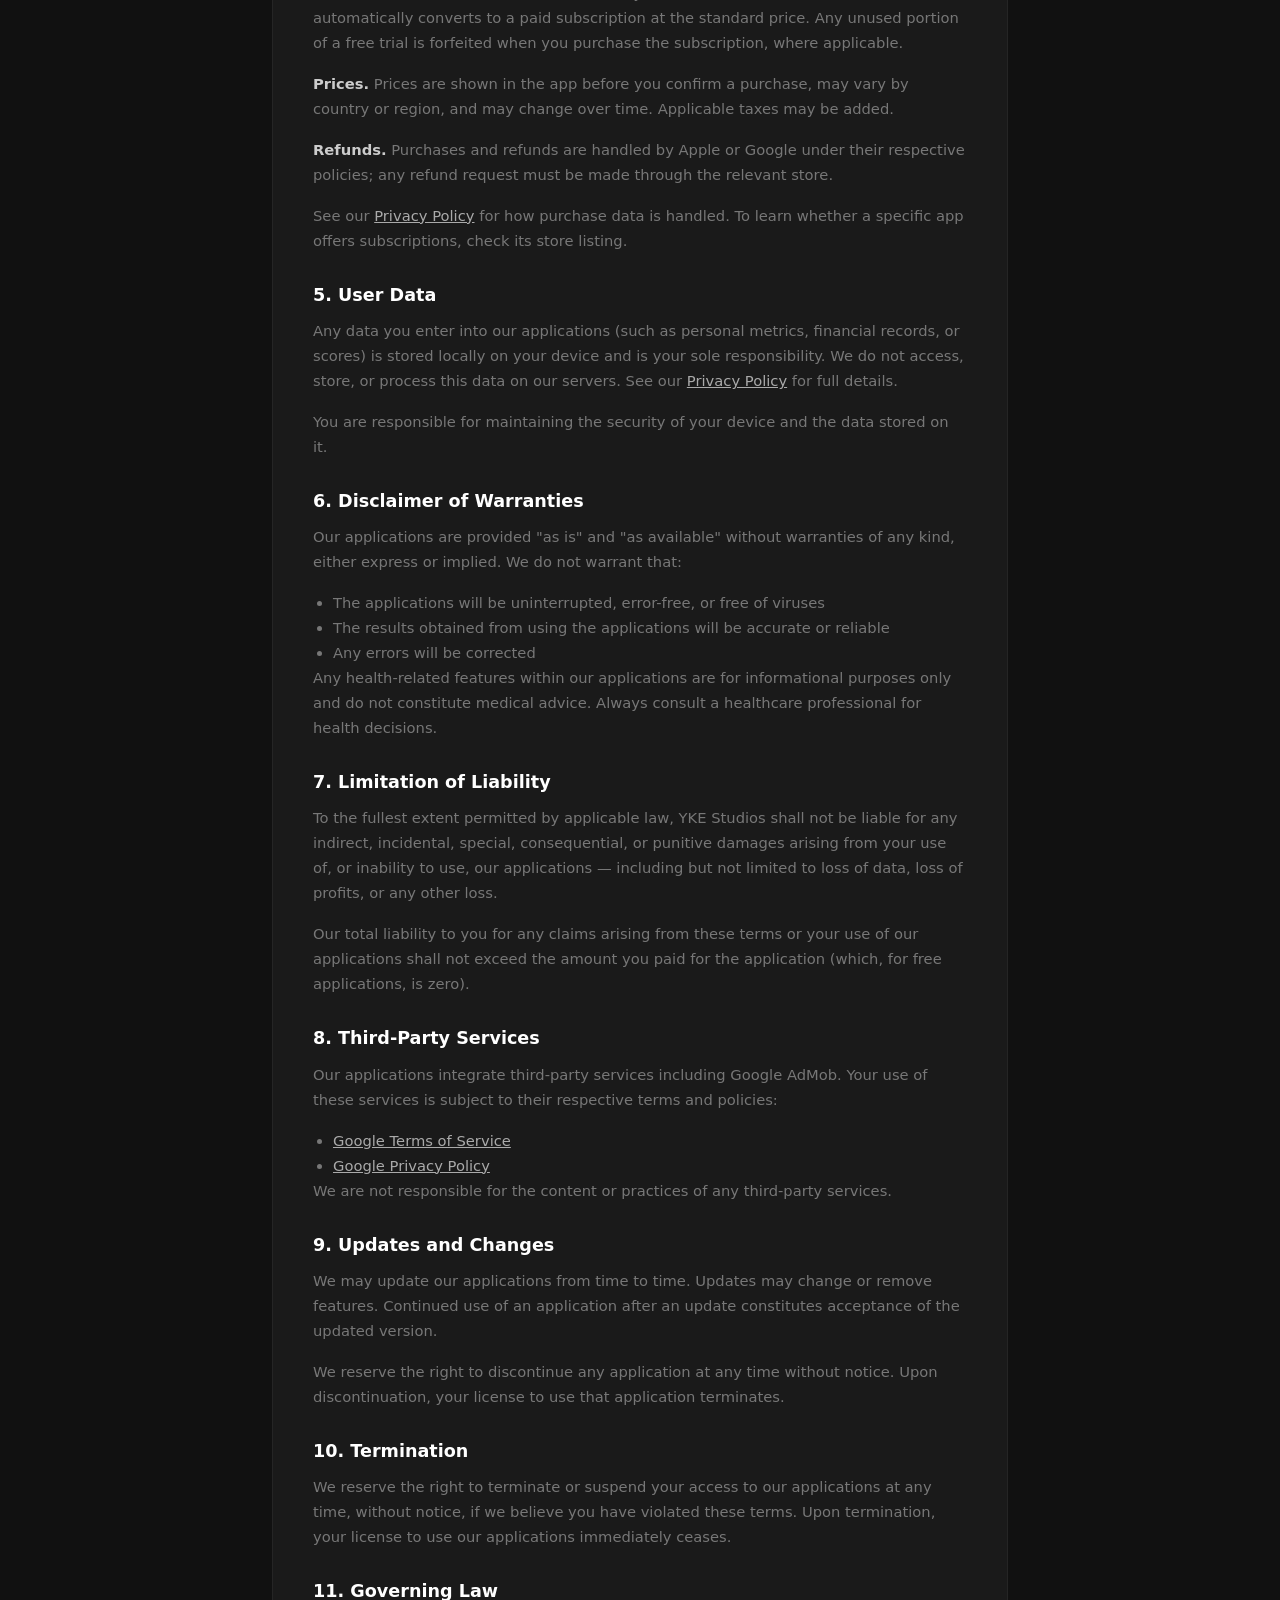
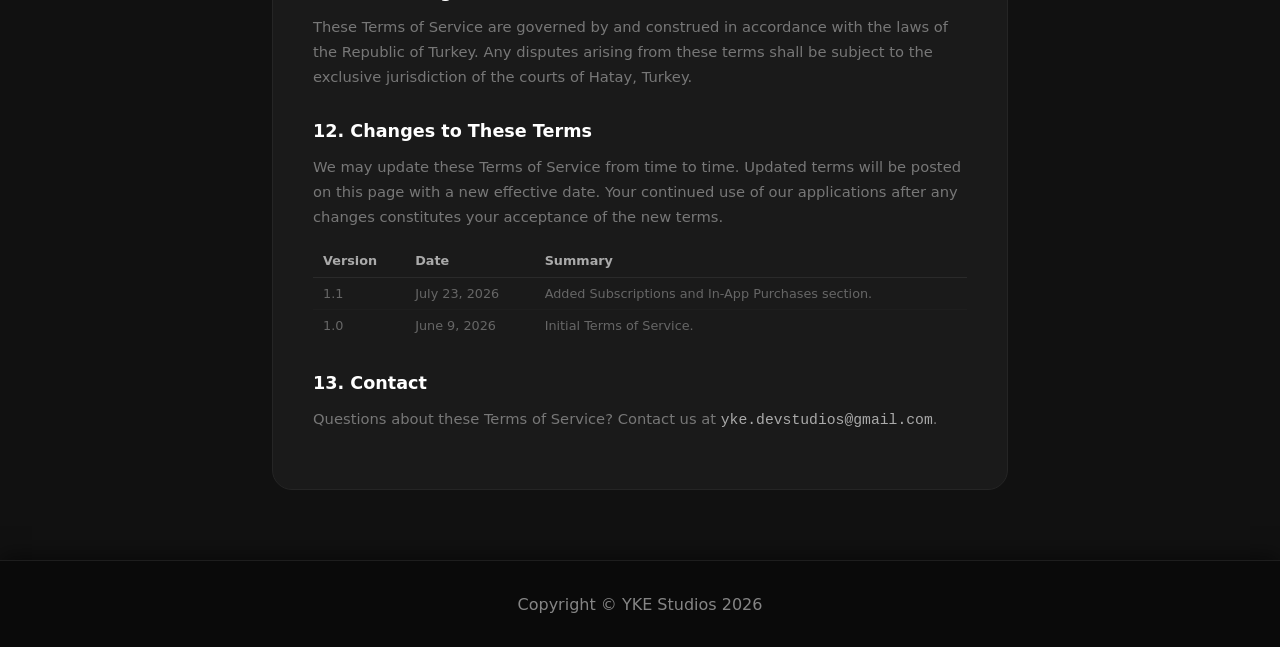
<file: terms.html>
<!DOCTYPE html>
<html lang="en" data-bs-theme="dark">
<head>
  <meta charset="UTF-8" />
  <meta name="viewport" content="width=device-width, initial-scale=1.0" />
  <title>Terms of Service — YKE Studios</title>
  <meta name="description" content="Terms of Service for YKE Studios apps. Read our usage terms before using our applications." />
  <meta property="og:title" content="Terms of Service — YKE Studios" />
  <meta property="og:description" content="Terms of Service for YKE Studios apps." />
  <meta property="og:type" content="website" />
  <meta property="og:url" content="https://ykekizoglu.github.io/terms.html" />
  <meta name="twitter:card" content="summary" />
  <meta name="twitter:title" content="Terms of Service — YKE Studios" />
  <meta name="twitter:description" content="Terms of Service for YKE Studios apps." />
  <link rel="stylesheet" href="https://cdn.jsdelivr.net/npm/bootstrap@5.3.3/dist/css/bootstrap.min.css" />
  <link rel="stylesheet" href="/styles.css" />
  <style>
    .policy-card {
      background: #1a1a1a;
      border: 1px solid #252525;
      border-radius: 20px;
      padding: 2.5rem;
    }

    .policy-section { margin-bottom: 2rem; }
    .policy-section:last-child { margin-bottom: 0; }
    .policy-section h2 {
      font-size: 1.1rem;
      font-weight: 700;
      color: #fff;
      margin-bottom: 0.75rem;
    }
    .policy-section p, .policy-section li {
      color: #777;
      font-size: 0.92rem;
      line-height: 1.7;
    }
    .policy-section ul, .policy-section ol {
      padding-left: 1.25rem;
      margin: 0;
    }

    .policy-divider {
      border-color: #252525;
      margin: 2rem 0;
    }

    .version-bar {
      display: flex;
      align-items: center;
      gap: 10px;
      flex-wrap: wrap;
      margin-bottom: 2rem;
    }
    .version-badge {
      display: inline-block;
      background: #222;
      border: 1px solid #333;
      border-radius: 8px;
      padding: 6px 14px;
      font-size: 0.8rem;
      color: #666;
    }

    .version-table {
      width: 100%;
      border-collapse: collapse;
      margin-top: 0.75rem;
    }
    .version-table th {
      color: #aaa;
      font-size: 0.8rem;
      font-weight: 600;
      text-align: left;
      padding: 6px 10px;
      border-bottom: 1px solid #2a2a2a;
    }
    .version-table td {
      color: #666;
      font-size: 0.8rem;
      padding: 6px 10px;
      border-bottom: 1px solid #1e1e1e;
    }
    .version-table tr:last-child td { border-bottom: none; }
  </style>
</head>
<body>

  <!-- NAV -->
  <nav class="navbar navbar-expand-lg navbar-dark sticky-top">
    <div class="container">
      <a class="navbar-brand" href="/">YKE Studios</a>
      <button class="navbar-toggler" type="button" data-bs-toggle="collapse" data-bs-target="#navMenu">
        <span class="navbar-toggler-icon"></span>
      </button>
      <div class="collapse navbar-collapse" id="navMenu">
        <ul class="navbar-nav ms-auto">
          <li class="nav-item"><a class="nav-link" href="/">Home</a></li>
          <li class="nav-item"><a class="nav-link" href="/about.html">About</a></li>
          <li class="nav-item"><a class="nav-link" href="/support.html">Support</a></li>
          <li class="nav-item"><a class="nav-link" href="/privacy.html">Privacy Policy</a></li>
          <li class="nav-item"><a class="nav-link active" href="/terms.html">Terms of Service</a></li>
        </ul>
      </div>
    </div>
  </nav>

  <!-- PAGE HEADER -->
  <section class="page-header">
    <div class="container text-center">
      <h1 class="fw-bold mb-3">Terms of Service</h1>
      <p class="lead mb-0">Please read these terms carefully before using our applications.</p>
    </div>
  </section>

  <!-- CONTENT -->
  <section class="content-section">
    <div class="container">
      <div class="row justify-content-center">
        <div class="col-lg-8">
          <div class="policy-card">

            <!-- Version bar -->
            <div class="version-bar">
              <span class="version-badge">Version 1.1</span>
              <span class="version-badge">Effective date: July 23, 2026</span>
            </div>

            <!-- 1. Acceptance -->
            <div class="policy-section">
              <h2>1. Acceptance of Terms</h2>
              <p>By downloading, installing, or using any application published by YKE Studios ("we", "us", or "our"), you agree to be bound by these Terms of Service. If you do not agree to these terms, please do not use our applications.</p>
              <p>These terms apply to all mobile applications published by YKE Studios and available on Google Play and the Apple App Store.</p>
            </div>

            <!-- 2. License -->
            <div class="policy-section">
              <h2>2. License to Use</h2>
              <p>We grant you a limited, non-exclusive, non-transferable, revocable license to download and use our applications for personal, non-commercial purposes in accordance with these terms.</p>
              <p>You may not:</p>
              <ul>
                <li>Copy, modify, or distribute our applications or their content</li>
                <li>Reverse engineer, decompile, or disassemble any part of our applications</li>
                <li>Use our applications for any unlawful purpose</li>
                <li>Attempt to gain unauthorized access to any systems or networks</li>
                <li>Remove or alter any proprietary notices or labels</li>
              </ul>
            </div>

            <!-- 3. In-App Advertising -->
            <div class="policy-section">
              <h2>3. Advertising</h2>
              <p>Our applications are free to use and are supported by advertising provided by Google AdMob. By using our apps, you acknowledge that advertisements may be displayed. You agree not to use any technical means to block, interfere with, or circumvent the display of advertisements.</p>
              <p>In some apps, you may watch a rewarded advertisement to unlock certain features. This is entirely optional.</p>
            </div>

            <!-- 4. Subscriptions and In-App Purchases -->
            <div class="policy-section">
              <h2>4. Subscriptions and In-App Purchases</h2>
              <p>Some of our applications offer optional in-app purchases, including one-time purchases and auto-renewable subscriptions (for example, a premium tier). Purchases are entirely optional, and our apps remain usable without them.</p>
              <p><strong style="color:#ccc;">Billing.</strong> All payments are processed by the Apple App Store or Google Play using the payment method on your store account. We never receive or store your card or payment details.</p>
              <p><strong style="color:#ccc;">Auto-renewal.</strong> Auto-renewable subscriptions renew automatically at the end of each billing period unless canceled at least 24 hours before the period ends. Your account is charged for renewal within 24 hours prior to the end of the current period. You can manage or cancel a subscription at any time in your App Store or Google Play account settings.</p>
              <p><strong style="color:#ccc;">Free trials.</strong> Where a free trial is offered, if you do not cancel before the trial ends it automatically converts to a paid subscription at the standard price. Any unused portion of a free trial is forfeited when you purchase the subscription, where applicable.</p>
              <p><strong style="color:#ccc;">Prices.</strong> Prices are shown in the app before you confirm a purchase, may vary by country or region, and may change over time. Applicable taxes may be added.</p>
              <p><strong style="color:#ccc;">Refunds.</strong> Purchases and refunds are handled by Apple or Google under their respective policies; any refund request must be made through the relevant store.</p>
              <p>See our <a href="/privacy.html" style="color: #aaa;">Privacy Policy</a> for how purchase data is handled. To learn whether a specific app offers subscriptions, check its store listing.</p>
            </div>

            <!-- 5. User Content & Data -->
            <div class="policy-section">
              <h2>5. User Data</h2>
              <p>Any data you enter into our applications (such as personal metrics, financial records, or scores) is stored locally on your device and is your sole responsibility. We do not access, store, or process this data on our servers. See our <a href="/privacy.html" style="color: #aaa;">Privacy Policy</a> for full details.</p>
              <p>You are responsible for maintaining the security of your device and the data stored on it.</p>
            </div>

            <!-- 5. Disclaimer of Warranties -->
            <div class="policy-section">
              <h2>6. Disclaimer of Warranties</h2>
              <p>Our applications are provided "as is" and "as available" without warranties of any kind, either express or implied. We do not warrant that:</p>
              <ul>
                <li>The applications will be uninterrupted, error-free, or free of viruses</li>
                <li>The results obtained from using the applications will be accurate or reliable</li>
                <li>Any errors will be corrected</li>
              </ul>
              <p>Any health-related features within our applications are for informational purposes only and do not constitute medical advice. Always consult a healthcare professional for health decisions.</p>
            </div>

            <!-- 6. Limitation of Liability -->
            <div class="policy-section">
              <h2>7. Limitation of Liability</h2>
              <p>To the fullest extent permitted by applicable law, YKE Studios shall not be liable for any indirect, incidental, special, consequential, or punitive damages arising from your use of, or inability to use, our applications — including but not limited to loss of data, loss of profits, or any other loss.</p>
              <p>Our total liability to you for any claims arising from these terms or your use of our applications shall not exceed the amount you paid for the application (which, for free applications, is zero).</p>
            </div>

            <!-- 7. Third-Party Services -->
            <div class="policy-section">
              <h2>8. Third-Party Services</h2>
              <p>Our applications integrate third-party services including Google AdMob. Your use of these services is subject to their respective terms and policies:</p>
              <ul>
                <li><a href="https://policies.google.com/terms" target="_blank" rel="noopener noreferrer" style="color: #aaa;">Google Terms of Service</a></li>
                <li><a href="https://policies.google.com/privacy" target="_blank" rel="noopener noreferrer" style="color: #aaa;">Google Privacy Policy</a></li>
              </ul>
              <p>We are not responsible for the content or practices of any third-party services.</p>
            </div>

            <!-- 8. Updates and Changes -->
            <div class="policy-section">
              <h2>9. Updates and Changes</h2>
              <p>We may update our applications from time to time. Updates may change or remove features. Continued use of an application after an update constitutes acceptance of the updated version.</p>
              <p>We reserve the right to discontinue any application at any time without notice. Upon discontinuation, your license to use that application terminates.</p>
            </div>

            <!-- 9. Termination -->
            <div class="policy-section">
              <h2>10. Termination</h2>
              <p>We reserve the right to terminate or suspend your access to our applications at any time, without notice, if we believe you have violated these terms. Upon termination, your license to use our applications immediately ceases.</p>
            </div>

            <!-- 10. Governing Law -->
            <div class="policy-section">
              <h2>11. Governing Law</h2>
              <p>These Terms of Service are governed by and construed in accordance with the laws of the Republic of Turkey. Any disputes arising from these terms shall be subject to the exclusive jurisdiction of the courts of Hatay, Turkey.</p>
            </div>

            <!-- 11. Changes to Terms -->
            <div class="policy-section">
              <h2>12. Changes to These Terms</h2>
              <p>We may update these Terms of Service from time to time. Updated terms will be posted on this page with a new effective date. Your continued use of our applications after any changes constitutes your acceptance of the new terms.</p>
              <table class="version-table">
                <thead>
                  <tr>
                    <th>Version</th>
                    <th>Date</th>
                    <th>Summary</th>
                  </tr>
                </thead>
                <tbody>
                  <tr>
                    <td>1.1</td>
                    <td>July 23, 2026</td>
                    <td>Added Subscriptions and In-App Purchases section.</td>
                  </tr>
                  <tr>
                    <td>1.0</td>
                    <td>June 9, 2026</td>
                    <td>Initial Terms of Service.</td>
                  </tr>
                </tbody>
              </table>
            </div>

            <!-- 12. Contact -->
            <div class="policy-section">
              <h2>13. Contact</h2>
              <p>Questions about these Terms of Service? Contact us at <span class="obf-email" data-u="yke.devstudios" data-d="gmail.com" style="font-family: monospace; color: #aaa;"></span>.</p>
            </div>

          </div>
        </div>
      </div>
    </div>
  </section>

  <!-- FOOTER -->
  <footer class="mt-auto">
    <div class="container text-center">
      <p class="m-0 text-white-50">Copyright &copy; YKE Studios 2026</p>
    </div>
  </footer>

  <script src="https://cdn.jsdelivr.net/npm/bootstrap@5.3.3/dist/js/bootstrap.bundle.min.js"></script>
  <script src="/scripts.js"></script>
</body>
</html>
</file>
<file: styles.css>
/* =========================================
   YKE Studios — Shared Stylesheet
   ========================================= */

/* BASE */
body {
  background: #111;
  min-height: 100vh;
  display: flex;
  flex-direction: column;
}

/* SCROLLBAR */
::-webkit-scrollbar { width: 12px; }
::-webkit-scrollbar-track { background: #111; }
::-webkit-scrollbar-thumb { background: #444; border-radius: 6px; }
::-webkit-scrollbar-thumb:hover { background: #666; }

/* NAVBAR */
.navbar {
  background: rgba(10, 10, 10, 0.95) !important;
  backdrop-filter: blur(15px);
  box-shadow: 0 4px 20px rgba(0,0,0,0.5);
  border-bottom: 1px solid #222;
}
.navbar-brand {
  font-size: 1.5rem;
  font-weight: 700;
  color: #fff !important;
}
.nav-link {
  font-weight: 500;
  position: relative;
  transition: color 0.3s ease;
}
.nav-link::after {
  content: '';
  position: absolute;
  bottom: 0; left: 10%;
  width: 0; height: 2px;
  background: #fff;
  transition: width 0.3s ease;
  border-radius: 2px;
}
.nav-link:hover::after, .nav-link.active::after { width: 80%; }
.nav-link:hover { color: #fff !important; }

/* PAGE HEADER (about, support, privacy) */
.page-header {
  background: #0a0a0a;
  padding: 70px 0 50px;
  border-bottom: 1px solid #1e1e1e;
}
.page-header h1 {
  font-size: clamp(2rem, 5vw, 3rem);
  font-weight: 800;
  color: #fff;
}
.page-header p { color: rgba(255,255,255,0.45); }

/* CONTENT SECTION (about, support, privacy) */
.content-section {
  padding: 70px 0;
  flex: 1;
}

/* INFO CARD (about, support) */
.info-card {
  background: #1a1a1a;
  border: 1px solid #252525;
  border-radius: 20px;
  padding: 2.5rem;
  transition: border-color 0.3s ease;
}
.info-card:hover { border-color: #3a3a3a; }

/* FOOTER */
footer {
  background: #0a0a0a;
  border-top: 1px solid #1e1e1e;
  box-shadow: 0 -4px 20px rgba(0,0,0,0.5);
  padding: 2rem 0;
}
</file>
